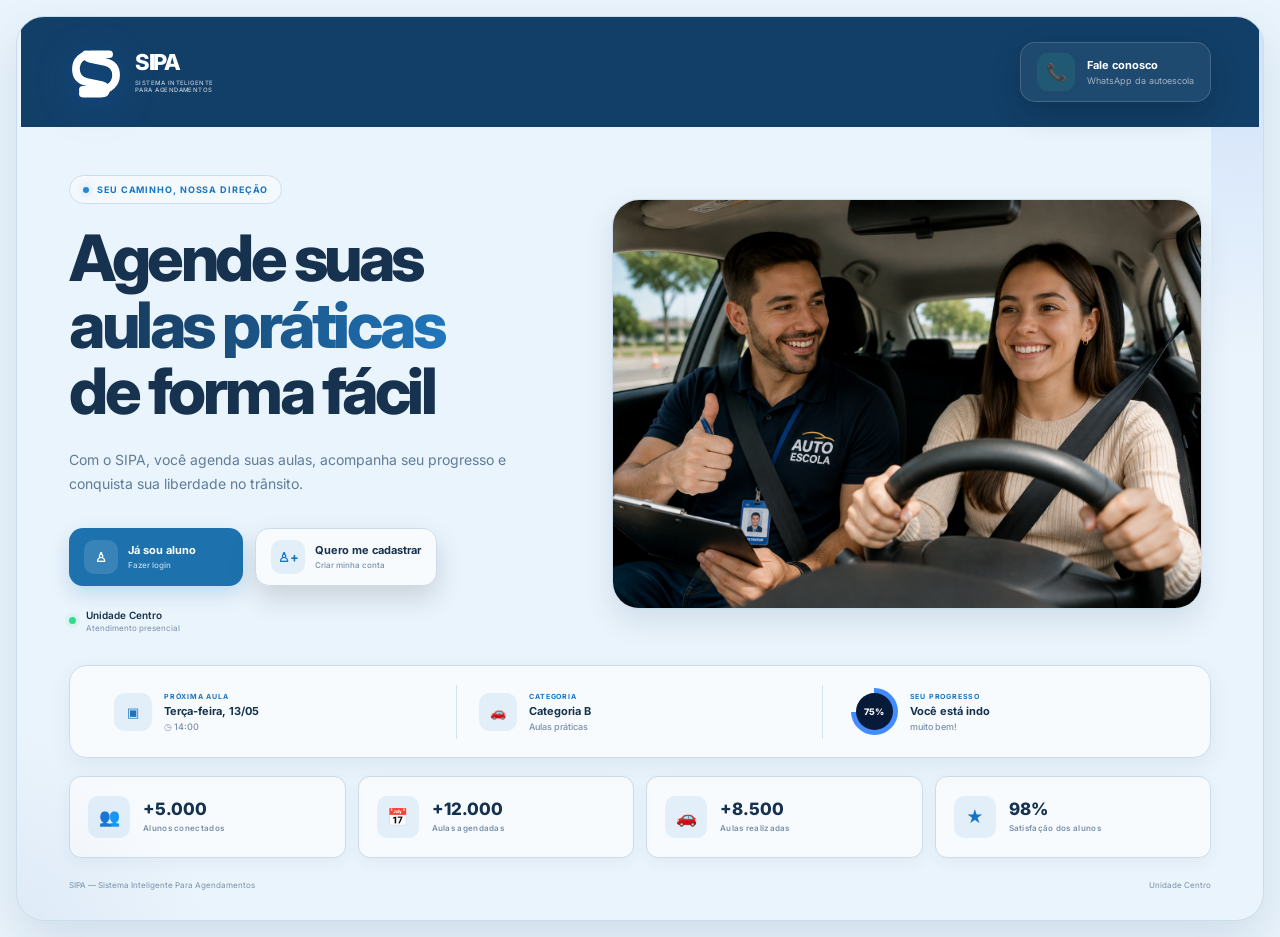
<file: index.html>
<!DOCTYPE html>
<html lang="pt-BR">

<head>

    <meta charset="UTF-8">

    <meta
        name="viewport"
        content="width=device-width, initial-scale=1.0"
    >

    <meta
        name="description"
        content="SIPA - Sistema Inteligente Para Agendamentos"
    >

    <title>
        SIPA | Sistema Inteligente Para Agendamentos
    </title>


    <!-- =========================================
         FONTE
         ========================================= -->

    <link
        rel="preconnect"
        href="https://fonts.googleapis.com"
    >

    <link
        rel="preconnect"
        href="https://fonts.gstatic.com"
        crossorigin
    >

    <link
        href="https://fonts.googleapis.com/css2?family=Inter:wght@400;500;600;700;800&display=swap"
        rel="stylesheet"
    >


    <!-- =========================================
         CSS
         ========================================= -->

    <link
        rel="stylesheet"
        href="css/style.css"
    >

</head>


<body>

    <!-- =========================================
         SIPA — PÁGINA INICIAL
         ========================================= -->

    <main class="sipa-page">


        <!-- =====================================
             HEADER
             ===================================== -->

        <header class="header">


            <!-- =================================
                 LOGO
                 ================================= -->

            <a
                href="index.html"
                class="logo"
                aria-label="SIPA"
            >

                <div
                    class="logo-symbol"
                    aria-hidden="true"
                >

                    <svg
                        viewBox="0 0 70 70"
                        xmlns="http://www.w3.org/2000/svg"
                    >

                        <path
                            d="M52 12H29C17 12 9 20 9 31C9 40 14 46 23 48L42 52C46 53 48 55 48 58C48 61 46 63 41 63H18"
                            fill="none"
                            stroke="currentColor"
                            stroke-width="10"
                            stroke-linecap="round"
                            stroke-linejoin="round"
                        />

                        <path
                            d="M18 58H41C53 58 61 50 61 39C61 30 56 24 47 22L28 18C24 17 22 15 22 12"
                            fill="none"
                            stroke="currentColor"
                            stroke-width="10"
                            stroke-linecap="round"
                            stroke-linejoin="round"
                        />

                    </svg>

                </div>


                <div class="logo-text">

                    <strong>
                        SIPA
                    </strong>

                    <span>
                        SISTEMA INTELIGENTE
                        <br>
                        PARA AGENDAMENTOS
                    </span>

                </div>

            </a>


            <!-- =================================
                 WHATSAPP
                 ================================= -->

            <a
                href="#"
                class="whatsapp-button"
                id="whatsapp-button"
            >

                <div class="whatsapp-icon">
    📞
</div>

                <div class="whatsapp-text">

                    <strong>
                        Fale conosco
                    </strong>

                    <span>
                        WhatsApp da autoescola
                    </span>

                </div>

            </a>

        </header>


        <!-- =====================================
             HERO
             ===================================== -->

        <section class="hero">


            <!-- =================================
                 CONTEÚDO ESQUERDO
                 ================================= -->

            <div class="hero-content">


                <!-- =================================
                     TAG
                     ================================= -->

                <div class="hero-tag">

                    <span class="tag-dot"></span>

                    SEU CAMINHO, NOSSA DIREÇÃO

                </div>


                <!-- =================================
                     TÍTULO
                     ================================= -->

                <h1>

                    Agende suas

                    <span>
                        aulas práticas
                    </span>

                    de forma fácil

                </h1>


                <!-- =================================
                     DESCRIÇÃO
                     ================================= -->

                <p class="hero-description">

                    Com o SIPA, você agenda suas aulas,
                    acompanha seu progresso e conquista
                    sua liberdade no trânsito.

                </p>


                <!-- =================================
                     BOTÕES
                     ================================= -->

                <div class="hero-actions">


                    <!-- =================================
                         LOGIN
                         ================================= -->

                    <a
                        href="login.html"
                        class="action-button action-primary"
                        id="student-login-btn"
                    >

                        <div class="action-icon">
                            ♙
                        </div>

                        <div class="action-text">

                            <strong>
                                Já sou aluno
                            </strong>

                            <span>
                                Fazer login
                            </span>

                        </div>

                    </a>


                    <!-- =================================
                         CADASTRO
                         ================================= -->

                    <a
                        href="login.html?cadastro=true"
                        class="action-button action-secondary"
                        id="register-btn"
                    >

                        <div class="action-icon">
                            ♙+
                        </div>

                        <div class="action-text">

                            <strong>
                                Quero me cadastrar
                            </strong>

                            <span>
                                Criar minha conta
                            </span>

                        </div>

                    </a>

                </div>


                <!-- =================================
                     UNIDADE
                     ================================= -->

                <div class="unit-info">

                    <span class="unit-status"></span>

                    <div>

                        <strong>
                            Unidade Centro
                        </strong>

                        <span>
                            Atendimento presencial
                        </span>

                    </div>

                </div>

            </div>


            <!-- =================================
                 IMAGEM DIREITA
                 ================================= -->

            <div class="hero-image-area">

                <div class="hero-image-wrapper">

                    <img
                        src="assets/images/aula-pratica.png"
                        alt="Instrutor acompanhando aluna durante aula prática de direção"
                        class="hero-image"
                    >

                </div>

            </div>

        </section>


        <!-- =====================================
             INFORMAÇÕES DA AULA
             ===================================== -->

        <section class="lesson-summary">


            <!-- =================================
                 PRÓXIMA AULA
                 ================================= -->

            <div class="summary-item">

                <div class="summary-icon">
                    ▣
                </div>

                <div class="summary-content">

                    <span class="summary-label">
                        PRÓXIMA AULA
                    </span>

                    <strong>
                        Terça-feira, 13/05
                    </strong>

                    <span class="summary-detail">
                        ◷ 14:00
                    </span>

                </div>

            </div>


            <!-- =================================
                 CATEGORIA
                 ================================= -->

            <div class="summary-item">

                <div class="summary-icon">
                    🚗
                </div>

                <div class="summary-content">

                    <span class="summary-label">
                        CATEGORIA
                    </span>

                    <strong>
                        Categoria B
                    </strong>

                    <span class="summary-detail">
                        Aulas práticas
                    </span>

                </div>

            </div>


            <!-- =================================
                 PROGRESSO
                 ================================= -->

            <div class="summary-item progress-item">

                <div class="progress-circle">

                    <span>
                        75%
                    </span>

                </div>

                <div class="summary-content">

                    <span class="summary-label">
                        SEU PROGRESSO
                    </span>

                    <strong>
                        Você está indo
                    </strong>

                    <span class="summary-detail">
                        muito bem!
                    </span>

                </div>

            </div>

        </section>

                <!-- =====================================
             ESTATÍSTICAS DO SIPA
             ===================================== -->

        <section class="sipa-stats">

            <div class="sipa-stat-card">
                <div class="sipa-stat-icon">👥</div>

                <div class="sipa-stat-content">
                    <strong>+5.000</strong>
                    <span>Alunos conectados</span>
                </div>
            </div>


            <div class="sipa-stat-card">
                <div class="sipa-stat-icon">📅</div>

                <div class="sipa-stat-content">
                    <strong>+12.000</strong>
                    <span>Aulas agendadas</span>
                </div>
            </div>


            <div class="sipa-stat-card">
                <div class="sipa-stat-icon">🚗</div>

                <div class="sipa-stat-content">
                    <strong>+8.500</strong>
                    <span>Aulas realizadas</span>
                </div>
            </div>


            <div class="sipa-stat-card">
                <div class="sipa-stat-icon">★</div>

                <div class="sipa-stat-content">
                    <strong>98%</strong>
                    <span>Satisfação dos alunos</span>
                </div>
            </div>

        </section>

        <!-- =====================================
             RODAPÉ
             ===================================== -->

        <footer class="footer">

            <span>
                SIPA — Sistema Inteligente Para Agendamentos
            </span>

            <span>
                Unidade Centro
            </span>

        </footer>


    </main>


    <!-- =========================================
         JAVASCRIPT
         ========================================= -->

</body>

</html>
</file>
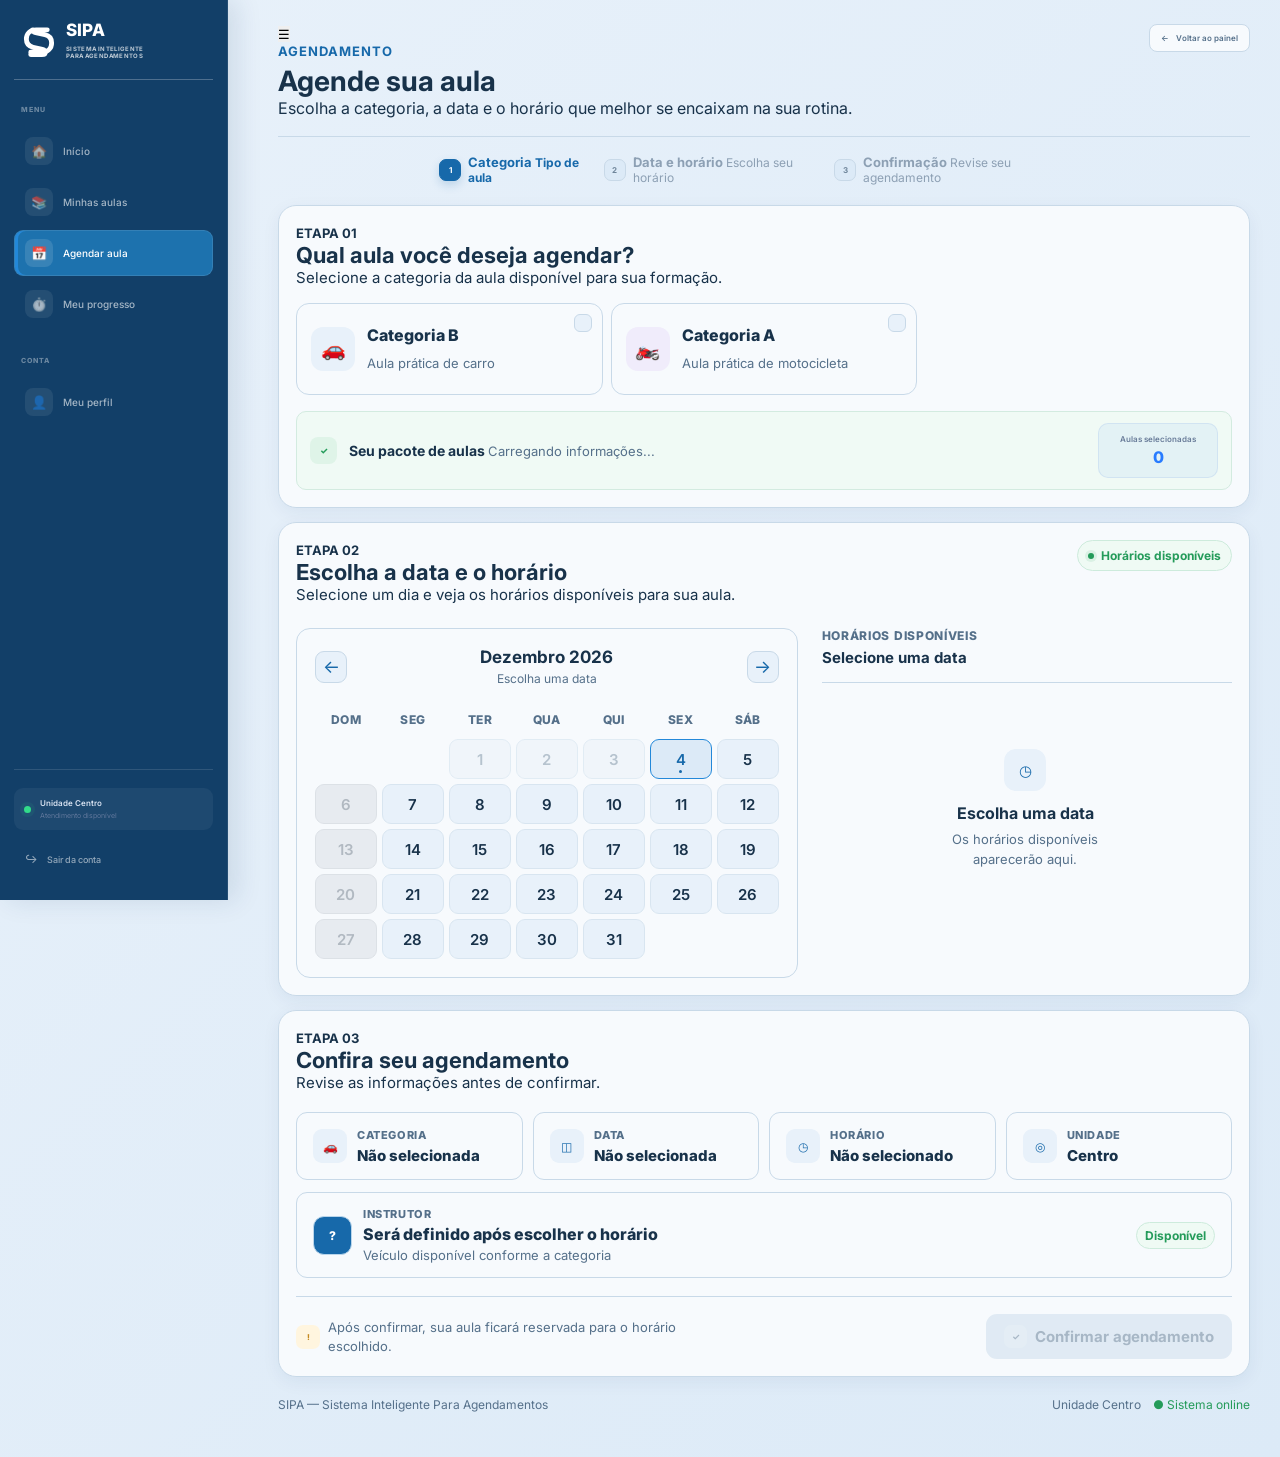
<file: agendamento.html>
<!DOCTYPE html>
<html lang="pt-BR">

<head>

    <meta charset="UTF-8">

    <meta
        name="viewport"
        content="width=device-width, initial-scale=1.0"
    >

    <meta
        name="description"
        content="Agendamento de aulas — SIPA"
    >

    <title>
        Agendar Aula | SIPA
    </title>


    <!-- =========================================
         FONTE
         ========================================= -->

    <link rel="preconnect" href="https://fonts.googleapis.com">

    <link
        rel="preconnect"
        href="https://fonts.gstatic.com"
        crossorigin
    >

    <link
        href="https://fonts.googleapis.com/css2?family=Inter:wght@400;500;600;700;800&display=swap"
        rel="stylesheet"
    >


    <!-- =========================================
         CSS
         ========================================= -->

    <link
    rel="stylesheet"
    href="css/agendamento.css"
>

<link
    rel="stylesheet"
    href="css/sidebar.css"
>

</head>


<body>


    <!-- =========================================
         PÁGINA DE AGENDAMENTO
         ========================================= -->

    <div class="booking-page">


        <!-- =====================================
             SIDEBAR
             ===================================== -->

        <aside class="sipa-sidebar">

    <!-- LOGO -->
    <a href="dashboard.html" class="sipa-sidebar-logo">

        <div class="sipa-sidebar-logo-symbol">

            <svg
                viewBox="0 0 70 70"
                xmlns="http://www.w3.org/2000/svg"
            >

                <path
                    d="M52 12H29C17 12 9 20 9 31C9 40 14 46 23 48L42 52C46 53 48 55 48 58C48 61 46 63 41 63H18"
                    fill="none"
                    stroke="currentColor"
                    stroke-width="10"
                    stroke-linecap="round"
                    stroke-linejoin="round"
                />

                <path
                    d="M18 58H41C53 58 61 50 61 39C61 30 56 24 47 22L28 18C24 17 22 15 22 12"
                    fill="none"
                    stroke="currentColor"
                    stroke-width="10"
                    stroke-linecap="round"
                    stroke-linejoin="round"
                />

            </svg>

        </div>

        <div class="sipa-sidebar-logo-text">
            <strong>SIPA</strong>

            <span>
                SISTEMA INTELIGENTE
                <br>
                PARA AGENDAMENTOS
            </span>
        </div>

    </a>


    <!-- MENU -->
    <nav class="sipa-sidebar-menu">

        <span class="sipa-sidebar-title">
            MENU
        </span>


        <a
            href="dashboard.html"
            class="sipa-sidebar-link"
        >
            <span class="sipa-sidebar-icon">🏠</span>
            Início
        </a>


        <a
            href="minhas-aulas.html"
            class="sipa-sidebar-link"
        >
            <span class="sipa-sidebar-icon">📚</span>
            Minhas aulas
        </a>


        <a
            href="agendamento.html"
            class="sipa-sidebar-link active"
        >
            <span class="sipa-sidebar-icon">📅</span>
            Agendar aula
        </a>


        <a
            href="meu-progresso.html"
            class="sipa-sidebar-link"
        >
            <span class="sipa-sidebar-icon">⏱️</span>
            Meu progresso
        </a>


        <span class="sipa-sidebar-title account">
            CONTA
        </span>


        <a
            href="meu-perfil.html"
            class="sipa-sidebar-link"
        >
            <span class="sipa-sidebar-icon">👤</span>
            Meu perfil
        </a>

    </nav>


    <!-- PARTE INFERIOR -->
    <div class="sipa-sidebar-bottom">

        <div class="sipa-sidebar-unit">

            <span class="sipa-sidebar-status"></span>

            <div class="sipa-sidebar-unit-text">

                <strong>
                    Unidade Centro
                </strong>

                <small>
                    Atendimento disponível
                </small>

            </div>

        </div>


        <button
            type="button"
            id="booking-logout"
            class="sipa-sidebar-logout"
        >
            <span>↪</span>
            Sair da conta
        </button>

    </div>

</aside>


        <!-- =====================================
             CONTEÚDO
             ===================================== -->

        <main class="booking-main">


            <!-- =================================
                 HEADER
                 ================================= -->

            <header class="booking-header">


                <div class="booking-header-left">

                    <button
                        type="button"
                        id="booking-mobile-menu"
                        class="booking-mobile-menu"
                        aria-label="Abrir menu"
                    >
                        ☰
                    </button>


                    <div>

                        <span class="booking-eyebrow">
                            AGENDAMENTO
                        </span>

                        <h1>
                            Agende sua aula
                        </h1>

                        <p>
                            Escolha a categoria, a data e o horário
                            que melhor se encaixam na sua rotina.
                        </p>

                    </div>

                </div>


                <a
                    href="dashboard.html"
                    class="back-dashboard"
                >

                    <span>
                        ←
                    </span>

                    Voltar ao painel

                </a>

            </header>


            <!-- =================================
                 INDICADOR DE ETAPAS
                 ================================= -->

            <div class="booking-steps">


                <div
                    class="booking-step active"
                    data-step="1"
                >

                    <span class="step-number">
                        1
                    </span>

                    <div>

                        <strong>
                            Categoria
                        </strong>

                        <span>
                            Tipo de aula
                        </span>

                    </div>

                </div>


                <span class="step-line"></span>


                <div
                    class="booking-step"
                    data-step="2"
                >

                    <span class="step-number">
                        2
                    </span>

                    <div>

                        <strong>
                            Data e horário
                        </strong>

                        <span>
                            Escolha seu horário
                        </span>

                    </div>

                </div>


                <span class="step-line"></span>


                <div
                    class="booking-step"
                    data-step="3"
                >

                    <span class="step-number">
                        3
                    </span>

                    <div>

                        <strong>
                            Confirmação
                        </strong>

                        <span>
                            Revise seu agendamento
                        </span>

                    </div>

                </div>

            </div>


            <!-- =================================
                 ÁREA DE AGENDAMENTO
                 ================================= -->

            <section class="booking-content">


                <!-- =================================
                     ESCOLHA DA CATEGORIA
                     ================================= -->

                <div class="booking-card category-card">


                    <div class="booking-card-header">

                        <div>

                            <span class="booking-card-eyebrow">
                                ETAPA 01
                            </span>

                            <h2>
                                Qual aula você deseja agendar?
                            </h2>

                            <p>
                                Selecione a categoria da aula disponível
                                para sua formação.
                            </p>

                        </div>

                    </div>


                    <div class="category-options">


                        <!-- CARRO -->

                        <button
                            type="button"
                            class="category-option"
                            data-category="B"
                        >

                            <div class="category-option-icon">
                                🚗
                            </div>


                            <div class="category-option-info">

                                <strong>
                                    Categoria B
                                </strong>

                                <span>
                                    Aula prática de carro
                                </span>

                            </div>


                            <span class="category-option-check">
                                ✓
                            </span>

                        </button>


                        <!-- MOTO -->

                        <button
                            type="button"
                            class="category-option"
                            data-category="A"
                        >

                            <div class="category-option-icon motorcycle">
                                🏍️
                            </div>


                            <div class="category-option-info">

                                <strong>
                                    Categoria A
                                </strong>

                                <span>
                                    Aula prática de motocicleta
                                </span>

                            </div>


                            <span class="category-option-check">
                                ✓
                            </span>

                        </button>


                    </div>


                    <!-- INFORMAÇÃO DO ALUNO -->

                    <div class="booking-student-info">

    <div class="student-info-icon">
        ✓
    </div>

    <div>
        <strong>
            Seu pacote de aulas
        </strong>

        <span id="booking-package-info">
            Carregando informações...
        </span>
    </div>

    <div class="booking-selection-counter">

        <span>
            Aulas selecionadas
        </span>

        <strong id="selected-lessons-count">
            0
        </strong>

    </div>

</div>


                </div>
                                <!-- =================================
                     DATA E HORÁRIO
                     ================================= -->

                <div class="booking-card schedule-card">


                    <div class="booking-card-header">

                        <div>

                            <span class="booking-card-eyebrow">
                                ETAPA 02
                            </span>

                            <h2>
                                Escolha a data e o horário
                            </h2>

                            <p>
                                Selecione um dia e veja os horários
                                disponíveis para sua aula.
                            </p>

                        </div>


                        <div class="availability-status">

                            <span class="availability-dot"></span>

                            Horários disponíveis

                        </div>

                    </div>


                    <!-- =================================
                         CALENDÁRIO
                         ================================= -->

                    <div class="schedule-layout">


                        <!-- CALENDÁRIO -->

                        <div class="calendar-area">


                            <div class="calendar-header">

                                <button
                                    type="button"
                                    class="calendar-navigation"
                                    id="previous-month"
                                    aria-label="Mês anterior"
                                >
                                    ←
                                </button>


                                <div class="calendar-month">

                                    <strong id="calendar-month">
                                        Agosto 2026
                                    </strong>

                                    <span>
                                        Escolha uma data
                                    </span>

                                </div>


                                <button
                                    type="button"
                                    class="calendar-navigation"
                                    id="next-month"
                                    aria-label="Próximo mês"
                                >
                                    →
                                </button>

                            </div>


                            <!-- DIAS DA SEMANA -->

                            <div class="calendar-weekdays">

                                <span>
                                    DOM
                                </span>

                                <span>
                                    SEG
                                </span>

                                <span>
                                    TER
                                </span>

                                <span>
                                    QUA
                                </span>

                                <span>
                                    QUI
                                </span>

                                <span>
                                    SEX
                                </span>

                                <span>
                                    SÁB
                                </span>

                            </div>


                            <!-- DIAS -->

                            <div
                                class="calendar-days"
                                id="calendar-days"
                            >

                                <!--
                                    Os dias serão
                                    preenchidos pelo JavaScript.
                                -->

                            </div>


                        </div>


                        <!-- =================================
                             HORÁRIOS
                             ================================= -->

                        <div class="time-area">


                            <div class="time-header">

                                <span>
                                    HORÁRIOS DISPONÍVEIS
                                </span>

                                <strong id="selected-date-label">
                                    Selecione uma data
                                </strong>

                            </div>


                            <div
                                class="time-slots"
                                id="time-slots"
                            >

                                <div class="empty-time-state">

                                    <span class="empty-time-icon">
                                        ◷
                                    </span>

                                    <strong>
                                        Escolha uma data
                                    </strong>

                                    <span>
                                        Os horários disponíveis
                                        aparecerão aqui.
                                    </span>

                                </div>

                            </div>


                        </div>

                    </div>


                </div>


                <!-- =================================
                     RESUMO DO AGENDAMENTO
                     ================================= -->

                <div class="booking-card confirmation-card">


                    <div class="booking-card-header">

                        <div>

                            <span class="booking-card-eyebrow">
                                ETAPA 03
                            </span>

                            <h2>
                                Confira seu agendamento
                            </h2>

                            <p>
                                Revise as informações antes de confirmar.
                            </p>

                        </div>

                    </div>


                    <div class="booking-summary">


                        <div class="summary-item">

                            <span class="summary-item-icon">
                                🚗
                            </span>

                            <div>

                                <span>
                                    CATEGORIA
                                </span>

                                <strong id="summary-category">
                                    Não selecionada
                                </strong>

                            </div>

                        </div>


                        <div class="summary-item">

                            <span class="summary-item-icon">
                                ◫
                            </span>

                            <div>

                                <span>
                                    DATA
                                </span>

                                <strong id="summary-date">
                                    Não selecionada
                                </strong>

                            </div>

                        </div>


                        <div class="summary-item">

                            <span class="summary-item-icon">
                                ◷
                            </span>

                            <div>

                                <span>
                                    HORÁRIO
                                </span>

                                <strong id="summary-time">
                                    Não selecionado
                                </strong>

                            </div>

                        </div>


                        <div class="summary-item">

                            <span class="summary-item-icon">
                                ◎
                            </span>

                            <div>

                                <span>
                                    UNIDADE
                                </span>

                                <strong>
                                    Centro
                                </strong>

                            </div>

                        </div>


                    </div>


                    <!-- =================================
                         INSTRUTOR
                         ================================= -->

                    <div
                        class="instructor-preview"
                        id="instructor-preview"
                    >

                        <div class="instructor-avatar">
                            ?
                        </div>


                        <div class="instructor-info">

                            <span>
                                INSTRUTOR
                            </span>

                            <strong id="selected-instructor">
                                Será definido após escolher o horário
                            </strong>

                            <small id="selected-vehicle">
                                Veículo disponível conforme a categoria
                            </small>

                        </div>


                        <span class="instructor-status">
                            Disponível
                        </span>

                    </div>


                    <!-- =================================
                         BOTÃO CONFIRMAR
                         ================================= -->

                    <div class="booking-confirm-area">


                        <div class="booking-warning">

                            <span>
                                !
                            </span>

                            <p>
                                Após confirmar, sua aula ficará
                                reservada para o horário escolhido.
                            </p>

                        </div>


                        <button
                            type="button"
                            class="confirm-booking-button"
                            id="confirm-booking"
                            disabled
                        >

                            <span>
                                ✓
                            </span>

                            Confirmar agendamento

                        </button>

                    </div>


                    <!-- MENSAGEM -->

                    <div
                        class="booking-message"
                        id="booking-message"
                        role="alert"
                        aria-live="polite"
                    ></div>


                </div>


            </section>
                        <!-- =====================================
                 FOOTER
                 ===================================== -->

            <footer class="booking-footer">

                <span>
                    SIPA — Sistema Inteligente Para Agendamentos
                </span>

                <div>

                    <span>
                        Unidade Centro
                    </span>

                    <span class="footer-status">
                        ● Sistema online
                    </span>

                </div>

            </footer>


        </main>


    </div>


    <!-- =========================================
         JAVASCRIPT
         ========================================= -->

    <script
        src="js/agendamento.js"
    ></script>


</body>

</html>
</file>
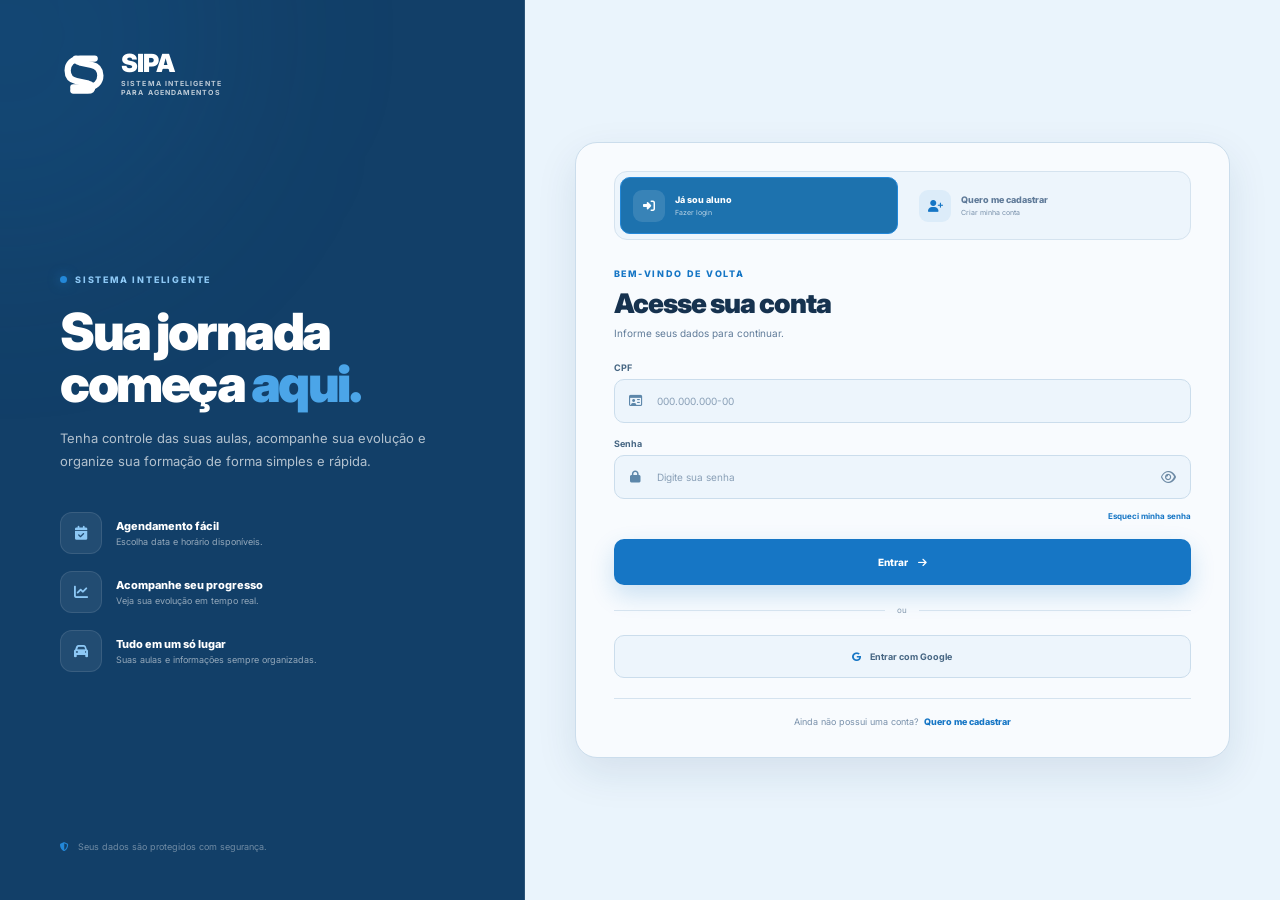
<file: dashboard.html>
<!DOCTYPE html>
<html lang="pt-BR">

<head>

    <meta charset="UTF-8">

    <meta
        name="viewport"
        content="width=device-width, initial-scale=1.0"
    >

    <meta
        name="description"
        content="Painel do aluno — SIPA"
    >

    <title>
        Painel do Aluno | SIPA
    </title>

    <link rel="stylesheet" href="css/sidebar.css">

    <!-- =========================================
         FONTE
         ========================================= -->

    <link rel="preconnect" href="https://fonts.googleapis.com">

    <link
        rel="preconnect"
        href="https://fonts.gstatic.com"
        crossorigin
    >

    <link
        href="https://fonts.googleapis.com/css2?family=Inter:wght@400;500;600;700;800&display=swap"
        rel="stylesheet"
    >


    <!-- =========================================
         CSS DO DASHBOARD
         ========================================= -->

    <link
        rel="stylesheet"
        href="css/dashboard.css"
    >

</head>


<body>


    <!-- =========================================
         DASHBOARD
         ========================================= -->

    <div class="dashboard-page">


        <!-- =====================================
             BARRA LATERAL
             ===================================== -->

        <aside class="sipa-sidebar">

    <!-- LOGO -->
    <a href="dashboard.html" class="sipa-sidebar-logo">

        <div class="sipa-sidebar-logo-symbol">

            <svg
                viewBox="0 0 70 70"
                fill="none"
                xmlns="http://www.w3.org/2000/svg"
            >
                <path
                    d="M52 12H29C17 12 9 20 9 31C9 40 14 46 23 48L42 52C46 53 48 55 48 58C48 61 46 63 41 63H18"
                    fill="none"
                    stroke="currentColor"
                    stroke-width="10"
                    stroke-linecap="round"
                    stroke-linejoin="round"
                />

                <path
                    d="M18 58H41C53 58 61 50 61 39C61 30 56 24 47 22L28 18C24 17 22 15 22 12"
                    fill="none"
                    stroke="currentColor"
                    stroke-width="10"
                    stroke-linecap="round"
                    stroke-linejoin="round"
                />
            </svg>

        </div>

        <div class="sipa-sidebar-logo-text">

            <strong>SIPA</strong>

            <span>
                SISTEMA INTELIGENTE
                <br>
                PARA AGENDAMENTOS
            </span>

        </div>

    </a>


    <!-- MENU -->
    <nav class="sipa-sidebar-menu">

        <span class="sipa-sidebar-title">
            MENU
        </span>


        <!-- INÍCIO -->
        <a
            href="dashboard.html"
            class="sipa-sidebar-link active"
        >

            <span class="sipa-sidebar-icon">
                🏠
            </span>

            <span>
                Início
            </span>

        </a>


        <!-- MINHAS AULAS -->
        <a
            href="minhas-aulas.html"
            class="sipa-sidebar-link"
        >

            <span class="sipa-sidebar-icon">
                📚
            </span>

            <span>
                Minhas aulas
            </span>

        </a>


        <!-- AGENDAR AULA -->
        <a
            href="agendamento.html"
            class="sipa-sidebar-link"
        >

            <span class="sipa-sidebar-icon">
                📅
            </span>

            <span>
                Agendar aula
            </span>

        </a>


        <!-- MEU PROGRESSO -->
        <a
            href="meu-progresso.html"
            class="sipa-sidebar-link"
        >

            <span class="sipa-sidebar-icon">
                ⏱️
            </span>

            <span>
                Meu progresso
            </span>

        </a>


        <!-- CONTA -->
        <span class="sipa-sidebar-title account">
            CONTA
        </span>


        <!-- PERFIL -->
        <a
            href="meu-perfil.html"
            class="sipa-sidebar-link"
        >

            <span class="sipa-sidebar-icon">
                👤
            </span>

            <span>
                Meu perfil
            </span>

        </a>

    </nav>


    <!-- RODAPÉ -->
    <div class="sipa-sidebar-bottom">

        <div class="sipa-sidebar-unit">

            <span class="sipa-sidebar-status"></span>

            <div class="sipa-sidebar-unit-text">

                <strong>
                    Unidade Centro
                </strong>

                <small>
                    Atendimento disponível
                </small>

            </div>

        </div>


        <!-- SAIR -->
        <button
            type="button"
            id="logout-button"
            class="sipa-sidebar-logout"
        >

            <span>
                ↪
            </span>

            Sair da conta

        </button>

    </div>

</aside>


        <!-- =====================================
             CONTEÚDO PRINCIPAL
             ===================================== -->

        <main class="dashboard-main">


            <!-- =================================
                 TOPO
                 ================================= -->

            <header class="dashboard-header">


                <div class="mobile-menu-button">

                    <button
                        type="button"
                        id="mobile-menu-button"
                        aria-label="Abrir menu"
                    >
                        ☰
                    </button>

                </div>


                <div class="header-greeting">

                    <span>
                        PAINEL DO ALUNO
                    </span>

                    <h1>
                        Olá, <strong id="student-name">
                            Aluno
                        </strong>! 👋
                    </h1>

                </div>


                <div class="header-actions">


                    <button
                        type="button"
                        class="notification-button"
                        id="notification-button"
                        aria-label="Notificações"
                    >

                        ◇

                        <span class="notification-badge">
                            2
                        </span>

                    </button>


                    <div class="header-profile">

                        <div class="profile-avatar">
                            <span id="student-initial">
                                A
                            </span>
                        </div>


                        <div class="header-profile-info">

                            <strong id="header-student-name">
                                Aluno
                            </strong>

                            <span id="header-student-category">
                                Categoria B
                            </span>

                        </div>

                    </div>

                </div>

            </header>


            <!-- =================================
                 CONTEÚDO
                 ================================= -->

            <section class="dashboard-content">


                <!-- =================================
                     BANNER DE BOAS-VINDAS
                     ================================= -->

                <div class="welcome-banner">


                    <div class="welcome-text">

                        <span class="welcome-tag">
                            SUA JORNADA
                        </span>


                        <h2>
                            Continue avançando
                            <span>
                                rumo à sua habilitação.
                            </span>
                        </h2>


                        <p>
                            Organize suas aulas, acompanhe
                            seu progresso e mantenha tudo
                            sob controle.
                        </p>


                    </div>


                    <div class="welcome-progress">

                        <div class="progress-circle">

                            <span id="progress-percent">
                                75%
                            </span>

                        </div>


                        <div>

                            <strong>
                                Seu progresso
                            </strong>

                            <span>
                                Você está indo muito bem!
                            </span>

                        </div>

                    </div>


                </div>


                <!-- =================================
                     CARDS DE RESUMO
                     ================================= -->

                <div class="summary-grid">


                    <div class="summary-card">

                        <div class="summary-icon blue">
                            □
                        </div>


                        <div class="summary-info">

                            <span>
                                AULAS RESTANTES
                            </span>

                            <strong id="remaining-lessons">
                                12
                            </strong>

                            <small>
                                aulas disponíveis
                            </small>

                        </div>

                    </div>


                    <div class="summary-card">

                        <div class="summary-icon purple">
                            ◫
                        </div>


                        <div class="summary-info">

                            <span>
                                CATEGORIA
                            </span>

                            <strong id="student-category">
                                B
                            </strong>

                            <small>
                                aulas práticas
                            </small>

                        </div>

                    </div>


                    <div class="summary-card">

                        <div class="summary-icon green">
                            ✓
                        </div>


                        <div class="summary-info">

                            <span>
                                PACOTE
                            </span>

                            <strong id="student-package">
                                20
                            </strong>

                            <small>
                                aulas contratadas
                            </small>

                        </div>

                    </div>


                </div>
                                <!-- =================================
                     PRÓXIMA AULA
                     ================================= -->

                <div class="dashboard-grid">


                    <!-- =============================
                         CARD PRÓXIMA AULA
                         ============================= -->

                    <div class="next-lesson-card">


                        <div class="card-header">

                            <div>

                                <span class="card-eyebrow">
                                    PRÓXIMA AULA
                                </span>

                                <h3>
                                    Sua próxima aula prática
                                </h3>

                            </div>


                            <span class="lesson-status">
                                Confirmada
                            </span>

                        </div>


                        <div class="next-lesson-content">


                            <div class="lesson-date">

                                <span
                                    class="lesson-day"
                                    id="next-lesson-day"
                                >
                                    13
                                </span>


                                <div>

                                    <strong id="next-lesson-weekday">
                                        Terça-feira
                                    </strong>

                                    <span id="next-lesson-month">
                                        Maio de 2026
                                    </span>

                                </div>

                            </div>


                            <div class="lesson-divider"></div>


                            <div class="lesson-details">


                                <div class="lesson-detail">

                                    <span class="detail-icon">
                                        ◷
                                    </span>

                                    <div>

                                        <span>
                                            HORÁRIO
                                        </span>

                                        <strong id="next-lesson-time">
                                            14:00
                                        </strong>

                                    </div>

                                </div>


                                <div class="lesson-detail">

                                    <span class="detail-icon">
                                        🚗
                                    </span>

                                    <div>

                                        <span>
                                            CATEGORIA
                                        </span>

                                        <strong id="next-lesson-category">
                                            B
                                        </strong>

                                    </div>

                                </div>


                                <div class="lesson-detail">

                                    <span class="detail-icon">
                                        ◎
                                    </span>

                                    <div>

                                        <span>
                                            INSTRUTOR
                                        </span>

                                        <strong id="next-lesson-instructor">
                                            Carlos Mendes
                                        </strong>

                                    </div>

                                </div>


                            </div>


                        </div>


                        <div class="lesson-footer">

                            <span id="next-lesson-location">
    Localização da aula
</span>


                            <button
                                type="button"
                                class="secondary-button"
                                id="view-lesson-button"
                            >
                                Ver detalhes
                                <span>→</span>
                            </button>

                        </div>


                    </div>


                    <!-- =============================
                         AÇÕES RÁPIDAS
                         ============================= -->

                    <div class="quick-actions-card">


                        <div class="card-header">

                            <div>

                                <span class="card-eyebrow">
                                    ACESSO RÁPIDO
                                </span>

                                <h3>
                                    O que você deseja fazer?
                                </h3>

                            </div>

                        </div>


                        <div class="quick-actions">


                            <button
                                type="button"
                                class="quick-action"
                                data-action="schedule"
                            >

                                <span class="quick-action-icon blue">
                                    +
                                </span>


                                <div>

                                    <strong>
                                        Agendar aula
                                    </strong>

                                    <span>
                                        Escolha uma data e horário
                                    </span>

                                </div>


                                <span class="quick-arrow">
                                    →
                                </span>

                            </button>


                            <button
                                type="button"
                                class="quick-action"
                                data-action="lessons"
                            >

                                <span class="quick-action-icon purple">
                                    □
                                </span>


                                <div>

                                    <strong>
                                        Minhas aulas
                                    </strong>

                                    <span>
                                        Consulte seus agendamentos
                                    </span>

                                </div>


                                <span class="quick-arrow">
                                    →
                                </span>

                            </button>


                            <button
                                type="button"
                                class="quick-action"
                                data-action="progress"
                            >

                                <span class="quick-action-icon green">
                                    ◔
                                </span>


                                <div>

                                    <strong>
                                        Meu progresso
                                    </strong>

                                    <span>
                                        Veja sua evolução
                                    </span>

                                </div>


                                <span class="quick-arrow">
                                    →
                                </span>

                            </button>


                        </div>


                    </div>


                </div>


                <!-- =================================
                     AGENDA RECENTE
                     ================================= -->

                <div class="recent-lessons-card">


                    <div class="card-header">


                        <div>

                            <span class="card-eyebrow">
                                AGENDA
                            </span>

                            <h3>
                                Próximas aulas
                            </h3>

                        </div>


                        <button
                            type="button"
                            class="text-button"
                            id="view-all-lessons"
                        >
                            Ver todas
                            <span>→</span>
                        </button>


                    </div>


                    <div
    class="lessons-list"
    id="lessons-list"
>
</div>


                    
                                <!-- =================================
                     PROGRESSO DA HABILITAÇÃO
                     ================================= -->

                <div class="progress-section">

                    <div class="progress-card">

                        <div class="card-header">

                            <div>

                                <span class="card-eyebrow">
                                    SEU PROGRESSO
                                </span>

                                <h3>
                                    Evolução da sua habilitação
                                </h3>

                            </div>

                            <span
                                class="progress-number"
                                id="progress-number"
                            >
                                75%
                            </span>

                        </div>


                        <div class="progress-bar-container">

                            <div
                                class="progress-bar"
                                id="progress-bar"
                                style="width: 75%;"
                            ></div>

                        </div>


                        <div class="progress-footer">

                            <span>
                                Você está no caminho certo!
                            </span>

                            <strong>
                                Continue assim 🚗
                            </strong>

                        </div>

                    </div>


                    <!-- =============================
                         INFORMAÇÕES DA HABILITAÇÃO
                         ============================= -->

                    <div class="license-card">

                        <div class="license-icon">
                            🚘
                        </div>


                        <div class="license-info">

                            <span>
                                SUA CATEGORIA
                            </span>

                            <strong id="license-category">
                                Categoria B
                            </strong>

                            <small>
                                Formação para dirigir carros
                            </small>

                        </div>


                        <span class="license-status">
                            Em andamento
                        </span>

                    </div>

                </div>


                <!-- =================================
                     AVISO
                     ================================= -->

                <div class="dashboard-notice">

                    <div class="notice-icon">
                        !
                    </div>


                    <div class="notice-content">

                        <strong>
                            Lembrete importante
                        </strong>

                        <span>
                            Chegue com pelo menos 10 minutos
                            de antecedência para sua próxima aula.
                        </span>

                    </div>

                </div>


            </section>


            <!-- =====================================
                 FOOTER
                 ===================================== -->

            <footer class="dashboard-footer">

                <span>
                    SIPA — Sistema Inteligente Para Agendamentos
                </span>


                <span>
                    © 2026
                </span>

            </footer>


        </main>


    </div>


        <!-- =========================================
         JAVASCRIPT
         ========================================= -->

    <script src="js/dados.js"></script>
    <script src="js/dashboard.js"></script>

</body>

</html>
</file>
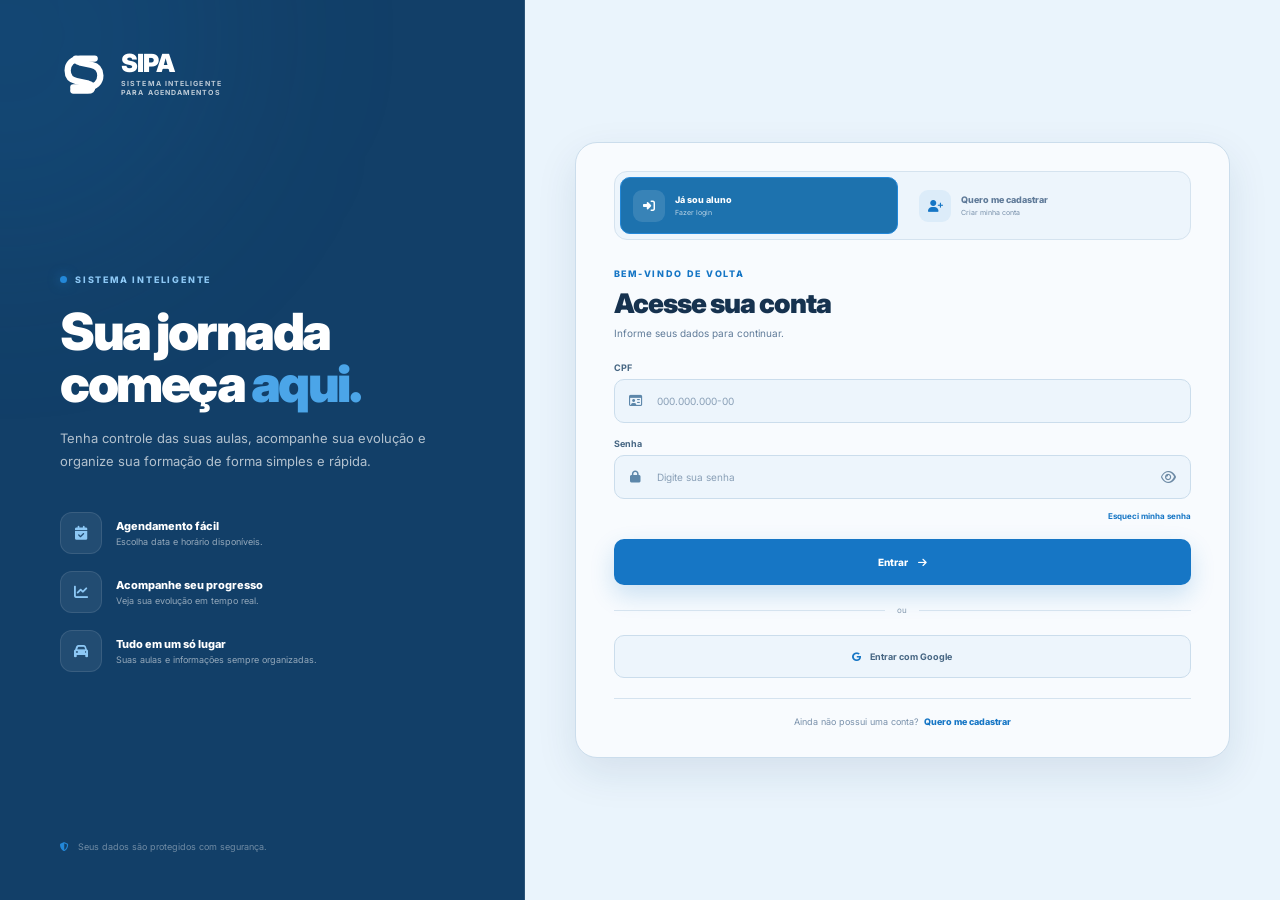
<file: login.html>
<!DOCTYPE html>
<html lang="pt-BR">

<head>

    <meta charset="UTF-8">

    <meta
        name="viewport"
        content="width=device-width, initial-scale=1.0"
    >

    <title>SIPA | Acesso</title>


    <!-- =========================================
         CSS
         ========================================= -->

    <link
        rel="stylesheet"
        href="css/login.css"
    >


    <!-- =========================================
         FONTE
         ========================================= -->

    <link
        rel="preconnect"
        href="https://fonts.googleapis.com"
    >

    <link
        rel="preconnect"
        href="https://fonts.gstatic.com"
        crossorigin
    >

    <link
        href="https://fonts.googleapis.com/css2?family=Inter:wght@400;500;600;700;800;900&display=swap"
        rel="stylesheet"
    >


    <!-- =========================================
         FONT AWESOME
         ========================================= -->

    <link
        rel="stylesheet"
        href="https://cdnjs.cloudflare.com/ajax/libs/font-awesome/6.7.2/css/all.min.css"
    >

</head>


<body class="login-page">


<div class="login-container">


    <!-- =========================================
         LADO ESQUERDO
         ========================================= -->

    <section class="login-intro">


        <!-- LOGO -->

        <a
            href="index.html"
            class="login-logo"
        >

            <div class="login-logo-symbol">

                <svg
                    viewBox="0 0 70 70"
                    xmlns="http://www.w3.org/2000/svg"
                >

                    <path
                        d="M52 12H29C17 12 9 20 9 31C9 40 14 46 23 48L42 52C46 53 48 55 48 58C48 61 46 63 41 63H18"
                        fill="none"
                        stroke="currentColor"
                        stroke-width="10"
                        stroke-linecap="round"
                        stroke-linejoin="round"
                    />

                    <path
                        d="M18 58H41C53 58 61 50 61 39C61 30 56 24 47 22L28 18C24 17 22 15 22 12"
                        fill="none"
                        stroke="currentColor"
                        stroke-width="10"
                        stroke-linecap="round"
                        stroke-linejoin="round"
                    />

                </svg>

            </div>


            <div>

                <strong>
                    SIPA
                </strong>

                <span>
                    SISTEMA INTELIGENTE
                    <br>
                    PARA AGENDAMENTOS
                </span>

            </div>

        </a>



        <!-- TEXTO -->

        <div class="login-intro-content">


            <span class="login-eyebrow">
                SISTEMA INTELIGENTE
            </span>


            <h1>
                Sua jornada começa
                <span>aqui.</span>
            </h1>


            <p>
                Tenha controle das suas aulas,
                acompanhe sua evolução e organize
                sua formação de forma simples e rápida.
            </p>



            <!-- BENEFÍCIOS -->

            <div class="login-benefits">


                <div class="login-benefit">

                    <div class="login-benefit-icon">

                        <i class="fa-solid fa-calendar-check"></i>

                    </div>

                    <div>

                        <strong>
                            Agendamento fácil
                        </strong>

                        <span>
                            Escolha data e horário
                            disponíveis.
                        </span>

                    </div>

                </div>



                <div class="login-benefit">

                    <div class="login-benefit-icon">

                        <i class="fa-solid fa-chart-line"></i>

                    </div>

                    <div>

                        <strong>
                            Acompanhe seu progresso
                        </strong>

                        <span>
                            Veja sua evolução em tempo real.
                        </span>

                    </div>

                </div>



                <div class="login-benefit">

                    <div class="login-benefit-icon">

                        <i class="fa-solid fa-car"></i>

                    </div>

                    <div>

                        <strong>
                            Tudo em um só lugar
                        </strong>

                        <span>
                            Suas aulas e informações
                            sempre organizadas.
                        </span>

                    </div>

                </div>


            </div>


        </div>



        <!-- RODAPÉ -->

        <div class="login-intro-footer">

            <i class="fa-solid fa-shield-halved"></i>

            Seus dados são protegidos com segurança.

        </div>


    </section>



    <!-- =========================================
         LADO DIREITO
         ========================================= -->

    <section class="login-form-area">


        <div class="login-card">


            <!-- =====================================
                 SELETOR LOGIN / CADASTRO
                 ===================================== -->

            <div class="access-switch">


                <button
                    type="button"
                    id="login-mode-button"
                    class="access-switch-button active"
                >

                    <i class="fa-solid fa-right-to-bracket"></i>

                    <span>

                        <strong>
                            Já sou aluno
                        </strong>

                        <small>
                            Fazer login
                        </small>

                    </span>

                </button>



                <button
                    type="button"
                    id="register-mode-button"
                    class="access-switch-button"
                >

                    <i class="fa-solid fa-user-plus"></i>

                    <span>

                        <strong>
                            Quero me cadastrar
                        </strong>

                        <small>
                            Criar minha conta
                        </small>

                    </span>

                </button>


            </div>



            <!-- =====================================
                 ÁREA DE LOGIN
                 ===================================== -->

            <div
                id="login-panel"
                class="access-panel active"
            >


                <div class="login-header">

                    <span class="form-eyebrow">
                        BEM-VINDO DE VOLTA
                    </span>


                    <h2>
                        Acesse sua conta
                    </h2>


                    <p>
                        Informe seus dados para continuar.
                    </p>

                </div>



                <!-- MENSAGEM -->

                <div
                    id="login-message"
                    class="form-message"
                ></div>



                <!-- FORM LOGIN -->

                <form
                    id="login-form"
                    class="login-form"
                >


                    <!-- CPF -->

                    <div class="form-field">

                        <label for="login-cpf">
                            CPF
                        </label>


                        <div class="input-wrapper">

                            <i class="fa-regular fa-id-card"></i>

                            <input
                                type="text"
                                id="login-cpf"
                                placeholder="000.000.000-00"
                                maxlength="14"
                                autocomplete="username"
                            >

                        </div>

                    </div>



                    <!-- SENHA -->

                    <div class="form-field">

                        <label for="login-password">
                            Senha
                        </label>


                        <div class="input-wrapper">

                            <i class="fa-solid fa-lock"></i>

                            <input
                                type="password"
                                id="login-password"
                                placeholder="Digite sua senha"
                                autocomplete="current-password"
                            >


                            <button
                                type="button"
                                id="password-toggle"
                                class="password-toggle"
                                aria-label="Mostrar senha"
                            >

                                <i class="fa-regular fa-eye"></i>

                            </button>

                        </div>

                    </div>



                    <!-- ESQUECI SENHA -->

                    <div class="login-options">

                        <span></span>

                        <button
                            type="button"
                            id="forgot-password"
                        >
                            Esqueci minha senha
                        </button>

                    </div>



                    <!-- ENTRAR -->

                    <button
                        type="submit"
                        id="login-submit"
                        class="primary-button"
                    >

                        <span>
                            Entrar
                        </span>

                        <i class="fa-solid fa-arrow-right"></i>

                    </button>


                </form>



                <!-- DIVISOR -->

                <div class="form-divider">

                    <span>
                        ou
                    </span>

                </div>



                <!-- GOOGLE -->

                <button
                    type="button"
                    id="google-login"
                    class="secondary-button"
                >

                    <i class="fa-brands fa-google"></i>

                    Entrar com Google

                </button>



                <!-- RODAPÉ -->

                <div class="form-bottom-text">

                    Ainda não possui uma conta?

                    <button
                        type="button"
                        id="bottom-register-button"
                    >
                        Quero me cadastrar
                    </button>

                </div>


            </div>



            <!-- =====================================
                 ÁREA DE CADASTRO
                 ===================================== -->

            <div
                id="register-panel"
                class="access-panel"
            >


                <div class="login-header">

                    <span class="form-eyebrow">
                        NOVO ALUNO
                    </span>


                    <h2>
                        Crie sua conta
                    </h2>


                    <p>
                        Preencha seus dados para começar.
                    </p>

                </div>



                <!-- MENSAGEM -->

                <div
                    id="cadastro-message"
                    class="form-message"
                ></div>



                <!-- FORM CADASTRO -->

                <form
                    id="cadastroForm"
                    class="register-form"
                >


                    <!-- =================================
                         DADOS PESSOAIS
                         ================================= -->

                    <div class="register-section-title">

                        <span>
                            01
                        </span>

                        <div>

                            <strong>
                                Dados pessoais
                            </strong>

                            <small>
                                Informe seus dados básicos.
                            </small>

                        </div>

                    </div>



                    <!-- NOME -->

                    <div class="form-field full-field">

                        <label for="nome">
                            Nome completo
                        </label>


                        <div class="input-wrapper">

                            <i class="fa-regular fa-user"></i>

                            <input
                                type="text"
                                id="nome"
                                placeholder="Digite seu nome completo"
                                autocomplete="name"
                            >

                        </div>

                    </div>



                    <!-- CPF -->

                    <div class="form-field">

                        <label for="cpf">
                            CPF
                        </label>


                        <div class="input-wrapper">

                            <i class="fa-regular fa-id-card"></i>

                            <input
                                type="text"
                                id="cpf"
                                placeholder="000.000.000-00"
                                maxlength="14"
                                autocomplete="off"
                            >

                        </div>

                    </div>



                    <!-- TELEFONE -->

                    <div class="form-field">

                        <label for="telefone">
                            Telefone
                        </label>


                        <div class="input-wrapper">

                            <i class="fa-solid fa-phone"></i>

                            <input
                                type="tel"
                                id="telefone"
                                placeholder="(27) 99999-9999"
                                maxlength="15"
                                autocomplete="tel"
                            >

                        </div>

                    </div>



                    <!-- EMAIL -->

                    <div class="form-field full-field">

                        <label for="email">
                            E-mail
                        </label>


                        <div class="input-wrapper">

                            <i class="fa-regular fa-envelope"></i>

                            <input
                                type="email"
                                id="email"
                                placeholder="Digite seu e-mail"
                                autocomplete="email"
                            >

                        </div>

                    </div>



                    <!-- =================================
                         FORMAÇÃO
                         ================================= -->

                    <div class="register-section-title">

                        <span>
                            02
                        </span>

                        <div>

                            <strong>
                                Sua formação
                            </strong>

                            <small>
                                Escolha categoria e pacote.
                            </small>

                        </div>

                    </div>



                    <!-- CATEGORIA -->

                    <div class="form-field">

                        <label for="categoria">
                            Categoria
                        </label>


                        <div class="input-wrapper select-wrapper">

                            <i class="fa-solid fa-car"></i>


                            <select id="categoria">

                                <option value="">
                                    Selecione
                                </option>

                                <option value="B">
                                    B — Carro
                                </option>

                                <option value="A">
                                    A — Moto
                                </option>

                                <option value="AB">
                                    AB — Carro + Moto
                                </option>

                            </select>


                            <i class="fa-solid fa-chevron-down select-arrow"></i>

                        </div>

                    </div>



                    <!-- PACOTE -->

                    <div class="form-field">

                        <label for="pacote">
                            Pacote
                        </label>


                        <div class="input-wrapper select-wrapper">

                            <i class="fa-solid fa-layer-group"></i>


                            <select id="pacote">

                                <option value="">
                                    Selecione
                                </option>

                                <option value="2">
                                    2 aulas
                                </option>

                                <option value="5">
                                    5 aulas
                                </option>

                                <option value="10">
                                    10 aulas
                                </option>

                                <option value="15">
                                    15 aulas
                                </option>

                                <option value="20">
                                    20 aulas
                                </option>

                            </select>


                            <i class="fa-solid fa-chevron-down select-arrow"></i>

                        </div>

                    </div>



                    <!-- =================================
                         SEGURANÇA
                         ================================= -->

                    <div class="register-section-title">

                        <span>
                            03
                        </span>

                        <div>

                            <strong>
                                Segurança
                            </strong>

                            <small>
                                Crie uma senha para acessar.
                            </small>

                        </div>

                    </div>



                    <!-- SENHA -->

                    <div class="form-field">

                        <label for="senha">
                            Senha
                        </label>


                        <div class="input-wrapper">

                            <i class="fa-solid fa-lock"></i>

                            <input
                                type="password"
                                id="senha"
                                placeholder="Crie uma senha"
                                autocomplete="new-password"
                            >

                        </div>

                    </div>



                    <!-- CONFIRMAR SENHA -->

                    <div class="form-field">

                        <label for="confirmarSenha">
                            Confirmar senha
                        </label>


                        <div class="input-wrapper">

                            <i class="fa-solid fa-lock"></i>

                            <input
                                type="password"
                                id="confirmarSenha"
                                placeholder="Repita sua senha"
                                autocomplete="new-password"
                            >

                        </div>

                    </div>



                    <!-- BOTÃO CADASTRAR -->

                    <button
                        type="submit"
                        class="primary-button register-submit"
                    >

                        <span>
                            Criar minha conta
                        </span>

                        <i class="fa-solid fa-arrow-right"></i>

                    </button>


                </form>



                <!-- VOLTAR LOGIN -->

                <div class="form-bottom-text">

                    Já possui uma conta?

                    <button
                        type="button"
                        id="bottom-login-button"
                    >
                        Fazer login
                    </button>

                </div>


            </div>


        </div>


    </section>


</div>



<!-- =========================================
     JAVASCRIPT
     ========================================= -->

<script src="js/dados.js"></script>
<script src="js/login.js"></script>


</body>

</html>
</file>
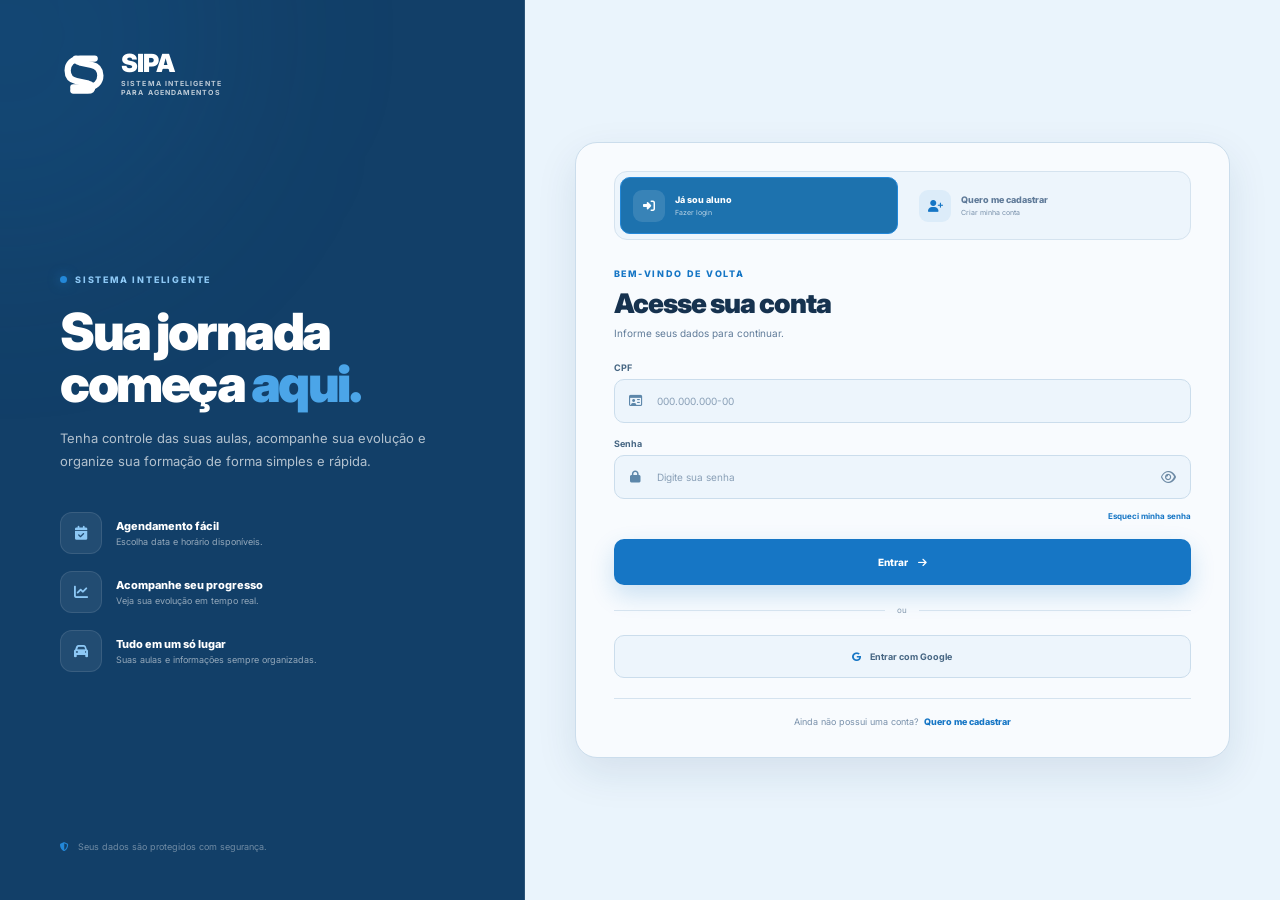
<file: meu-perfil.html>
<!DOCTYPE html>
<html lang="pt-BR">

<head>

    <meta charset="UTF-8">

    <meta
        name="viewport"
        content="width=device-width, initial-scale=1.0"
    >

    <meta
        name="description"
        content="Perfil do aluno — SIPA"
    >

    <title>Meu Perfil | SIPA</title>

    <link rel="stylesheet" href="css/meu-perfil.css">
<link rel="stylesheet" href="css/sidebar.css">


    <!-- =========================================
         FONTE PADRÃO DO SIPA
         ========================================= -->

    <link rel="preconnect" href="https://fonts.googleapis.com">

    <link
        rel="preconnect"
        href="https://fonts.gstatic.com"
        crossorigin
    >

    <link
        href="https://fonts.googleapis.com/css2?family=Inter:wght@400;500;600;700;800&display=swap"
        rel="stylesheet"
    >


    <!-- =========================================
         CSS
         ========================================= -->

    <link
        rel="stylesheet"
        href="css/meu-perfil.css"
    >

</head>


<body>


    <!-- =========================================
         SIDEBAR
         ========================================= -->

    <aside class="sipa-sidebar">

    <!-- LOGO -->
    <a href="dashboard.html" class="sipa-sidebar-logo">

        <div class="sipa-sidebar-logo-symbol">

            <svg
                viewBox="0 0 70 70"
                fill="none"
                xmlns="http://www.w3.org/2000/svg"
            >
                <path
                    d="M52 12H29C17 12 9 20 9 31C9 40 14 46 23 48L42 52C46 53 48 55 48 58C48 61 46 63 41 63H18"
                    fill="none"
                    stroke="currentColor"
                    stroke-width="10"
                    stroke-linecap="round"
                    stroke-linejoin="round"
                />

                <path
                    d="M18 58H41C53 58 61 50 61 39C61 30 56 24 47 22L28 18C24 17 22 15 22 12"
                    fill="none"
                    stroke="currentColor"
                    stroke-width="10"
                    stroke-linecap="round"
                    stroke-linejoin="round"
                />

            </svg>

        </div>

        <div class="sipa-sidebar-logo-text">

            <strong>SIPA</strong>

            <span>
                SISTEMA INTELIGENTE
                <br>
                PARA AGENDAMENTOS
            </span>

        </div>

    </a>


    <!-- MENU -->
    <nav class="sipa-sidebar-menu">

        <span class="sipa-sidebar-title">
            MENU
        </span>


        <!-- INÍCIO -->
        <a
            href="dashboard.html"
            class="sipa-sidebar-link"
        >
            <span class="sipa-sidebar-icon">
                🏠
            </span>

            <span>
                Início
            </span>
        </a>


        <!-- MINHAS AULAS -->
        <a
            href="minhas-aulas.html"
            class="sipa-sidebar-link"
        >
            <span class="sipa-sidebar-icon">
                📚
            </span>

            <span>
                Minhas aulas
            </span>
        </a>


        <!-- AGENDAR AULA -->
        <a
            href="agendamento.html"
            class="sipa-sidebar-link"
        >
            <span class="sipa-sidebar-icon">
                📅
            </span>

            <span>
                Agendar aula
            </span>
        </a>


        <!-- MEU PROGRESSO -->
        <a
            href="meu-progresso.html"
            class="sipa-sidebar-link"
        >
            <span class="sipa-sidebar-icon">
                ⏱️
            </span>

            <span>
                Meu progresso
            </span>
        </a>


        <!-- CONTA -->
        <span class="sipa-sidebar-title account">
            CONTA
        </span>


        <!-- MEU PERFIL -->
        <a
            href="meu-perfil.html"
            class="sipa-sidebar-link active"
        >
            <span class="sipa-sidebar-icon">
                👤
            </span>

            <span>
                Meu perfil
            </span>
        </a>

    </nav>


    <!-- RODAPÉ -->
    <div class="sipa-sidebar-bottom">

        <div class="sipa-sidebar-unit">

            <span class="sipa-sidebar-status"></span>

            <div class="sipa-sidebar-unit-text">

                <strong>
                    Unidade Centro
                </strong>

                <small>
                    Atendimento disponível
                </small>

            </div>

        </div>


        <!-- SAIR -->
        <button
            type="button"
            id="profile-logout"
            class="sipa-sidebar-logout"
        >

            <span>
                ↪
            </span>

            Sair da conta

        </button>

    </div>

</aside>


    <!-- =========================================
         CONTEÚDO PRINCIPAL
         ========================================= -->

    <main class="profile-main">


        <!-- =====================================
             CABEÇALHO
             ===================================== -->

        <header class="profile-header">


            <div>

                <span class="profile-eyebrow">
                    MINHA CONTA
                </span>

                <h1>
                    Meu perfil
                </h1>

                <p>
                    Consulte seus dados e informações
                    da sua formação.
                </p>

            </div>


        </header>


        <!-- =====================================
             PERFIL PRINCIPAL
             ===================================== -->

        <section class="profile-overview">


            <div
                class="profile-avatar"
                id="profile-avatar"
            >
                A
            </div>


            <div class="profile-identity">

                <span class="profile-label">
                    ALUNO SIPA
                </span>

                <h2 id="profile-name">
                    Carregando...
                </h2>

                <span id="profile-category">
                    Categoria -
                </span>

            </div>

        </section>


        <!-- =====================================
             DADOS PESSOAIS
             ===================================== -->

        <section class="profile-section">


            <div class="profile-section-header">

                <div>

                    <span class="profile-label">
                        DADOS PESSOAIS
                    </span>

                    <h2>
                        Suas informações
                    </h2>

                </div>

            </div>


            <div class="profile-info-grid">


                <!-- NOME -->

                <div class="profile-info-card">

                    <span>
                        NOME COMPLETO
                    </span>

                    <strong id="profile-full-name">
                        -
                    </strong>

                </div>


                <!-- CPF -->

                <div class="profile-info-card">

                    <span>
                        CPF
                    </span>

                    <strong id="profile-cpf">
                        -
                    </strong>

                </div>


                <!-- E-MAIL -->

                <div class="profile-info-card">

                    <span>
                        E-MAIL
                    </span>

                    <strong id="profile-email">
                        -
                    </strong>

                </div>


                <!-- TELEFONE -->

                <div class="profile-info-card">

                    <span>
                        TELEFONE
                    </span>

                    <strong id="profile-phone">
                        -
                    </strong>

                </div>

            </div>

        </section>


        <!-- =====================================
             INFORMAÇÕES DA FORMAÇÃO
             ===================================== -->

        <section class="profile-section">


            <div class="profile-section-header">

                <div>

                    <span class="profile-label">
                        SUA FORMAÇÃO
                    </span>

                    <h2>
                        Informações do seu curso
                    </h2>

                </div>

            </div>


            <div class="profile-info-grid">


                <!-- CATEGORIA -->

                <div class="profile-info-card">

                    <span>
                        CATEGORIA
                    </span>

                    <strong id="profile-course-category">
                        -
                    </strong>

                </div>


                <!-- PACOTE -->

                <div class="profile-info-card">

                    <span>
                        PACOTE CONTRATADO
                    </span>

                    <strong id="profile-package">
                        -
                    </strong>

                    <small>
                        aulas práticas
                    </small>

                </div>


                <!-- AULAS RESTANTES -->

                <div class="profile-info-card">

                    <span>
                        AULAS RESTANTES
                    </span>

                    <strong id="profile-remaining">
                        -
                    </strong>

                    <small>
                        aulas disponíveis
                    </small>

                </div>


                <!-- UNIDADE -->

                <div class="profile-info-card">

                    <span>
                        UNIDADE
                    </span>

                    <strong>
                        Centro
                    </strong>

                    <small>
                        unidade de atendimento
                    </small>

                </div>

            </div>

        </section>


        <!-- =====================================
             SEGURANÇA
             ===================================== -->

        <section class="profile-section profile-security">


            <div class="profile-section-header">

                <div>

                    <span class="profile-label">
                        SEGURANÇA
                    </span>

                    <h2>
                        Segurança da conta
                    </h2>

                </div>

            </div>


            <div class="profile-security-card">


                <div>

                    <strong>
                        Senha da conta
                    </strong>

                    <span>
                        Sua senha é protegida e não é exibida
                        nesta página.
                    </span>

                </div>


                <button
                    type="button"
                    class="profile-security-button"
                    id="change-password-button"
                >
                    Alterar senha
                </button>


            </div>

        </section>


        <!-- =====================================
             RODAPÉ
             ===================================== -->

        <footer class="profile-footer">


            <span>
                SIPA — Sistema Inteligente Para Agendamentos
            </span>


            <span class="profile-online">
                ● Sistema online
            </span>


        </footer>


    </main>


    <!-- =========================================
         JAVASCRIPT
         ========================================= -->

    <script src="js/meu-perfil.js"></script>


</body>

</html>
</file>
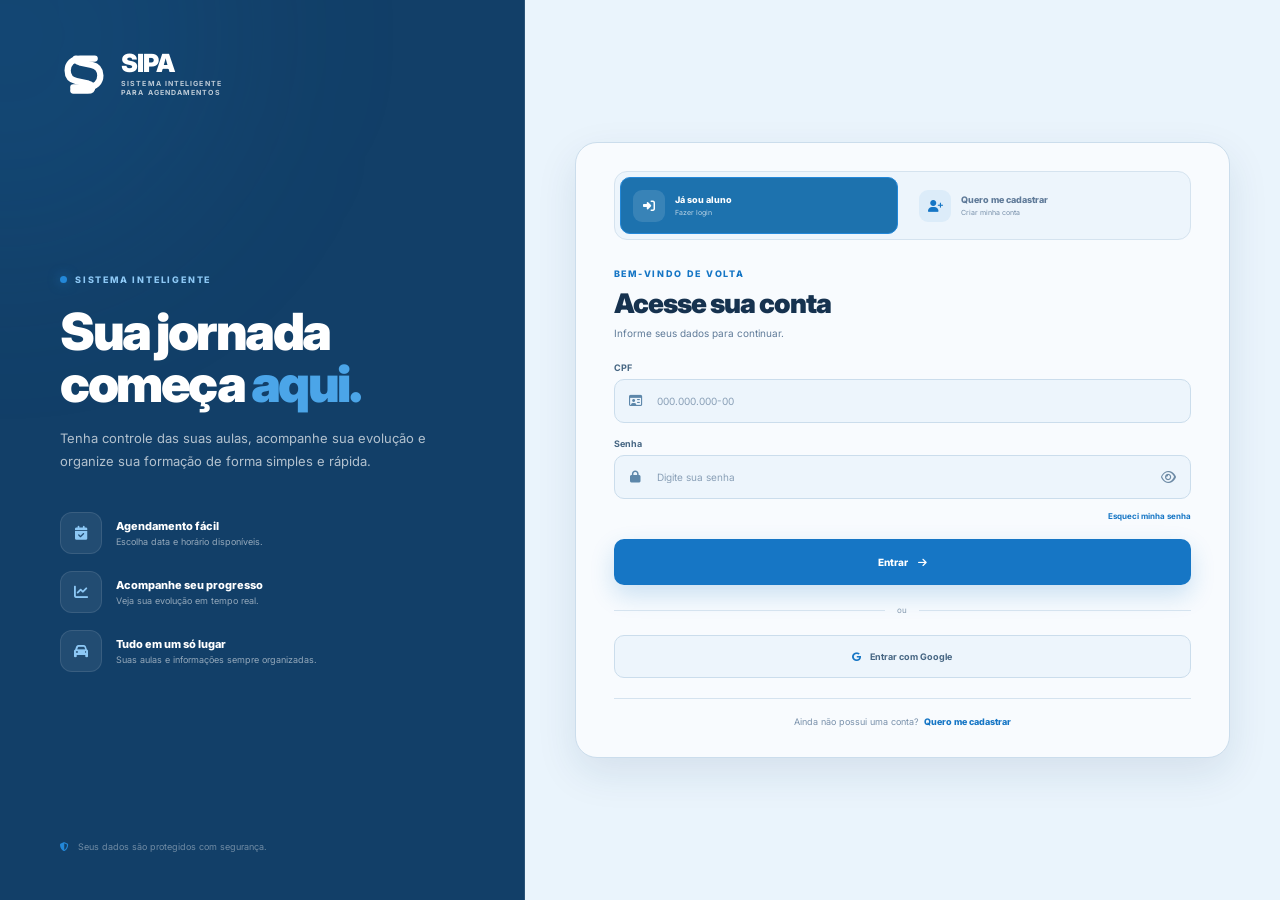
<file: meu-progresso.html>
<!DOCTYPE html>
<html lang="pt-BR">

<head>

    <meta charset="UTF-8">

    <meta
        name="viewport"
        content="width=device-width, initial-scale=1.0"
    >

    <title>Meu Progresso | SIPA</title>

    <link rel="stylesheet" href="css/meu-progresso.css">

    <link rel="stylesheet" href="css/sidebar.css">

</head>


    <!-- =====================================
         FONTE
         ===================================== -->

    <link
        rel="preconnect"
        href="https://fonts.googleapis.com"
    >

    <link
        rel="preconnect"
        href="https://fonts.gstatic.com"
        crossorigin
    >

    <link
        href="https://fonts.googleapis.com/css2?family=Inter:wght@400;500;600;700;800;900&display=swap"
        rel="stylesheet"
    >


    <!-- =====================================
         FONT AWESOME
         ===================================== -->

    <link
        rel="stylesheet"
        href="https://cdnjs.cloudflare.com/ajax/libs/font-awesome/6.7.2/css/all.min.css"
    >

</head>


<body>


<div class="progress-layout">


    <!-- =====================================
         SIDEBAR
         ===================================== -->

    <aside class="sipa-sidebar">

    <!-- LOGO -->
    <a href="dashboard.html" class="sipa-sidebar-logo">

        <div class="sipa-sidebar-logo-symbol">

            <svg
                viewBox="0 0 70 70"
                fill="none"
                xmlns="http://www.w3.org/2000/svg"
            >
                <path
                    d="M52 12H29C17 12 9 20 9 31C9 40 14 46 23 48L42 52C46 53 48 55 48 58C48 61 46 63 41 63H18"
                    fill="none"
                    stroke="currentColor"
                    stroke-width="10"
                    stroke-linecap="round"
                    stroke-linejoin="round"
                />

                <path
                    d="M18 58H41C53 58 61 50 61 39C61 30 56 24 47 22L28 18C24 17 22 15 22 12"
                    fill="none"
                    stroke="currentColor"
                    stroke-width="10"
                    stroke-linecap="round"
                    stroke-linejoin="round"
                />
            </svg>

        </div>

        <div class="sipa-sidebar-logo-text">

            <strong>SIPA</strong>

            <span>
                SISTEMA INTELIGENTE
                <br>
                PARA AGENDAMENTOS
            </span>

        </div>

    </a>


    <!-- MENU -->
    <nav class="sipa-sidebar-menu">

        <span class="sipa-sidebar-title">
            MENU
        </span>


        <!-- INÍCIO -->
        <a
            href="dashboard.html"
            class="sipa-sidebar-link"
        >

            <span class="sipa-sidebar-icon">
                🏠
            </span>

            <span>
                Início
            </span>

        </a>


        <!-- MINHAS AULAS -->
        <a
            href="minhas-aulas.html"
            class="sipa-sidebar-link"
        >

            <span class="sipa-sidebar-icon">
                📚
            </span>

            <span>
                Minhas aulas
            </span>

        </a>


        <!-- AGENDAR AULA -->
        <a
            href="agendamento.html"
            class="sipa-sidebar-link"
        >

            <span class="sipa-sidebar-icon">
                📅
            </span>

            <span>
                Agendar aula
            </span>

        </a>


        <!-- MEU PROGRESSO -->
        <a
            href="meu-progresso.html"
            class="sipa-sidebar-link active"
        >

            <span class="sipa-sidebar-icon">
                ⏱️
            </span>

            <span>
                Meu progresso
            </span>

        </a>


        <!-- CONTA -->
        <span class="sipa-sidebar-title account">
            CONTA
        </span>


        <!-- MEU PERFIL -->
        <a
            href="meu-perfil.html"
            class="sipa-sidebar-link"
        >

            <span class="sipa-sidebar-icon">
                👤
            </span>

            <span>
                Meu perfil
            </span>

        </a>

    </nav>


    <!-- RODAPÉ -->
    <div class="sipa-sidebar-bottom">

        <div class="sipa-sidebar-unit">

            <span class="sipa-sidebar-status"></span>

            <div class="sipa-sidebar-unit-text">

                <strong>
                    Unidade Centro
                </strong>

                <small>
                    Atendimento disponível
                </small>

            </div>

        </div>


        <!-- SAIR -->
        <button
            type="button"
            id="progress-logout"
            class="sipa-sidebar-logout"
        >

            <span>
                ↪
            </span>

            Sair da conta

        </button>

    </div>

</aside>



    <!-- =====================================
         CONTEÚDO PRINCIPAL
         ===================================== -->

    <main class="progress-main">


        <!-- =================================
             CABEÇALHO
             ================================= -->

        <header class="progress-header">


            <div class="progress-header-text">

                <span class="progress-eyebrow">
                    MEU PROGRESSO
                </span>

                <h1>
                    Acompanhe sua evolução
                </h1>

                <p>
                    Veja como está seu avanço rumo à sua habilitação.
                </p>

            </div>


            <!-- BOTÃO -->

            <a
                href="agendamento.html"
                class="progress-action-button"
            >

                <span>
                    +
                </span>

                Agendar nova aula

            </a>


        </header>



        <!-- =================================
             VISÃO GERAL
             ================================= -->

        <section class="progress-overview">


            <!-- =================================
                 CARD PRINCIPAL
                 ================================= -->

            <article
                class="progress-card progress-card-main"
            >


                <div class="progress-card-header">

                    <div>

                        <span class="progress-eyebrow">
                            SEU PROGRESSO
                        </span>

                        <h2>
                            Sua evolução
                        </h2>

                    </div>

                </div>



                <div class="progress-circle-container">


                    <!-- CÍRCULO -->

                    <div
                        class="progress-circle"
                        id="progress-circle"
                    >

                        <div>

                            <strong id="progress-percentage">
                                0%
                            </strong>

                            <span>
                                concluído
                            </span>

                        </div>

                    </div>



                    <!-- TEXTO -->

                    <div class="progress-description">

                        <strong id="progress-message">
                            Continue avançando!
                        </strong>

                        <span>
                            Cada aula aproxima você da sua
                            habilitação.
                        </span>

                    </div>


                </div>


            </article>



            <!-- =================================
                 AULAS REALIZADAS
                 ================================= -->

            <article class="progress-card">


                <div class="progress-card-icon">

                    <i class="fa-solid fa-check"></i>

                </div>


                <span class="progress-eyebrow">
                    AULAS REALIZADAS
                </span>


                <strong
                    class="progress-number"
                    id="completed-lessons"
                >
                    0
                </strong>


                <span class="progress-card-description">
                    aulas concluídas
                </span>


            </article>



            <!-- =================================
                 AULAS RESTANTES
                 ================================= -->

            <article class="progress-card">


                <div class="progress-card-icon remaining">

                    <i class="fa-regular fa-square"></i>

                </div>


                <span class="progress-eyebrow">
                    AULAS RESTANTES
                </span>


                <strong
                    class="progress-number"
                    id="remaining-lessons"
                >
                    0
                </strong>


                <span class="progress-card-description">
                    aulas disponíveis
                </span>


            </article>


        </section>



        <!-- =====================================
             DETALHES DA FORMAÇÃO
             ===================================== -->

        <section class="progress-details">


            <div class="progress-section-header">

                <div>

                    <span class="progress-eyebrow">
                        SUA FORMAÇÃO
                    </span>

                    <h2>
                        Detalhes do seu progresso
                    </h2>

                </div>

            </div>



            <!-- CARDS -->

            <div class="progress-details-grid">


                <!-- PACOTE -->

                <article class="progress-detail-card">

                    <span>
                        PACOTE CONTRATADO
                    </span>

                    <strong id="package-lessons">
                        0
                    </strong>

                    <small>
                        aulas práticas
                    </small>

                </article>



                <!-- AGENDADAS -->

                <article class="progress-detail-card">

                    <span>
                        AULAS AGENDADAS
                    </span>

                    <strong id="scheduled-lessons">
                        0
                    </strong>

                    <small>
                        próximas aulas
                    </small>

                </article>



                <!-- CATEGORIA -->

                <article class="progress-detail-card">

                    <span>
                        CATEGORIA
                    </span>

                    <strong id="student-category">
                        -
                    </strong>

                    <small>
                        categoria de formação
                    </small>

                </article>



                <!-- UNIDADE -->

                <article class="progress-detail-card">

                    <span>
                        UNIDADE
                    </span>

                    <strong>
                        Centro
                    </strong>

                    <small>
                        unidade de atendimento
                    </small>

                </article>


            </div>


        </section>



        <!-- =====================================
             EVOLUÇÃO
             ===================================== -->

        <section class="progress-bar-section">


            <div class="progress-section-header">


                <div>

                    <span class="progress-eyebrow">
                        EVOLUÇÃO
                    </span>

                    <h2>
                        Seu avanço até aqui
                    </h2>

                </div>


                <strong id="progress-bar-percentage">
                    0%
                </strong>


            </div>



            <!-- BARRA -->

            <div class="progress-track">

                <div
                    class="progress-fill"
                    id="progress-fill"
                    style="width: 0%;"
                ></div>

            </div>



            <!-- LEGENDA -->

            <div class="progress-bar-labels">

                <span>
                    Início
                </span>

                <span id="progress-package-label">
                    0 aulas
                </span>

            </div>


        </section>



        <!-- =====================================
             RODAPÉ
             ===================================== -->

        <footer class="progress-footer">

            <span>
                SIPA • Sistema Inteligente Para Agendamentos
            </span>

            <span class="progress-online">
                ● Atendimento disponível
            </span>

        </footer>


    </main>


</div>



<!-- =====================================
     JAVASCRIPT
     ===================================== -->

<script src="js/dados.js"></script>
<script src="js/meu-progresso.js"></script>


</body>

</html>
</file>
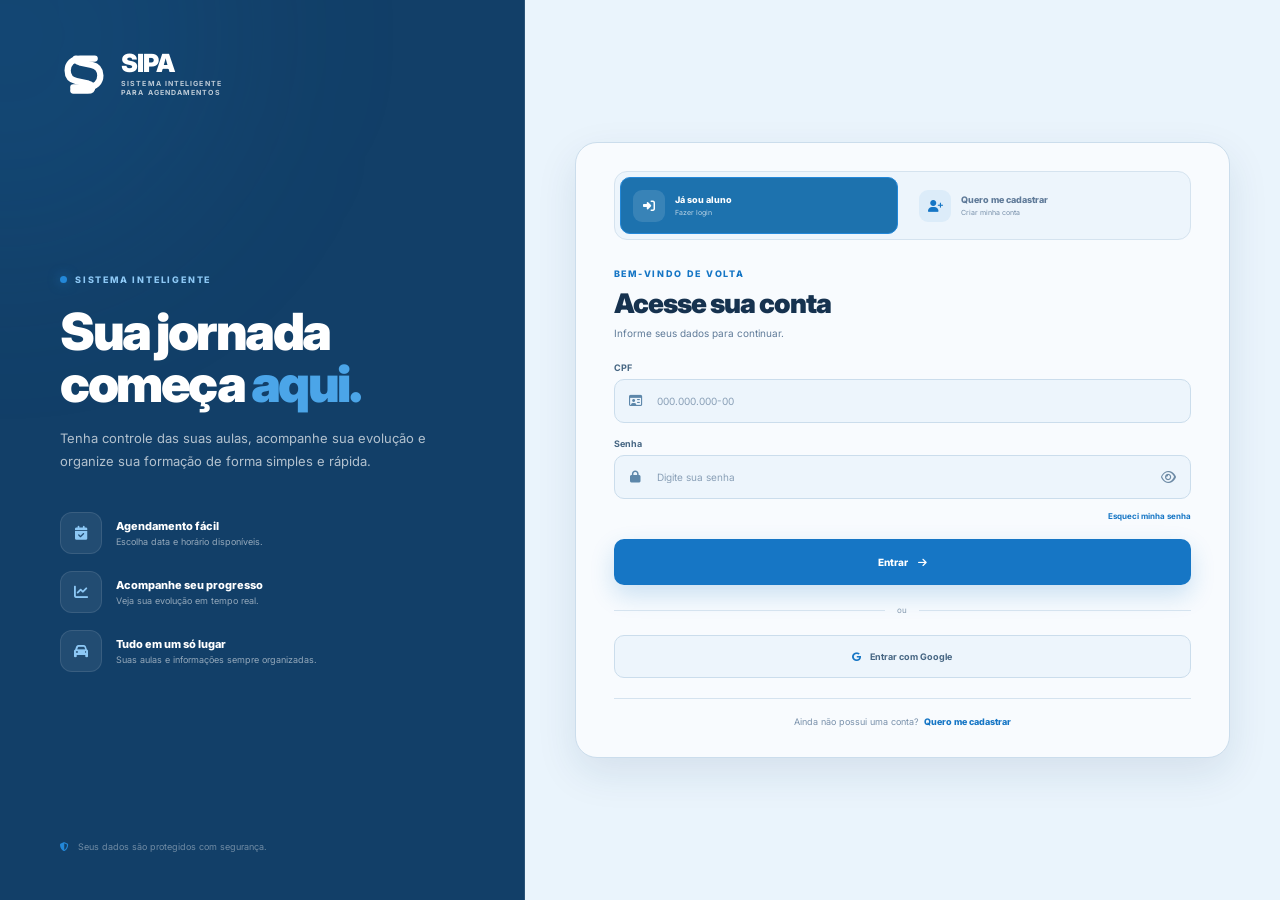
<file: minhas-aulas.html>
<!DOCTYPE html>
<html lang="pt-BR">

<head>

    <meta charset="UTF-8">

    <meta
        name="viewport"
        content="width=device-width, initial-scale=1.0"
    >

    <title>Minhas Aulas | SIPA</title>

    <link
        rel="preconnect"
        href="https://fonts.googleapis.com"
    >

    <link
        rel="preconnect"
        href="https://fonts.gstatic.com"
        crossorigin
    >

    <link
        href="https://fonts.googleapis.com/css2?family=Inter:wght@400;500;600;700;800&display=swap"
        rel="stylesheet"
    >

    <link
    rel="stylesheet"
    href="css/minhas-aulas.css"
>

<link rel="stylesheet" href="css/sidebar.css">

</head>


<body>

    <div class="lessons-page">


        <!-- =====================================
     SIDEBAR
===================================== -->

<aside class="sipa-sidebar lessons-sidebar">

    <!-- LOGO -->
    <a
        href="dashboard.html"
        class="sipa-sidebar-logo"
        aria-label="SIPA"
    >

        <div class="sipa-sidebar-logo-symbol">

            <svg
                viewBox="0 0 70 70"
                xmlns="http://www.w3.org/2000/svg"
            >
                <path
                    d="M52 12H29C17 12 9 20 9 31C9 40 14 46 23 48L42 52C46 53 48 55 48 58C48 61 46 63 41 63H18"
                    fill="none"
                    stroke="currentColor"
                    stroke-width="10"
                    stroke-linecap="round"
                    stroke-linejoin="round"
                />

                <path
                    d="M18 58H41C53 58 61 50 61 39C61 30 56 24 47 22L28 18C24 17 22 15 22 12"
                    fill="none"
                    stroke="currentColor"
                    stroke-width="10"
                    stroke-linecap="round"
                    stroke-linejoin="round"
                />
            </svg>

        </div>

        <div class="sipa-sidebar-logo-text">

            <strong>SIPA</strong>

            <span>
                SISTEMA INTELIGENTE
                <br>
                PARA AGENDAMENTOS
            </span>

        </div>

    </a>


    <!-- MENU -->
    <nav class="sipa-sidebar-menu">

        <span class="sipa-sidebar-title">
            MENU
        </span>


        <!-- INÍCIO -->
        <a
            href="dashboard.html"
            class="sipa-sidebar-link"
        >
            <span class="sipa-sidebar-icon">
                🏠
            </span>

            <span>
                Início
            </span>
        </a>


        <!-- MINHAS AULAS -->
        <a
            href="minhas-aulas.html"
            class="sipa-sidebar-link active"
        >
            <span class="sipa-sidebar-icon">
                📚
            </span>

            <span>
                Minhas aulas
            </span>
        </a>


        <!-- AGENDAR AULA -->
        <a
            href="agendamento.html"
            class="sipa-sidebar-link"
        >
            <span class="sipa-sidebar-icon">
                📅
            </span>

            <span>
                Agendar aula
            </span>
        </a>


        <!-- MEU PROGRESSO -->
        <a
            href="meu-progresso.html"
            class="sipa-sidebar-link"
        >
            <span class="sipa-sidebar-icon">
                ⏱️
            </span>

            <span>
                Meu progresso
            </span>
        </a>


        <!-- CONTA -->
        <span class="sipa-sidebar-title account">
            CONTA
        </span>


        <!-- PERFIL -->
        <a
            href="meu-perfil.html"
            class="sipa-sidebar-link"
        >
            <span class="sipa-sidebar-icon">
                👤
            </span>

            <span>
                Meu perfil
            </span>
        </a>

    </nav>


    <!-- RODAPÉ -->
    <div class="sipa-sidebar-bottom">

        <div class="sipa-sidebar-unit">

            <span class="sipa-sidebar-status"></span>

            <div class="sipa-sidebar-unit-text">

                <strong>
                    Unidade Centro
                </strong>

                <small>
                    Atendimento disponível
                </small>

            </div>

        </div>


        <!-- LOGOUT -->
        <button
            type="button"
            id="lessons-logout"
            class="sipa-sidebar-logout"
        >

            <span>
                ↪
            </span>

            Sair da conta

        </button>

    </div>

</aside>


        <!-- =====================================
             CONTEÚDO PRINCIPAL
             ===================================== -->

        <main class="lessons-main">


            <!-- HEADER -->

            <header class="lessons-header">

                <div class="lessons-header-left">

                    <button
                        type="button"
                        id="lessons-mobile-menu"
                        class="lessons-mobile-menu"
                    >
                        ☰
                    </button>


                    <div>

                        <span class="lessons-eyebrow">
                            MINHAS AULAS
                        </span>

                        <h1>
                            Minhas aulas
                        </h1>

                        <p>
                            Acompanhe seus agendamentos e
                            consulte os detalhes das suas aulas.
                        </p>

                    </div>

                </div>


                <a
                    href="agendamento.html"
                    class="new-lesson-button"
                >

                    <span>
                        +
                    </span>

                    Agendar nova aula

                </a>

            </header>


            <!-- =================================
                 RESUMO
                 ================================= -->

            <section class="lessons-summary">


                <div class="summary-card">

                    <span class="summary-card-icon">
                        ◷
                    </span>

                    <div>

                        <span>
                            PRÓXIMA AULA
                        </span>

                        <strong id="next-lesson-summary">
                            —
                        </strong>

                    </div>

                </div>


                <div class="summary-card">

                    <span class="summary-card-icon">
                        ✓
                    </span>

                    <div>

                        <span>
                            AULAS AGENDADAS
                        </span>

                        <strong id="total-lessons">
                            0
                        </strong>

                    </div>

                </div>


                <div class="summary-card">

                    <span class="summary-card-icon">
                        ◎
                    </span>

                    <div>

                        <span>
                            UNIDADE
                        </span>

                        <strong>
                            Centro
                        </strong>

                    </div>

                </div>

            </section>


            <!-- =================================
                 LISTA
                 ================================= -->

            <section class="lessons-card">


                <div class="lessons-card-header">

                    <div>

                        <span>
                            AGENDAMENTOS
                        </span>

                        <h2>
                            Suas próximas aulas
                        </h2>

                    </div>

                    <span
                        id="lessons-count"
                        class="lessons-count"
                    >
                        0 aulas
                    </span>

                </div>


                <div
                    id="lessons-list"
                    class="lessons-list"
                >

                    <!-- JavaScript preencherá aqui -->

                </div>


            </section>


            <!-- FOOTER -->

            <footer class="lessons-footer">

                <span>
                    SIPA — Sistema Inteligente Para Agendamentos
                </span>

                <span class="footer-online">
                    ● Sistema online
                </span>

            </footer>


        </main>

</div>

<script src="js/dados.js"></script>

<script src="js/minhas-aulas.js"></script>

</body>

</html>
</file>
<file: css/style.css>
/* =========================================
   SIPA — SISTEMA INTELIGENTE PARA AGENDAMENTOS
   PÁGINA INICIAL
   ========================================= */


/* =========================================
   VARIÁVEIS
   ========================================= */

:root {

    --bg-main: #020a1c;
    --bg-secondary: #06152f;
    --bg-card: #081a38;

    --blue: #287cff;
    --blue-light: #4c93ff;
    --blue-dark: #1256d8;

    --white: #ffffff;
    --text-primary: #f5f8ff;
    --text-secondary: #a7b5ce;
    --text-muted: #7485a3;

    --border: rgba(91, 139, 220, 0.20);
    --border-light: rgba(255, 255, 255, 0.10);

    --shadow:
        0 25px 70px rgba(0, 0, 0, 0.35);

    --shadow-blue:
        0 18px 40px rgba(31, 108, 255, 0.25);

    --radius: 24px;

    --transition: 0.25s ease;
}


/* =========================================
   RESET
   ========================================= */

* {
    margin: 0;
    padding: 0;
    box-sizing: border-box;
}

html {
    scroll-behavior: smooth;
}

body {

    min-height: 100vh;

    font-family:
        "Inter",
        Arial,
        sans-serif;

    color: var(--text-primary);

    background:
        radial-gradient(
            circle at 80% 20%,
            rgba(28, 82, 190, 0.18),
            transparent 30%
        ),

        radial-gradient(
            circle at 20% 80%,
            rgba(20, 70, 160, 0.10),
            transparent 30%
        ),

        linear-gradient(
            135deg,
            #020817,
            #04102a 55%,
            #02091b
        );

    -webkit-font-smoothing: antialiased;
}

a {
    color: inherit;
    text-decoration: none;
}


/* =========================================
   PÁGINA PRINCIPAL
   ========================================= */

.sipa-page {

    position: relative;

    width: calc(100% - 32px);
    max-width: 1500px;

    min-height: calc(100vh - 32px);

    margin: 16px auto;

    padding: 0 52px 30px;

    overflow: hidden;

    border:
        1px solid
        rgba(83, 132, 220, 0.18);

    border-radius: 28px;

    background:
        radial-gradient(
            circle at 88% 28%,
            rgba(30, 92, 220, 0.12),
            transparent 28%
        ),

        linear-gradient(
            135deg,
            rgba(3, 13, 34, 0.96),
            rgba(5, 18, 42, 0.96)
        );

    box-shadow:
        0 30px 90px rgba(0, 0, 0, 0.35);
}


/* =========================================
   EFEITOS DE FUNDO
   ========================================= */

.sipa-page::before {

    content: "";

    position: absolute;

    width: 650px;
    height: 650px;

    right: -300px;
    top: -300px;

    border-radius: 50%;

    background:
        radial-gradient(
            circle,
            rgba(34, 98, 230, 0.12),
            transparent 70%
        );

    pointer-events: none;
}

.sipa-page::after {

    content: "";

    position: absolute;

    width: 500px;
    height: 500px;

    left: -300px;
    bottom: -300px;

    border-radius: 50%;

    background:
        radial-gradient(
            circle,
            rgba(22, 73, 168, 0.08),
            transparent 70%
        );

    pointer-events: none;
}


/* =========================================
   HEADER
   ========================================= */

.header {

    position: relative;

    width: 100%;

    padding: 30px 0;

    display: flex;

    align-items: center;

    justify-content: space-between;

    z-index: 10;
}


/* =========================================
   LOGO
   ========================================= */

.logo {

    display: flex;

    align-items: center;

    gap: 14px;

    transition:
        transform var(--transition);
}

.logo:hover {

    transform:
        translateY(-2px);
}


/* =========================================
   LOGO SIPA
   ========================================= */

.logo {
    display: flex;
    align-items: center;
    gap: 14px;

    transition:
        transform var(--transition);
}

.logo:hover {
    transform: translateY(-2px);
}


/* SÍMBOLO */

.logo-symbol {
    width: 54px;
    height: 54px;

    display: flex;
    align-items: center;
    justify-content: center;

    color: #1670ff;

    filter:
        drop-shadow(
            0 8px 18px
            rgba(22, 112, 255, 0.25)
        );
}

.logo-symbol svg {
    width: 100%;
    height: 100%;

    display: block;
}


/* TEXTO */

.logo-text {
    display: flex;
    align-items: flex-start;

    gap: 13px;
}

.logo-text strong {
    color: #f5f8ff;

    font-size: 32px;
    line-height: 1;

    font-weight: 800;

    letter-spacing: -1.8px;
}

.logo-text span {
    margin-top: 2px;

    color: #a8b5ca;

    font-size: 10px;
    line-height: 1.35;

    font-weight: 500;

    letter-spacing: 0.3px;
}


.logo-text {

    display: flex;

    flex-direction: column;

    gap: 4px;
}


.logo-text strong {

    color: var(--white);

    font-size: 31px;

    line-height: 1;

    font-weight: 800;

    letter-spacing: -1.5px;
}


.logo-text span {

    max-width: 230px;

    color: var(--text-secondary);

    font-size: 9px;

    line-height: 1.35;

    font-weight: 500;

    text-transform: uppercase;

    letter-spacing: 0.45px;
}


/* =========================================
   WHATSAPP
   ========================================= */

.whatsapp-button {

    display: flex;

    align-items: center;

    gap: 12px;

    padding: 10px 16px;

    border:
        1px solid
        rgba(86, 133, 214, 0.20);

    border-radius: 15px;

    background:
        rgba(8, 26, 57, 0.72);

    box-shadow:
        0 12px 30px
        rgba(0, 0, 0, 0.18);

    backdrop-filter: blur(12px);

    transition:
        transform var(--transition),
        border-color var(--transition),
        background var(--transition);
}


.whatsapp-button:hover {

    transform:
        translateY(-2px);

    border-color:
        rgba(66, 137, 255, 0.45);

    background:
        rgba(11, 34, 72, 0.90);
}


.whatsapp-icon {

    width: 38px;
    height: 38px;

    display: flex;

    align-items: center;
    justify-content: center;

    border-radius: 11px;

    color: #42d477;

    background:
        rgba(37, 211, 102, 0.10);

    font-size: 17px;
}


.whatsapp-text {

    display: flex;

    flex-direction: column;

    gap: 3px;
}


.whatsapp-text strong {

    color: var(--white);

    font-size: 11px;

    font-weight: 700;
}


.whatsapp-text span {

    color: var(--text-muted);

    font-size: 9px;
}
/* =========================================
   HERO
   ========================================= */

.hero {

    position: relative;

    min-height: 500px;

    padding: 42px 0 34px;

    display: grid;

    grid-template-columns:
        minmax(0, 0.88fr)
        minmax(0, 1.12fr);

    align-items: center;

    gap: 55px;

    z-index: 2;
}


/* =========================================
   CONTEÚDO DO HERO
   ========================================= */

.hero-content {

    position: relative;

    max-width: 560px;

    z-index: 3;
}


/* =========================================
   TAG
   ========================================= */

.hero-tag {

    width: fit-content;

    display: flex;

    align-items: center;

    gap: 8px;

    margin-bottom: 21px;

    padding: 8px 13px;

    border:
        1px solid
        rgba(63, 126, 235, 0.24);

    border-radius: 999px;

    color: #5b9aff;

    background:
        rgba(35, 92, 198, 0.10);

    font-size: 9px;

    font-weight: 700;

    letter-spacing: 0.9px;

    animation:
        fadeUp 0.6s ease forwards;
}


.tag-dot {

    width: 6px;
    height: 6px;

    border-radius: 50%;

    background: #438cff;

    box-shadow:
        0 0 0 4px
        rgba(67, 140, 255, 0.10);
}


/* =========================================
   TÍTULO
   ========================================= */

.hero h1 {

    max-width: 570px;

    color: var(--white);

    font-size:
        clamp(48px, 5vw, 70px);

    line-height: 1.04;

    font-weight: 800;

    letter-spacing: -3.5px;

    animation:
        fadeUp 0.7s ease 0.08s forwards;

    opacity: 0;
}


.hero h1 span {

    display: block;

    background:
        linear-gradient(
            90deg,
            #ffffff 0%,
            #5795ff 100%
        );

    -webkit-background-clip: text;

    background-clip: text;

    -webkit-text-fill-color: transparent;
}


/* =========================================
   DESCRIÇÃO
   ========================================= */

.hero-description {

    max-width: 520px;

    margin-top: 23px;

    color: var(--text-secondary);

    font-size: 14px;

    line-height: 1.75;

    font-weight: 400;

    animation:
        fadeUp 0.7s ease 0.16s forwards;

    opacity: 0;
}


/* =========================================
   BOTÕES
   ========================================= */

.hero-actions {

    display: flex;

    align-items: center;

    gap: 12px;

    margin-top: 31px;

    animation:
        fadeUp 0.7s ease 0.24s forwards;

    opacity: 0;
}


.action-button {

    position: relative;

    min-width: 174px;

    min-height: 58px;

    padding: 8px 15px;

    display: flex;

    align-items: center;

    gap: 10px;

    overflow: hidden;

    border-radius: 14px;

    transition:
        transform var(--transition),
        box-shadow var(--transition),
        border-color var(--transition),
        background var(--transition);
}


.action-button:hover {

    transform:
        translateY(-3px);
}


.action-button::after {

    content: "";

    position: absolute;

    top: 0;
    left: -120%;

    width: 70%;
    height: 100%;

    background:
        linear-gradient(
            90deg,
            transparent,
            rgba(255, 255, 255, 0.16),
            transparent
        );

    transform:
        skewX(-20deg);

    transition:
        left 0.55s ease;

    pointer-events: none;
}


.action-button:hover::after {

    left: 140%;
}


/* =========================================
   ÍCONE DOS BOTÕES
   ========================================= */

.action-icon {

    width: 34px;
    height: 34px;

    flex-shrink: 0;

    display: flex;

    align-items: center;
    justify-content: center;

    border-radius: 10px;

    font-size: 13px;

    font-weight: 700;
}


/* =========================================
   TEXTO DOS BOTÕES
   ========================================= */

.action-text {

    display: flex;

    flex-direction: column;

    gap: 3px;
}


.action-text strong {

    font-size: 11px;

    font-weight: 700;
}


.action-text span {

    font-size: 8px;

    font-weight: 500;
}


/* =========================================
   BOTÃO PRINCIPAL
   ========================================= */

.action-primary {

    color: #ffffff;

    background:
        linear-gradient(
            135deg,
            #287eff,
            #195bdf
        );

    box-shadow:
        0 14px 30px
        rgba(29, 102, 239, 0.25);
}


.action-primary:hover {

    box-shadow:
        0 18px 38px
        rgba(29, 102, 239, 0.35);
}


.action-primary .action-icon {

    background:
        rgba(255, 255, 255, 0.14);
}


.action-primary .action-text span {

    color:
        rgba(255, 255, 255, 0.70);
}


/* =========================================
   BOTÃO SECUNDÁRIO
   ========================================= */

.action-secondary {

    color: #dce8ff;

    border:
        1px solid
        rgba(82, 132, 221, 0.24);

    background:
        rgba(11, 31, 67, 0.65);

    box-shadow:
        0 12px 28px
        rgba(0, 0, 0, 0.14);
}


.action-secondary:hover {

    border-color:
        rgba(78, 142, 255, 0.44);

    background:
        rgba(15, 40, 82, 0.82);
}


.action-secondary .action-icon {

    color: #619dff;

    background:
        rgba(52, 121, 239, 0.12);
}


.action-secondary .action-text span {

    color:
        #7f91af;
}


/* =========================================
   INFORMAÇÃO DA UNIDADE
   ========================================= */

.unit-info {

    display: flex;

    align-items: center;

    gap: 10px;

    margin-top: 23px;

    animation:
        fadeUp 0.7s ease 0.32s forwards;

    opacity: 0;
}


.unit-status {

    width: 7px;
    height: 7px;

    flex-shrink: 0;

    border-radius: 50%;

    background: #36d477;

    box-shadow:
        0 0 0 4px
        rgba(54, 212, 119, 0.08);
}


.unit-info > div {

    display: flex;

    flex-direction: column;

    gap: 2px;
}


.unit-info strong {

    color: #dce7fa;

    font-size: 10px;

    font-weight: 600;
}


.unit-info span:not(.unit-status) {

    color: var(--text-muted);

    font-size: 8px;
}
/* =========================================
   ÁREA DA IMAGEM
   ========================================= */

.hero-image-area {
    position: relative;

    width: 100%;
    height: 470px;

    display: flex;
    align-items: center;
    justify-content: center;

    animation:
        fadeRight 0.8s ease 0.12s forwards;

    opacity: 0;
}


/* =========================================
   CONTAINER DA IMAGEM
   ========================================= */

.hero-image-wrapper {
    position: relative;

    width: min(100%, 590px);
    height: 410px;

    border-radius: 27px;

    overflow: hidden;

    border:
        1px solid
        rgba(106, 157, 239, 0.25);

    background:
        #071a39;

    box-shadow:
        0 30px 70px
        rgba(0, 0, 0, 0.40);
}


/* =========================================
   IMAGEM
   ========================================= */

.hero-image {
    width: 100%;
    height: 100%;

    display: block;

    object-fit: cover;

    object-position: center;

    filter:
        saturate(0.95)
        contrast(1.03);

    transition:
        transform 0.7s ease;
}


.hero-image-wrapper:hover .hero-image {
    transform:
        scale(1.025);
}


/* =========================================
   BARRA DE INFORMAÇÕES
   FIXADA NA BASE DA IMAGEM
   ========================================= */

.lesson-summary {

    position: relative;

    width: 100%;

    margin-top: -8px;

    padding: 18px 22px;

    display: grid;

    grid-template-columns:
        repeat(3, 1fr);

    align-items: center;

    gap: 0;

    border:
        1px solid
        rgba(91, 139, 220, 0.18);

    border-radius: 18px;

    background:
        rgba(7, 23, 51, 0.88);

    box-shadow:
        0 18px 45px
        rgba(0, 0, 0, 0.25);

    backdrop-filter:
        blur(15px);

    -webkit-backdrop-filter:
        blur(15px);

    z-index: 5;

    animation:
        fadeUp 0.7s ease 0.35s forwards;

    opacity: 0;
}


/* =========================================
   ITEM DA BARRA
   ========================================= */

.summary-item {

    min-height: 54px;

    padding:
        4px 22px;

    display: flex;

    align-items: center;

    gap: 12px;

    border-right:
        1px solid
        rgba(113, 159, 232, 0.10);
}


.summary-item:last-child {
    border-right: none;
}


/* =========================================
   ÍCONE
   ========================================= */

.summary-icon {

    width: 38px;
    height: 38px;

    flex-shrink: 0;

    display: flex;

    align-items: center;
    justify-content: center;

    border-radius: 11px;

    color: #5d9bff;

    background:
        rgba(42, 112, 239, 0.11);

    font-size: 13px;
}


/* =========================================
   CONTEÚDO
   ========================================= */

.summary-content {

    display: flex;

    flex-direction: column;

    gap: 3px;

    min-width: 0;
}


.summary-label {

    color: #5795ff;

    font-size: 7px;

    font-weight: 700;

    letter-spacing: 0.8px;
}


.summary-content strong {

    color: #edf3ff;

    font-size: 10px;

    font-weight: 700;

    white-space: nowrap;
}


.summary-detail {

    color: #7f91af;

    font-size: 8px;

    font-weight: 500;
}


/* =========================================
   PROGRESSO
   ========================================= */

.progress-item {
    padding-left: 28px;
}


.progress-circle {

    position: relative;

    width: 47px;
    height: 47px;

    flex-shrink: 0;

    display: flex;

    align-items: center;
    justify-content: center;

    border-radius: 50%;

    background:
        conic-gradient(
            #438cff 0deg 270deg,
            rgba(255, 255, 255, 0.08)
            270deg 360deg
        );
}


.progress-circle::before {

    content: "";

    position: absolute;

    width: 37px;
    height: 37px;

    border-radius: 50%;

    background:
        #071a38;
}


.progress-circle span {

    position: relative;

    color: #ffffff;

    font-size: 9px;

    font-weight: 800;
}


/* =========================================
   RODAPÉ
   ========================================= */

.footer {

    position: relative;

    padding-top: 22px;

    display: flex;

    align-items: center;

    justify-content: space-between;

    color: #536583;

    font-size: 8px;

    z-index: 2;
}


/* =========================================
   ANIMAÇÕES
   ========================================= */

@keyframes fadeUp {

    from {
        opacity: 0;
        transform:
            translateY(20px);
    }

    to {
        opacity: 1;
        transform:
            translateY(0);
    }
}


@keyframes fadeRight {

    from {
        opacity: 0;
        transform:
            translateX(25px);
    }

    to {
        opacity: 1;
        transform:
            translateX(0);
    }
}
/* =========================================
   RESPONSIVIDADE — NOTEBOOKS
   ========================================= */

@media (max-width: 1200px) {

    .sipa-page {
        padding-left: 36px;
        padding-right: 36px;
    }

    .hero {
        grid-template-columns:
            minmax(0, 0.9fr)
            minmax(0, 1.1fr);

        gap: 35px;
    }

    .hero h1 {
        font-size: 58px;
    }

    .hero-image-area {
        height: 440px;
    }

    .hero-image-wrapper {
        height: 380px;
    }

    .summary-item {
        padding-left: 15px;
        padding-right: 15px;
    }
}


/* =========================================
   TABLET
   ========================================= */

@media (max-width: 900px) {

    .sipa-page {
        width: calc(100% - 20px);

        min-height: calc(100vh - 20px);

        margin: 10px auto;

        padding:
            0 28px 28px;

        border-radius: 22px;
    }


    .header {
        padding-top: 24px;
        padding-bottom: 24px;
    }


    .hero {

        grid-template-columns: 1fr;

        gap: 35px;

        padding-top: 25px;
    }


    .hero-content {
        max-width: 680px;
    }


    .hero h1 {
        font-size: 60px;
    }


    .hero-image-area {

        height: 430px;

        order: 2;
    }


    .hero-image-wrapper {

        width: min(100%, 620px);

        height: 380px;
    }


    .lesson-summary {

        margin-top: -5px;

        grid-template-columns:
            repeat(3, 1fr);
    }


    .summary-item {

        padding:
            4px 13px;
    }


    .summary-item.progress-item {

        padding-left: 13px;
    }
}


/* =========================================
   CELULAR
   ========================================= */

@media (max-width: 640px) {

    .sipa-page {

        width: calc(100% - 10px);

        min-height:
            calc(100vh - 10px);

        margin: 5px auto;

        padding:
            0 18px 22px;

        border-radius: 18px;
    }


    /* HEADER */

    .header {

        padding:
            18px 0;

        gap: 12px;
    }


    .logo {

        gap: 9px;
    }


    .logo-mark {

        width: 44px;
        height: 44px;

        border-radius: 13px;
    }


    .logo-s {

        font-size: 24px;
    }


    .logo-text {

        gap: 3px;
    }


    .logo-text strong {

        font-size: 25px;
    }


    .logo-text span {

        max-width: 145px;

        font-size: 7px;
    }


    /* WHATSAPP */

    .whatsapp-button {

        width: 42px;
        height: 42px;

        padding: 0;

        justify-content: center;

        border-radius: 12px;
    }


    .whatsapp-icon {

        width: 100%;
        height: 100%;

        background: transparent;
    }


    .whatsapp-text {

        display: none;
    }


    /* HERO */

    .hero {

        padding:
            22px 0 30px;

        gap: 30px;
    }


    .hero-tag {

        margin-bottom: 17px;

        padding:
            7px 10px;

        font-size: 8px;
    }


    .hero h1 {

        font-size:
            clamp(40px, 12vw, 55px);

        letter-spacing:
            -2.5px;
    }


    .hero-description {

        margin-top: 18px;

        font-size: 13px;

        line-height: 1.65;
    }


    /* BOTÕES */

    .hero-actions {

        flex-direction: column;

        align-items: stretch;

        gap: 9px;

        margin-top: 25px;
    }


    .action-button {

        width: 100%;

        min-height: 54px;
    }


    /* UNIDADE */

    .unit-info {

        margin-top: 19px;
    }


    /* IMAGEM */

    .hero-image-area {

        height: 350px;
    }


    .hero-image-wrapper {

        width: 100%;

        height: 320px;

        border-radius: 20px;
    }


    /* BARRA */

    .lesson-summary {

        margin-top: -4px;

        padding:
            12px;

        grid-template-columns:
            1fr;

        gap: 0;

        border-radius: 15px;
    }


    .summary-item {

        min-height: 60px;

        padding:
            8px 5px;

        border-right: none;

        border-bottom:
            1px solid
            rgba(113, 159, 232, 0.10);
    }


    .summary-item:last-child {

        border-bottom: none;
    }


    .summary-item.progress-item {

        padding-left: 5px;
    }


    .summary-icon {

        width: 34px;
        height: 34px;

        border-radius: 9px;
    }


    /* FOOTER */

    .footer {

        flex-direction: column;

        align-items: flex-start;

        gap: 5px;

        padding-top: 17px;

        font-size: 7px;
    }
}


/* =========================================
   CELULARES PEQUENOS
   ========================================= */

@media (max-width: 400px) {

    .sipa-page {

        padding:
            0 14px 18px;
    }


    .header {

        padding:
            16px 0;
    }


    .logo-mark {

        width: 40px;
        height: 40px;
    }


    .logo-s {

        font-size: 22px;
    }


    .logo-text strong {

        font-size: 22px;
    }


    .logo-text span {

        max-width: 130px;

        font-size: 6px;
    }


    .hero {

        padding-top: 18px;
    }


    .hero h1 {

        font-size: 38px;

        letter-spacing:
            -2px;
    }


    .hero-description {

        font-size: 12px;
    }


    .hero-image-area {

        height: 320px;
    }


    .hero-image-wrapper {

        height: 285px;
    }
}


/* =========================================
   ACESSIBILIDADE
   ========================================= */

.action-button:focus-visible,
.logo:focus-visible,
.whatsapp-button:focus-visible {

    outline:
        3px solid
        rgba(66, 140, 255, 0.40);

    outline-offset: 4px;
}


/* =========================================
   REDUÇÃO DE MOVIMENTO
   ========================================= */

@media (prefers-reduced-motion: reduce) {

    html {
        scroll-behavior: auto;
    }

    *,
    *::before,
    *::after {

        animation-duration:
            0.01ms !important;

        animation-iteration-count:
            1 !important;

        transition-duration:
            0.01ms !important;
    }
}

/* =========================================
   CORREÇÃO FINAL — PÁGINA INICIAL
   ========================================= */

body {
    background:
        radial-gradient(
            circle at 80% 20%,
            rgba(28, 82, 190, 0.18),
            transparent 30%
        ),
        radial-gradient(
            circle at 20% 80%,
            rgba(20, 70, 160, 0.10),
            transparent 30%
        ),
        linear-gradient(
            135deg,
            #020817,
            #04102a 55%,
            #02091b
        ) !important;

    color: #f5f8ff !important;
}

.sipa-page {
    background:
        radial-gradient(
            circle at 88% 28%,
            rgba(30, 92, 220, 0.12),
            transparent 28%
        ),
        linear-gradient(
            135deg,
            rgba(3, 13, 34, 0.96),
            rgba(5, 18, 42, 0.96)
        ) !important;
}

/* CABEÇALHO */

.header {
    background: transparent !important;
}

.logo-text strong {
    color: #ffffff !important;
}

.logo-text span {
    color: #a7b5ce !important;
}

/* TÍTULO */

.hero h1 {
    color: #ffffff !important;
}

.hero h1 span {
    background: linear-gradient(
        90deg,
        #ffffff 0%,
        #5795ff 100%
    ) !important;

    -webkit-background-clip: text !important;
    background-clip: text !important;
    -webkit-text-fill-color: transparent !important;
}

/* DESCRIÇÃO */

.hero-description {
    color: #a7b5ce !important;
}

/* BARRA INFERIOR */

.lesson-summary {
    background: rgba(7, 23, 51, 0.88) !important;
}

.summary-label {
    color: #5795ff !important;
}

.summary-content strong {
    color: #edf3ff !important;
    font-size: 11px !important;
}

.summary-detail {
    color: #7f91af !important;
    font-size: 9px !important;
}

.summary-icon {
    color: #5d9bff !important;
}

/* RODAPÉ */

.footer {
    color: #536583 !important;
}

/* =========================================
   ESTATÍSTICAS DO SIPA
   ========================================= */

.sipa-stats {
    width: 100%;
    margin-top: 18px;
    display: grid;
    grid-template-columns: repeat(4, 1fr);
    gap: 12px;
}

.sipa-stat-card {
    min-height: 82px;
    padding: 16px 18px;
    display: flex;
    align-items: center;
    gap: 13px;

    background: #071a38;
    border: 1px solid #173b68;
    border-radius: 12px;

    transition:
        transform .25s ease,
        border-color .25s ease,
        background .25s ease;
}

.sipa-stat-card:hover {
    transform: translateY(-2px);
    border-color: #287ed0;
    background: #092044;
}


/* ÍCONE */

.sipa-stat-icon {
    width: 42px;
    height: 42px;
    min-width: 42px;

    display: flex;
    align-items: center;
    justify-content: center;

    border-radius: 10px;
    background: rgba(35, 136, 217, .12);

    font-size: 17px;
    line-height: 1;
}


/* TEXTO */

.sipa-stat-content {
    display: flex;
    flex-direction: column;
    gap: 5px;
}

.sipa-stat-content strong {
    color: #ffffff;
    font-size: 17px;
    font-weight: 800;
    line-height: 1;
}

.sipa-stat-content span {
    color: #7594b8;
    font-size: 8px;
    font-weight: 600;
    letter-spacing: .3px;
    line-height: 1.3;
}


/* =========================================
   RESPONSIVO
   ========================================= */

@media (max-width: 1000px) {

    .sipa-stats {
        grid-template-columns: repeat(2, 1fr);
    }

}

@media (max-width: 600px) {

    .sipa-stats {
        grid-template-columns: 1fr;
    }

}

/* =========================================================
   SIPA — PÁGINA INICIAL
   PALETA CLARA PADRÃO
   ========================================================= */

/* FUNDO GERAL */

body {
    background: #eaf4fc !important;
    color: #16324f !important;
}

.sipa-page {
    background: #eaf4fc !important;
    border-color: #cbddec !important;
    box-shadow: 0 20px 50px rgba(18, 59, 99, .12) !important;
}


/* =========================================================
   CABEÇALHO
   ========================================================= */

.header {
    background: #123f68 !important;
    border-bottom-color: rgba(255,255,255,.15) !important;
}

.logo {
    color: #ffffff !important;
}

.logo-symbol {
    color: #ffffff !important;
}

.logo-text strong {
    color: #ffffff !important;
}

.logo-text span {
    color: rgba(255,255,255,.72) !important;
}


/* =========================================================
   WHATSAPP
   ========================================================= */

.whatsapp-button {
    background: rgba(255,255,255,.06) !important;
    border-color: rgba(255,255,255,.16) !important;
    color: #ffffff !important;
}

.whatsapp-button:hover {
    background: rgba(255,255,255,.11) !important;
}

.whatsapp-icon {
    background: rgba(50,220,138,.10) !important;
    color: #32dc8a !important;
}

.whatsapp-text strong {
    color: #ffffff !important;
}

.whatsapp-text span {
    color: rgba(255,255,255,.58) !important;
}


/* =========================================================
   HERO
   ========================================================= */

.hero {
    background: #eaf4fc !important;
}


/* TAG */

.hero-tag {
    background: #f4f9fd !important;
    border-color: #cbddec !important;
    color: #1676c5 !important;
}

.tag-dot {
    background: #2388d9 !important;
    box-shadow: 0 0 8px rgba(35,136,217,.35) !important;
}


/* =========================================================
   TÍTULO
   ========================================================= */

.hero h1 {
    color: #16324f !important;
}

.hero h1 span {
    background: linear-gradient(
        90deg,
        #16324f 0%,
        #2388d9 100%
    ) !important;

    -webkit-background-clip: text !important;
    background-clip: text !important;
    -webkit-text-fill-color: transparent !important;
}


/* DESCRIÇÃO */

.hero-description {
    color: #607b99 !important;
}


/* =========================================================
   BOTÃO PRINCIPAL
   ========================================================= */

.action-primary {
    background: #1d72ae !important;
    border-color: #1d72ae !important;
    color: #ffffff !important;

    box-shadow:
        0 8px 20px rgba(29,114,174,.20) !important;
}

.action-primary:hover {
    background: #2388d9 !important;
    border-color: #2388d9 !important;
}


/* =========================================================
   BOTÃO SECUNDÁRIO
   ========================================================= */

.action-secondary {
    background: #f8fbfe !important;
    border-color: #cbddec !important;
    color: #16324f !important;
}

.action-secondary:hover {
    background: #edf5fc !important;
    border-color: #2388d9 !important;
}


/* ÍCONES */

.action-icon {
    background: #e2eff9 !important;
    color: #1676c5 !important;
}

.action-primary .action-icon {
    background: rgba(255,255,255,.12) !important;
    color: #ffffff !important;
}

.action-text strong {
    color: inherit !important;
}

.action-text span {
    color: #7890aa !important;
}

.action-primary .action-text span {
    color: rgba(255,255,255,.72) !important;
}


/* =========================================================
   UNIDADE
   ========================================================= */

.unit-info {
    color: #607b99 !important;
}

.unit-info strong {
    color: #16324f !important;
}

.unit-info span {
    color: #7890aa !important;
}

.unit-status {
    background: #32dc8a !important;
    box-shadow:
        0 0 0 4px rgba(50,220,138,.08) !important;
}


/* =========================================================
   IMAGEM
   ========================================================= */

.hero-image-wrapper {
    background: #f8fbfe !important;
    border-color: #cbddec !important;

    box-shadow:
        0 12px 30px rgba(18,59,99,.12) !important;
}


/* =========================================================
   BARRA DE INFORMAÇÕES
   ========================================================= */

.lesson-summary {
    background: #f8fbfe !important;
    border-color: #cbddec !important;

    box-shadow:
        0 8px 24px rgba(18,59,99,.07) !important;
}

.summary-item {
    border-right-color: #d5e3ef !important;
}

.summary-icon {
    background: #e2eff9 !important;
    color: #1676c5 !important;
}

.summary-label {
    color: #1676c5 !important;
}

.summary-content strong {
    color: #16324f !important;
}

.summary-detail {
    color: #7890aa !important;
}


/* =========================================================
   PROGRESSO
   ========================================================= */

.progress-circle {
    color: #16324f !important;
    border-color: #d5e3ef !important;
}

.progress-circle::before {
    border-color: #2388d9 !important;
}


/* =========================================================
   ESTATÍSTICAS
   ========================================================= */

.sipa-stat-card {
    background: #f8fbfe !important;
    border-color: #cbddec !important;

    box-shadow:
        0 5px 15px rgba(18,59,99,.05) !important;
}

.sipa-stat-card:hover {
    background: #ffffff !important;
    border-color: #2388d9 !important;
}

.sipa-stat-icon {
    background: #e2eff9 !important;
    color: #1676c5 !important;
}

.sipa-stat-content strong {
    color: #16324f !important;
}

.sipa-stat-content span {
    color: #7890aa !important;
}


/* =========================================================
   RODAPÉ
   ========================================================= */

.footer {
    color: #7890aa !important;
}

.footer span {
    color: #7890aa !important;
}
/* =========================================================
   CABEÇALHO — AJUSTE FINAL
   ========================================================= */

.header {
    width: calc(100% + 96px) !important;

    margin-top: 0 !important;
    margin-left: -48px !important;
    margin-right: 0 !important;

    min-height: 110px !important;

    padding: 0 48px !important;

    box-sizing: border-box !important;

    display: flex !important;
    align-items: center !important;
    justify-content: space-between !important;

    background: #123f68 !important;

    border-radius: 0 !important;
}

/* LOGO */

.header .logo {
    transform: none !important;

    display: flex !important;
    align-items: center !important;
    gap: 12px !important;
}

/* símbolo S */

.header .logo-mark {
    width: 46px !important;
    height: 46px !important;
}

/* SIPA */

.header .logo-text strong {
    font-size: 22px !important;
}

/* texto pequeno */

.header .logo-text span {
    font-size: 6px !important;
    line-height: 1.25 !important;
}
</file>
<file: css/agendamento.css>
/* =========================================
   SIPA — AGENDAMENTO
   ========================================= */

:root {

    /* FUNDO */
    --booking-bg: #e8f1fa;
    --booking-bg-secondary: #dceaf7;

    /* SIDEBAR */
    --booking-sidebar: #123b63;

    /* CARDS */
    --booking-card: #f7fafd;
    --booking-card-hover: #edf5fc;

    /* AZUIS */
    --booking-blue: #1769aa;
    --booking-blue-light: #2388d9;
    --booking-blue-dark: #12578f;

    /* CORES DE STATUS */
    --booking-purple: #7658c9;
    --booking-green: #249b5a;
    --booking-yellow: #c58a20;

    /* TEXTOS */
    --booking-white: #ffffff;
    --booking-text: #18324a;
    --booking-text-secondary: #55708a;
    --booking-text-muted: #6d8499;

    /* BORDAS */
    --booking-border: #c8d9e8;
    --booking-border-light: #d8e5f0;

    /* PADRÃO */
    --booking-radius: 18px;
    --booking-transition: 0.25s ease;
}


/* =========================================
   RESET
   ========================================= */

* {
    margin: 0;
    padding: 0;
    box-sizing: border-box;
}

html {
    min-height: 100%;
    scroll-behavior: smooth;
}

body {
    min-height: 100vh;

    font-family:
        "Inter",
        Arial,
        sans-serif;

    color: var(--booking-text);

    background:
        linear-gradient(
            135deg,
            var(--booking-bg),
            var(--booking-bg-secondary)
        );

    -webkit-font-smoothing: antialiased;
}

button,
input,
select,
textarea {
    font-family: inherit;
}

button {
    border: none;
    outline: none;
}

a {
    color: inherit;
    text-decoration: none;
}

ul,
ol {
    list-style: none;
}


/* =========================================
   ESTRUTURA PRINCIPAL
   ========================================= */

.booking-layout {
    width: 100%;
    min-height: 100vh;

    display: flex;
}


/* =========================================
   SIDEBAR
   ========================================= */

.booking-sidebar {
    position: fixed;

    top: 0;
    left: 0;

    width: 248px;
    height: 100vh;

    display: flex;
    flex-direction: column;

    padding: 22px 16px;

    background: var(--booking-sidebar);

    border-right:
        1px solid
        rgba(255, 255, 255, 0.08);

    box-shadow:
        8px 0 25px
        rgba(18, 59, 99, 0.12);

    z-index: 100;
}


/* =========================================
   LOGO
   ========================================= */

.booking-logo {
    width: 100%;

    display: flex;
    align-items: center;

    gap: 10px;

    padding:
        0
        8px
        20px;

    border-bottom:
        1px solid
        rgba(255, 255, 255, 0.25);
}

.booking-logo-mark {
    width: 34px;
    height: 34px;

    flex-shrink: 0;
}

.booking-logo-text {
    display: flex;
    flex-direction: column;

    gap: 1px;
}

.booking-logo-text strong {
    color: #ffffff;

    font-size: 18px;
    font-weight: 800;

    letter-spacing: -0.5px;
}

.booking-logo-text span {
    color:
        rgba(255, 255, 255, 0.65);

    font-size: 6px;
    line-height: 1.2;

    max-width: 90px;

    text-transform: uppercase;
}


/* =========================================
   MENU
   ========================================= */

.booking-menu {
    margin-top: 25px;
}

.booking-menu-label {
    display: block;

    margin:
        0
        8px
        10px;

    color:
        rgba(255, 255, 255, 0.42);

    font-size: 8px;
    font-weight: 700;

    letter-spacing: 0.8px;

    text-transform: uppercase;
}

.booking-menu-list {
    display: flex;
    flex-direction: column;

    gap: 5px;
}


/* =========================================
   LINKS DO MENU
   ========================================= */

.booking-link {
    position: relative;

    min-height: 42px;

    display: flex;
    align-items: center;

    gap: 10px;

    padding:
        8px
        10px;

    border:
        1px solid
        transparent;

    border-radius: 9px;

    color:
        rgba(255, 255, 255, 0.62);

    background: transparent;

    font-size: 10px;
    font-weight: 500;

    cursor: pointer;

    transition:
        color var(--booking-transition),
        background var(--booking-transition),
        border-color var(--booking-transition),
        transform var(--booking-transition);
}

.booking-link:hover {
    color: #ffffff;

    background:
        rgba(255, 255, 255, 0.08);

    border-color:
        rgba(255, 255, 255, 0.08);

    transform:
        translateX(2px);
}

.booking-link.active {
    color: #ffffff;

    background:
        #1769aa;

    border-color:
        rgba(255, 255, 255, 0.12);

    box-shadow:
        0 5px 12px
        rgba(0, 0, 0, 0.12);
}


/* =========================================
   ÍCONES DO MENU
   ========================================= */

.booking-link-icon {
    width: 28px;
    height: 28px;

    flex-shrink: 0;

    display: flex;
    align-items: center;
    justify-content: center;

    border-radius: 8px;

    color:
        rgba(255, 255, 255, 0.58);

    background:
        rgba(255, 255, 255, 0.08);

    font-size: 11px;

    transition:
        background var(--booking-transition),
        color var(--booking-transition);
}

.booking-link:hover .booking-link-icon {
    color: #ffffff;

    background:
        rgba(255, 255, 255, 0.12);
}

.booking-link.active .booking-link-icon {
    color: #ffffff;

    background:
        rgba(255, 255, 255, 0.15);
}


/* =========================================
   ÁREA INFERIOR DA SIDEBAR
   ========================================= */

.booking-sidebar-bottom {
    margin-top: auto;

    padding-top: 16px;

    border-top:
        1px solid
        rgba(255, 255, 255, 0.25);
}

.booking-unit {
    display: flex;
    align-items: center;

    gap: 9px;

    padding:
        10px;

    margin-bottom: 8px;

    border-radius: 9px;

    background:
        rgba(255, 255, 255, 0.06);
}

.booking-unit-status {
    width: 7px;
    height: 7px;

    flex-shrink: 0;

    border-radius: 50%;

    background:
        #36d477;

    box-shadow:
        0 0 0 3px
        rgba(54, 212, 119, 0.12);
}

.booking-unit-info {
    display: flex;
    flex-direction: column;

    gap: 2px;
}

.booking-unit-info strong {
    color: #ffffff;

    font-size: 8px;
    font-weight: 600;
}

.booking-unit-info span {
    color:
        rgba(255, 255, 255, 0.48);

    font-size: 7px;
}


/* =========================================
   BOTÃO SAIR
   ========================================= */

.booking-logout {
    min-height: 38px;

    display: flex;
    align-items: center;

    gap: 9px;

    padding:
        8px
        10px;

    color:
        rgba(255, 255, 255, 0.48);

    background: transparent;

    border-radius: 8px;

    font-size: 9px;

    cursor: pointer;

    transition:
        color var(--booking-transition),
        background var(--booking-transition);
}

.booking-logout:hover {
    color: #ffffff;

    background:
        rgba(255, 255, 255, 0.08);
}


/* =========================================
   CONTEÚDO
   ========================================= */

.booking-main {
    width: calc(100% - 248px);

    min-height: 100vh;

    margin-left: 248px;

    padding:
        24px
        30px
        40px;
}


/* =========================================
   CABEÇALHO
   ========================================= */

.booking-header {
    min-height: 72px;

    display: flex;
    align-items: flex-start;
    justify-content: space-between;

    gap: 20px;

    padding-bottom: 18px;

    border-bottom:
        1px solid
        #c8d9e8;
}

.booking-header-content {
    min-width: 0;
}

.booking-eyebrow {
    display: block;

    margin-bottom: 5px;

    color:
        var(--booking-blue);

    font-size: 7px;
    font-weight: 800;

    letter-spacing: 1px;

    text-transform: uppercase;
}

.booking-title {
    color:
        var(--booking-text);

    font-size: 25px;
    line-height: 1.1;

    font-weight: 800;

    letter-spacing: -0.7px;
}

.booking-subtitle {
    margin-top: 6px;

    color:
        var(--booking-text-secondary);

    font-size: 9px;
    line-height: 1.5;
}


/* =========================================
   BOTÃO VOLTAR
   ========================================= */

.back-dashboard {
    display: inline-flex;
    align-items: center;

    gap: 7px;

    padding:
        8px
        11px;

    border:
        1px solid
        #c8d9e8;

    border-radius: 8px;

    color:
        var(--booking-text-secondary);

    background:
        #f7fafd;

    font-size: 8px;
    font-weight: 600;

    cursor: pointer;

    transition:
        color var(--booking-transition),
        background var(--booking-transition),
        border-color var(--booking-transition),
        transform var(--booking-transition);
}

.back-dashboard:hover {
    color: #ffffff;

    background:
        var(--booking-blue);

    border-color:
        var(--booking-blue);

    transform:
        translateY(-1px);
}


/* =========================================
   ETAPAS
   ========================================= */

.booking-steps {
    max-width: 650px;

    display: flex;
    align-items: center;
    justify-content: center;

    margin:
        17px
        auto
        20px;
}

.booking-step {
    display: flex;
    align-items: center;

    gap: 7px;

    color:
        #8da0b4;

    font-size: 7px;
}

.booking-step-line {
    width: 55px;
    height: 1px;

    margin:
        0
        10px;

    background:
        #c8d9e8;
}

.step-number {
    width: 22px;
    height: 22px;

    display: flex;
    align-items: center;
    justify-content: center;

    flex-shrink: 0;

    border-radius: 7px;

    color:
        #6d8499;

    background:
        #dceaf7;

    border:
        1px solid
        #c8d9e8;

    font-size: 8px;
    font-weight: 700;
}

.booking-step.active {
    color:
        var(--booking-blue);

    font-weight: 700;
}

.booking-step.active .step-number {
    color: #ffffff;

    background:
        var(--booking-blue);

    border-color:
        var(--booking-blue);

    box-shadow:
        0 4px 10px
        rgba(23, 105, 170, 0.20);
}

.booking-step.completed {
    color:
        var(--booking-green);
}

.booking-step.completed .step-number {
    color: #ffffff;

    background:
        var(--booking-green);

    border-color:
        var(--booking-green);
}


/* =========================================
   CARDS PRINCIPAIS
   ========================================= */

.booking-card {
    margin-top: 14px;

    padding:
        17px;

    border:
        1px solid
        var(--booking-border);

    border-radius:
        var(--booking-radius);

    background:
        var(--booking-card);

    box-shadow:
        0 5px 18px
        rgba(18, 59, 99, 0.06);
}

.booking-card-header {
    display: flex;
    align-items: flex-start;
    justify-content: space-between;

    gap: 15px;

    margin-bottom: 16px;
}

.booking-card-header-content {
    min-width: 0;
}

.booking-card-step {
    display: block;

    margin-bottom: 4px;

    color:
        var(--booking-blue);

    font-size: 7px;
    font-weight: 800;

    letter-spacing: 0.6px;

    text-transform: uppercase;
}

.booking-card-title {
    color:
        var(--booking-text);

    font-size: 14px;
    font-weight: 750;
}

.booking-card-description {
    margin-top: 4px;

    color:
        var(--booking-text-secondary);

    font-size: 8px;
    line-height: 1.5;
}


/* =========================================
   STATUS DE DISPONIBILIDADE
   ========================================= */

.booking-availability-status {
    display: inline-flex;
    align-items: center;

    gap: 5px;

    padding:
        5px
        8px;

    border:
        1px solid
        #cdebdc;

    border-radius: 999px;

    color:
        var(--booking-green);

    background:
        #effaf4;

    font-size: 7px;
    font-weight: 700;

    white-space: nowrap;
}

.booking-availability-status::before {
    content: "";

    width: 5px;
    height: 5px;

    border-radius: 50%;

    background:
        var(--booking-green);
}


/* =========================================
   INFORMAÇÕES DO PACOTE
   ========================================= */

.booking-package-info {
    display: flex;
    align-items: center;

    gap: 9px;

    min-height: 36px;

    margin-top: 12px;

    padding:
        8px
        10px;

    border:
        1px solid
        #d3ebe0;

    border-radius: 9px;

    background:
        #f0faf5;

    color:
        var(--booking-green);

    font-size: 8px;
}

.booking-package-info-icon {
    width: 22px;
    height: 22px;

    display: flex;
    align-items: center;
    justify-content: center;

    flex-shrink: 0;

    border-radius: 6px;

    background:
        #dff4e8;

    font-size: 9px;
}

.booking-package-info-text {
    display: flex;
    flex-direction: column;

    gap: 2px;
}

.booking-package-info-text strong {
    color:
        var(--booking-text);

    font-size: 8px;
}

.booking-package-info-text span {
    color:
        var(--booking-text-secondary);

    font-size: 7px;
}


/* =========================================
   CATEGORIAS
   ========================================= */

.category-options {
    display: grid;

    grid-template-columns:
        repeat(3, 1fr);

    gap: 8px;

    margin-top: 13px;
}

.category-option {
    position: relative;

    min-height: 92px;

    display: flex;
    align-items: center;

    gap: 12px;

    padding:
        14px;

    border:
        1px solid
        #c8d9e8;

    border-radius: 13px;

    color:
        var(--booking-text);

    background:
        #f7fafd;

    cursor: pointer;

    text-align: left;

    transition:
        border-color var(--booking-transition),
        background var(--booking-transition),
        transform var(--booking-transition),
        box-shadow var(--booking-transition);
}

.category-option:hover {
    border-color:
        #2388d9;

    background:
        #edf5fc;

    transform:
        translateY(-2px);

    box-shadow:
        0 5px 14px
        rgba(23, 105, 170, 0.08);
}

.category-option.selected {
    color: #ffffff;

    border-color:
        #12578f;

    background:
        #1769aa;

    box-shadow:
        0 7px 18px
        rgba(23, 105, 170, 0.18);
}
/* =========================================
   ÍCONE DAS CATEGORIAS
   ========================================= */

.category-option-icon {
    width: 44px;
    height: 44px;

    display: flex;
    align-items: center;
    justify-content: center;

    flex-shrink: 0;

    border-radius: 12px;

    color:
        var(--booking-blue);

    background:
        #e8f1fa;

    font-size: 18px;
}

.category-option-icon.motorcycle {
    color:
        var(--booking-purple);

    background:
        #f0ecfb;
}

.category-option-icon.combined {
    color:
        var(--booking-green);

    background:
        #e8f7ef;

    font-size: 10px;
    font-weight: 800;
}


/* =========================================
   INFORMAÇÕES DA CATEGORIA
   ========================================= */

.category-option-info {
    display: flex;
    flex-direction: column;

    gap: 5px;
}

.category-option-info strong {
    color:
        var(--booking-text);

    font-size: 10px;
    font-weight: 700;
}

.category-option-info span {
    color:
        var(--booking-text-secondary);

    font-size: 7px;
    line-height: 1.4;
}

.category-option.selected .category-option-info strong,
.category-option.selected .category-option-info span {
    color: #ffffff;
}


/* =========================================
   CHECK DA CATEGORIA
   ========================================= */

.category-option-check {
    position: absolute;

    top: 10px;
    right: 10px;

    width: 18px;
    height: 18px;

    display: flex;
    align-items: center;
    justify-content: center;

    border:
        1px solid
        #c8d9e8;

    border-radius: 6px;

    color:
        transparent;

    background:
        #e8f1fa;

    font-size: 8px;

    transition:
        color var(--booking-transition),
        background var(--booking-transition),
        border-color var(--booking-transition);
}

.category-option.selected .category-option-check {
    color:
        #ffffff;

    border-color:
        var(--booking-blue);

    background:
        var(--booking-blue);
}


/* =========================================
   INFORMAÇÃO DO ALUNO
   ========================================= */

.booking-student-info {
    display: flex;
    align-items: center;

    gap: 10px;

    margin-top: 16px;

    padding:
        11px 13px;

    border:
        1px solid
        #d3ebe0;

    border-radius: 10px;

    background:
        #f0faf5;
}

.student-info-icon {
    width: 27px;
    height: 27px;

    display: flex;
    align-items: center;
    justify-content: center;

    flex-shrink: 0;

    border-radius: 8px;

    color:
        var(--booking-green);

    background:
        #dff4e8;

    font-size: 9px;
    font-weight: 800;
}

.booking-student-info > div:last-child {
    display: flex;
    flex-direction: column;

    gap: 3px;
}

.booking-student-info strong {
    color:
        var(--booking-text);

    font-size: 8px;
    font-weight: 700;
}

.booking-student-info span {
    color:
        var(--booking-text-secondary);

    font-size: 7px;
}


/* =========================================
   STATUS DE DISPONIBILIDADE
   ========================================= */

.availability-status {
    display: flex;
    align-items: center;

    gap: 7px;

    padding:
        7px 10px;

    border:
        1px solid
        #cdebdc;

    border-radius: 999px;

    color:
        var(--booking-green);

    background:
        #effaf4;

    font-size: 7px;
    font-weight: 600;

    white-space: nowrap;
}

.availability-dot {
    width: 6px;
    height: 6px;

    border-radius: 50%;

    background:
        var(--booking-green);

    box-shadow:
        0 0 0 3px
        rgba(36, 155, 90, 0.10);
}


/* =========================================
   ÁREA DE AGENDAMENTO
   ========================================= */

.schedule-layout {
    display: grid;

    grid-template-columns:
        minmax(420px, 1.1fr)
        minmax(300px, 0.9fr);

    gap: 24px;

    margin-top: 24px;
}


/* =========================================
   CALENDÁRIO
   ========================================= */

.calendar-area {
    min-width: 0;

    padding:
        18px;

    border:
        1px solid
        var(--booking-border);

    border-radius: 14px;

    background:
        #f7fafd;
}


/* =========================================
   CABEÇALHO DO CALENDÁRIO
   ========================================= */

.calendar-header {
    display: flex;
    align-items: center;
    justify-content: space-between;

    gap: 12px;

    margin-bottom: 20px;
}

.calendar-navigation {
    width: 32px;
    height: 32px;

    display: flex;
    align-items: center;
    justify-content: center;

    border:
        1px solid
        var(--booking-border);

    border-radius: 9px;

    color:
        var(--booking-blue);

    background:
        #e8f1fa;

    cursor: pointer;

    font-size: 12px;

    transition:
        color var(--booking-transition),
        border-color var(--booking-transition),
        background var(--booking-transition),
        transform var(--booking-transition);
}

.calendar-navigation:hover {
    color:
        #ffffff;

    border-color:
        var(--booking-blue);

    background:
        var(--booking-blue);

    transform:
        translateY(-1px);
}

.calendar-month {
    display: flex;
    flex-direction: column;

    align-items: center;

    gap: 4px;
}

.calendar-month strong {
    color:
        var(--booking-text);

    font-size: 11px;
    font-weight: 700;
}

.calendar-month span {
    color:
        var(--booking-text-secondary);

    font-size: 7px;
}


/* =========================================
   DIAS DA SEMANA
   ========================================= */

.calendar-weekdays {
    display: grid;

    grid-template-columns:
        repeat(7, 1fr);

    gap: 5px;

    margin-bottom: 7px;
}

.calendar-weekdays span {
    height: 26px;

    display: flex;
    align-items: center;
    justify-content: center;

    color:
        var(--booking-text-secondary);

    font-size: 6px;
    font-weight: 700;

    letter-spacing:
        0.4px;
}


/* =========================================
   DIAS DO CALENDÁRIO
   ========================================= */

.calendar-days {
    display: grid;

    grid-template-columns:
        repeat(7, 1fr);

    gap: 5px;
}

.calendar-day {
    position: relative;

    min-height: 40px;

    display: flex;
    align-items: center;
    justify-content: center;

    border:
        1px solid
        #d8e5f0;

    border-radius: 9px;

    color:
        var(--booking-text);

    background:
        #e8f1fa;

    cursor: pointer;

    font-size: 8px;
    font-weight: 600;

    transition:
        color var(--booking-transition),
        background var(--booking-transition),
        border-color var(--booking-transition),
        transform var(--booking-transition);
}

.calendar-day:hover {
    color:
        #ffffff;

    border-color:
        var(--booking-blue);

    background:
        var(--booking-blue);

    transform:
        translateY(-1px);
}

.calendar-day.empty {
    background:
        transparent;

    border-color:
        transparent;

    cursor:
        default;
}

.calendar-day.empty:hover {
    border-color:
        transparent;

    background:
        transparent;

    transform:
        none;
}


/* =========================================
   DIA DE HOJE
   ========================================= */

.calendar-day.today {
    border-color:
        var(--booking-blue-light);

    color:
        var(--booking-blue);

    background:
        #dceaf7;
}

.calendar-day.today::after {
    content: "";

    position: absolute;

    bottom: 5px;

    width: 3px;
    height: 3px;

    border-radius: 50%;

    background:
        var(--booking-blue);
}


/* =========================================
   DIA SELECIONADO
   ========================================= */

.calendar-day.selected {
    color:
        #ffffff;

    border-color:
        var(--booking-blue-dark);

    background:
        var(--booking-blue);

    box-shadow:
        0 7px 18px
        rgba(23, 105, 170, 0.18);

    transform:
        translateY(-1px);
}

.calendar-day.selected::after {
    background:
        #ffffff;
}


/* =========================================
   DIA INDISPONÍVEL
   ========================================= */

.calendar-day.disabled {
    color:
        #9aabba;

    background:
        #edf3f8;

    border-color:
        #d8e5f0;

    cursor:
        not-allowed;

    opacity:
        0.7;
}

.calendar-day.disabled:hover {
    border-color:
        #d8e5f0;

    background:
        #edf3f8;

    transform:
        none;
}


/* =========================================
   INDICADOR DE DISPONIBILIDADE
   ========================================= */

.calendar-day.has-slots::before {
    content: "";

    position: absolute;

    top: 5px;
    right: 5px;

    width: 4px;
    height: 4px;

    border-radius: 50%;

    background:
        var(--booking-green);
}
/* =========================================
   CABEÇALHO DOS HORÁRIOS
   ========================================= */

.time-header {
    display: flex;
    flex-direction: column;

    gap: 5px;

    padding-bottom: 15px;

    border-bottom:
        1px solid
        var(--booking-border);
}

.time-header span {
    color:
        var(--booking-text-secondary);

    font-size: 6px;
    font-weight: 700;

    letter-spacing:
        0.7px;
}

.time-header strong {
    color:
        var(--booking-text);

    font-size: 10px;
    font-weight: 700;
}


/* =========================================
   GRID DE HORÁRIOS
   ========================================= */

.time-slots {
    display: grid;

    grid-template-columns:
        repeat(2, 1fr);

    gap: 8px;

    margin-top: 16px;

    max-height: 265px;

    overflow-y: auto;

    padding-right: 3px;
}


/* =========================================
   SCROLLBAR
   ========================================= */

.time-slots::-webkit-scrollbar {
    width: 4px;
}

.time-slots::-webkit-scrollbar-track {
    background:
        #e8f1fa;

    border-radius:
        999px;
}

.time-slots::-webkit-scrollbar-thumb {
    background:
        #b8cfe3;

    border-radius:
        999px;
}


/* =========================================
   BOTÃO DE HORÁRIO
   ========================================= */

.time-slot {
    min-height: 40px;

    display: flex;
    align-items: center;
    justify-content: center;

    border:
        1px solid
        #c8d9e8;

    border-radius: 9px;

    color:
        var(--booking-text);

    background:
        #e8f1fa;

    cursor: pointer;

    font-size: 8px;
    font-weight: 600;

    transition:
        color var(--booking-transition),
        background var(--booking-transition),
        border-color var(--booking-transition),
        transform var(--booking-transition);
}

.time-slot:hover {
    color:
        #ffffff;

    border-color:
        var(--booking-blue);

    background:
        var(--booking-blue);

    transform:
        translateY(-1px);
}

.time-slot.selected {
    color:
        #ffffff;

    border-color:
        var(--booking-blue-dark);

    background:
        var(--booking-blue);

    box-shadow:
        0 7px 18px
        rgba(23, 105, 170, 0.18);
}

.time-slot.unavailable {
    color:
        #9aabba;

    background:
        #edf3f8;

    border-color:
        #d8e5f0;

    cursor:
        not-allowed;

    text-decoration:
        line-through;

    opacity:
        0.7;
}

.time-slot.unavailable:hover {
    color:
        #9aabba;

    border-color:
        #d8e5f0;

    background:
        #edf3f8;

    transform:
        none;
}


/* =========================================
   ESTADO VAZIO
   ========================================= */

.empty-time-state {
    grid-column:
        1 / -1;

    min-height: 220px;

    display: flex;
    align-items: center;
    justify-content: center;

    flex-direction: column;

    gap: 7px;

    text-align: center;
}

.empty-time-icon {
    width: 42px;
    height: 42px;

    display: flex;
    align-items: center;
    justify-content: center;

    margin-bottom: 5px;

    border-radius: 12px;

    color:
        var(--booking-blue);

    background:
        #e8f1fa;

    font-size: 15px;
}

.empty-time-state strong {
    color:
        var(--booking-text);

    font-size: 9px;
    font-weight: 700;
}

.empty-time-state > span:last-child {
    max-width: 170px;

    color:
        var(--booking-text-secondary);

    font-size: 7px;

    line-height: 1.5;
}


/* =========================================
   RESUMO DO AGENDAMENTO
   ========================================= */

.confirmation-card {
    position: relative;
}

.booking-summary {
    display: grid;

    grid-template-columns:
        repeat(4, 1fr);

    gap: 10px;

    margin-top: 20px;
}

.summary-item {
    min-height: 70px;

    display: flex;
    align-items: center;

    gap: 10px;

    padding: 12px;

    border:
        1px solid
        var(--booking-border);

    border-radius: 11px;

    background:
        #f7fafd;
}

.summary-item-icon {
    width: 34px;
    height: 34px;

    display: flex;
    align-items: center;
    justify-content: center;

    flex-shrink: 0;

    border-radius: 9px;

    color:
        var(--booking-blue);

    background:
        #e8f1fa;

    font-size: 12px;
}

.summary-item > div {
    display: flex;
    flex-direction: column;

    gap: 4px;

    min-width: 0;
}

.summary-item > div span {
    color:
        var(--booking-text-secondary);

    font-size: 6px;
    font-weight: 700;

    letter-spacing:
        0.6px;
}

.summary-item > div strong {
    overflow: hidden;

    color:
        var(--booking-text);

    font-size: 8px;
    font-weight: 700;

    text-overflow:
        ellipsis;

    white-space:
        nowrap;
}


/* =========================================
   PREVIEW DO INSTRUTOR
   ========================================= */

.instructor-preview {
    min-height: 70px;

    display: flex;
    align-items: center;

    gap: 11px;

    margin-top: 12px;

    padding:
        11px 13px;

    border:
        1px solid
        var(--booking-border);

    border-radius: 11px;

    background:
        #f7fafd;
}

.instructor-avatar {
    width: 39px;
    height: 39px;

    display: flex;
    align-items: center;
    justify-content: center;

    flex-shrink: 0;

    border:
        1px solid
        #b9d5eb;

    border-radius: 11px;

    color:
        #ffffff;

    background:
        var(--booking-blue);

    font-size: 12px;

    font-weight: 800;
}

.instructor-info {
    flex: 1;

    min-width: 0;

    display: flex;
    flex-direction: column;

    gap: 3px;
}

.instructor-info > span {
    color:
        var(--booking-text-secondary);

    font-size: 6px;

    font-weight: 700;

    letter-spacing:
        0.6px;
}

.instructor-info strong {
    overflow: hidden;

    color:
        var(--booking-text);

    font-size: 9px;

    font-weight: 700;

    text-overflow:
        ellipsis;

    white-space:
        nowrap;
}

.instructor-info small {
    overflow: hidden;

    color:
        var(--booking-text-secondary);

    font-size: 6px;

    text-overflow:
        ellipsis;

    white-space:
        nowrap;
}

.instructor-status {
    padding:
        5px 8px;

    border:
        1px solid
        #cdebdc;

    border-radius:
        999px;

    color:
        var(--booking-green);

    background:
        #effaf4;

    font-size: 6px;

    font-weight: 700;

    white-space:
        nowrap;
}


/* =========================================
   ÁREA DE CONFIRMAÇÃO
   ========================================= */

.booking-confirm-area {
    display: flex;
    align-items: center;
    justify-content: space-between;

    gap: 20px;

    margin-top: 18px;

    padding-top: 17px;

    border-top:
        1px solid
        var(--booking-border);
}


/* =========================================
   AVISO
   ========================================= */

.booking-warning {
    display: flex;
    align-items: center;

    gap: 8px;

    flex: 1;
}

.booking-warning > span {
    width: 24px;
    height: 24px;

    display: flex;
    align-items: center;
    justify-content: center;

    flex-shrink: 0;

    border-radius: 7px;

    color:
        var(--booking-yellow);

    background:
        #fff5df;

    font-size: 8px;

    font-weight: 800;
}

.booking-warning p {
    max-width: 390px;

    color:
        var(--booking-text-secondary);

    font-size: 7px;

    line-height: 1.45;
}


/* =========================================
   BOTÃO CONFIRMAR
   ========================================= */

.confirm-booking-button {
    min-width: 190px;

    min-height: 45px;

    display: flex;
    align-items: center;
    justify-content: center;

    gap: 8px;

    padding:
        0 18px;

    border-radius: 11px;

    color:
        #ffffff;

    background:
        var(--booking-blue);

    box-shadow:
        0 10px 25px
        rgba(23, 105, 170, 0.18);

    cursor: pointer;

    font-size: 8px;

    font-weight: 700;

    transition:
        transform var(--booking-transition),
        box-shadow var(--booking-transition),
        background var(--booking-transition),
        opacity var(--booking-transition);
}

.confirm-booking-button:hover:not(:disabled) {
    background:
        var(--booking-blue-dark);

    transform:
        translateY(-2px);

    box-shadow:
        0 14px 30px
        rgba(23, 105, 170, 0.24);
}

.confirm-booking-button:active:not(:disabled) {
    transform:
        translateY(0)
        scale(0.99);
}

.confirm-booking-button:disabled {
    color:
        #8da0b3;

    background:
        #d8e5f0;

    box-shadow:
        none;

    opacity:
        0.75;

    cursor:
        not-allowed;
}

.confirm-booking-button > span {
    width: 23px;
    height: 23px;

    display: flex;
    align-items: center;
    justify-content: center;

    border-radius: 7px;

    background:
        rgba(255, 255, 255, 0.16);

    font-size: 9px;
}
/* =========================================
   MENSAGEM
   ========================================= */

.booking-message {
    display: none;

    margin-top: 14px;

    padding:
        10px 13px;

    border-radius: 9px;

    font-size: 7px;

    line-height: 1.5;

    text-align: center;
}

.booking-message.visible {
    display: block;
}

.booking-message.success {
    color:
        #187342;

    border:
        1px solid
        #b9e2ca;

    background:
        #edf9f2;
}

.booking-message.error {
    color:
        #b42331;

    border:
        1px solid
        #f0c2c8;

    background:
        #fff1f3;
}


/* =========================================
   FOOTER
   ========================================= */

.booking-footer {
    display: flex;
    align-items: center;
    justify-content: space-between;

    gap: 20px;

    padding:
        20px 0 5px;

    color:
        var(--booking-text-secondary);

    font-size: 7px;
}

.booking-footer > div {
    display: flex;
    align-items: center;

    gap: 12px;
}

.footer-status {
    color:
        var(--booking-green);
}


/* =========================================
   ACESSIBILIDADE
   ========================================= */

.booking-link:focus-visible,
.booking-logout:focus-visible,
.back-dashboard:focus-visible,
.booking-mobile-menu:focus-visible,
.calendar-navigation:focus-visible,
.category-option:focus-visible,
.calendar-day:focus-visible,
.time-slot:focus-visible,
.confirm-booking-button:focus-visible {

    outline:
        3px solid
        rgba(35, 136, 217, 0.35);

    outline-offset:
        3px;
}


/* =========================================
   RESPONSIVIDADE — NOTEBOOK
   ========================================= */

@media (max-width: 1200px) {

    .booking-sidebar {
        width: 225px;
    }

    .booking-main {
        width:
            calc(100% - 225px);

        margin-left:
            225px;

        padding-left:
            30px;

        padding-right:
            30px;
    }

    .schedule-layout {
        grid-template-columns:
            minmax(360px, 1fr)
            minmax(270px, 0.85fr);
    }

    .category-options {
        gap: 9px;
    }

    .category-option {
        padding:
            12px;
    }
}


/* =========================================
   TABLET
   ========================================= */

@media (max-width: 950px) {

    .booking-sidebar {
        width: 220px;
    }

    .booking-main {
        width:
            calc(100% - 220px);

        margin-left:
            220px;

        padding:
            0 22px 22px;
    }

    .schedule-layout {
        grid-template-columns:
            1fr;
    }

    .booking-summary {
        grid-template-columns:
            repeat(2, 1fr);
    }

    .category-options {
        grid-template-columns:
            1fr;
    }

    .category-option {
        min-height:
            78px;
    }

    .booking-header {
        min-height:
            110px;
    }
}


/* =========================================
   TABLET PEQUENO
   ========================================= */

@media (max-width: 780px) {

    .booking-sidebar {
        width:
            74px;

        padding:
            20px 10px;
    }

    .booking-main {
        width:
            calc(100% - 74px);

        margin-left:
            74px;

        padding:
            0 18px 20px;
    }

    .booking-logo {
        justify-content:
            center;

        padding:
            0 0 22px;
    }

    .booking-logo-text {
        display:
            none;
    }

    .booking-logo-symbol {
        width:
            42px;

        height:
            42px;
    }

    .booking-menu-label {
        display:
            none;
    }

    .booking-account-label {
        display:
            none;
    }

    .booking-link {
        justify-content:
            center;

        padding:
            0;

        min-height:
            44px;
    }

    .booking-link > span:last-child {
        display:
            none;
    }

    .booking-link-icon {
        width:
            34px;

        height:
            34px;
    }

    .booking-unit {
        justify-content:
            center;

        padding:
            8px 0;
    }

    .booking-unit > div {
        display:
            none;
    }

    .booking-logout {
        justify-content:
            center;

        padding:
            0;

        font-size:
            0;
    }

    .booking-logout > span {
        font-size:
            13px;
    }

    .booking-header {
        gap:
            15px;
    }

    .booking-steps {
        justify-content:
            flex-start;

        overflow-x:
            auto;

        padding:
            18px 0;
    }

    .booking-step {
        flex-shrink:
            0;
    }

    .step-line {
        flex-shrink:
            0;

        width:
            30px;
    }

    .booking-card {
        padding:
            20px;
    }

    .booking-summary {
        grid-template-columns:
            repeat(2, 1fr);
    }
}


/* =========================================
   CELULAR
   ========================================= */

@media (max-width: 640px) {

    .booking-page {
        display:
            block;
    }

    /* SIDEBAR */

    .booking-sidebar {
        position:
            fixed;

        top:
            0;

        left:
            -270px;

        width:
            250px;

        padding:
            24px 18px;

        transition:
            left 0.3s ease;

        box-shadow:
            20px 0 50px
            rgba(18, 59, 99, 0.25);
    }

    .booking-sidebar.mobile-open {
        left:
            0;
    }

    .booking-logo {
        justify-content:
            flex-start;

        padding:
            0 10px 25px;
    }

    .booking-logo-text {
        display:
            flex;
    }

    .booking-logo-symbol {
        width:
            44px;

        height:
            44px;
    }

    .booking-menu-label {
        display:
            block;
    }

    .booking-account-label {
        display:
            block;
    }

    .booking-link {
        justify-content:
            flex-start;

        padding:
            0 12px;
    }

    .booking-link > span:last-child {
        display:
            block;
    }

    .booking-unit {
        justify-content:
            flex-start;

        padding:
            10px;
    }

    .booking-unit > div {
        display:
            flex;
    }

    .booking-logout {
        justify-content:
            flex-start;

        padding:
            0 11px;

        font-size:
            9px;
    }

    .booking-logout > span {
        font-size:
            12px;
    }


    /* MAIN */

    .booking-main {
        width:
            100%;

        margin-left:
            0;

        padding:
            0 14px 20px;
    }


    /* HEADER */

    .booking-header {
        min-height:
            100px;

        align-items:
            center;

        padding:
            15px 0;
    }

    .booking-header-left {
        flex:
            1;
    }

    .booking-mobile-menu {
        width:
            36px;

        height:
            36px;

        display:
            flex;

        align-items:
            center;

        justify-content:
            center;

        flex-shrink:
            0;

        border:
            1px solid
            var(--booking-border);

        border-radius:
            10px;

        color:
            var(--booking-blue);

        background:
            #f7fafd;

        cursor:
            pointer;

        font-size:
            14px;
    }

    .booking-eyebrow {
        font-size:
            6px;
    }

    .booking-header h1 {
        font-size:
            21px;
    }

    .booking-header p {
        display:
            none;
    }

    .back-dashboard {
        padding:
            8px;

        font-size:
            0;
    }

    .back-dashboard span {
        font-size:
            13px;
    }


    /* ETAPAS */

    .booking-steps {
        justify-content:
            flex-start;

        gap:
            9px;

        padding:
            15px 0;

        overflow-x:
            auto;

        scrollbar-width:
            none;
    }

    .booking-steps::-webkit-scrollbar {
        display:
            none;
    }

    .booking-step {
        gap:
            7px;
    }

    .booking-step > div {
        min-width:
            80px;
    }

    .step-number {
        width:
            27px;

        height:
            27px;
    }

    .step-line {
        width:
            25px;
    }


    /* CARDS */

    .booking-card {
        padding:
            17px;

        border-radius:
            15px;
    }

    .booking-card-header {
        gap:
            10px;
    }

    .booking-card-header h2 {
        font-size:
            13px;
    }

    .booking-card-header p {
        font-size:
            7px;
    }

    .availability-status {
        padding:
            6px 8px;

        font-size:
            6px;
    }


    /* CATEGORIAS */

    .category-options {
        grid-template-columns:
            1fr;

        margin-top:
            16px;
    }

    .category-option {
        min-height:
            72px;
    }


    /* CALENDÁRIO */

    .schedule-layout {
        gap:
            12px;

        margin-top:
            17px;
    }

    .calendar-area,
    .time-area {
        padding:
            13px;
    }

    .calendar-day {
        min-height:
            36px;
    }

    .calendar-days,
    .calendar-weekdays {
        gap:
            3px;
    }


    /* HORÁRIOS */

    .time-slots {
        grid-template-columns:
            repeat(3, 1fr);

        max-height:
            none;
    }

    .time-slot {
        min-height:
            38px;
    }


    /* RESUMO */

    .booking-summary {
        grid-template-columns:
            1fr 1fr;

        gap:
            7px;
    }

    .summary-item {
        min-height:
            62px;

        padding:
            9px;
    }

    .summary-item-icon {
        width:
            29px;

        height:
            29px;
    }


    /* INSTRUTOR */

    .instructor-preview {
        padding:
            10px;
    }

    .instructor-status {
        display:
            none;
    }


    /* CONFIRMAÇÃO */

    .booking-confirm-area {
        flex-direction:
            column;

        align-items:
            stretch;

        gap:
            14px;
    }

    .booking-warning {
        align-items:
            flex-start;
    }

    .confirm-booking-button {
        width:
            100%;

        min-height:
            46px;
    }


    /* FOOTER */

    .booking-footer {
        flex-direction:
            column;

        align-items:
            flex-start;

        gap:
            7px;

        padding-top:
            17px;

        font-size:
            6px;
    }

    .booking-footer > div {
        width:
            100%;

        justify-content:
            space-between;
    }
}
/* =========================================
   CELULAR PEQUENO
   ========================================= */

@media (max-width: 400px) {

    .booking-main {
        padding-left:
            10px;

        padding-right:
            10px;
    }

    .booking-card {
        padding:
            14px;
    }

    .calendar-area,
    .time-area {
        padding:
            10px;
    }

    .calendar-day {
        min-height:
            33px;

        font-size:
            7px;
    }

    .calendar-weekdays span {
        font-size:
            5px;
    }

    .time-slots {
        grid-template-columns:
            repeat(2, 1fr);
    }

    .time-slot {
        min-height:
            40px;
    }

    .booking-summary {
        grid-template-columns:
            1fr;
    }

    .summary-item {
        min-height:
            58px;
    }

    .category-option {
        padding:
            12px;
    }

    .category-option-icon {
        width:
            40px;

        height:
            40px;

        font-size:
            16px;
    }

    .booking-title {
        font-size:
            19px;
    }

    .booking-card-title {
        font-size:
            12px;
    }
}


/* =========================================
   ANIMAÇÕES
   ========================================= */

@keyframes bookingFadeIn {

    from {
        opacity:
            0;

        transform:
            translateY(8px);
    }

    to {
        opacity:
            1;

        transform:
            translateY(0);
    }
}

.booking-card {
    animation:
        bookingFadeIn
        0.35s ease
        both;
}


/* =========================================
   ESTADOS DE INTERAÇÃO
   ========================================= */

.category-option:active {
    transform:
        scale(0.99);
}

.calendar-navigation:active {
    transform:
        scale(0.96);
}

.calendar-day:active:not(.disabled):not(.empty) {
    transform:
        scale(0.97);
}

.time-slot:active:not(.unavailable) {
    transform:
        scale(0.97);
}


/* =========================================
   AJUSTE FINAL — ELEMENTOS SÓLIDOS
   ========================================= */

.calendar-area,
.time-area,
.summary-item,
.instructor-preview,
.category-option,
.time-slot {
    backdrop-filter:
        none;

    -webkit-backdrop-filter:
        none;
}
/* =========================================
   AJUSTE DE LEGIBILIDADE
   ========================================= */

body {
    font-size: 15px;
}

/* Menu lateral */
.booking-sidebar {
    font-size: 14px;
}

.booking-menu-item {
    font-size: 14px;
}

/* Títulos principais */
.booking-header h1,
.booking-title {
    font-size: 24px;
}

.booking-header p,
.booking-subtitle {
    font-size: 15px;
}

/* Títulos das etapas */
.step-label,
.booking-card-title {
    font-size: 18px;
}

.booking-card-description {
    font-size: 14px;
}

/* Categorias */
.category-option h3,
.category-option-title {
    font-size: 15px;
}

.category-option p,
.category-option-description {
    font-size: 13px;
}

/* Calendário */
.calendar-header h3,
.calendar-month {
    font-size: 16px;
}

.calendar-weekday {
    font-size: 12px;
}

.calendar-day {
    font-size: 14px;
}

/* Horários */
.time-header {
    font-size: 14px;
}

.time-slot {
    font-size: 14px;
}

/* Resumo */
.summary-item {
    font-size: 14px;
}

.summary-item strong {
    font-size: 14px;
}

/* Instrutor */
.instructor-info {
    font-size: 14px;
}

.instructor-name {
    font-size: 15px;
}

/* Mensagens e informações */
.booking-message {
    font-size: 14px;
}

.booking-warning {
    font-size: 13px;
}

/* Botões */
.confirm-booking-button {
    font-size: 14px;
}

/* Rodapé */
.booking-footer {
    font-size: 12px;
}
/* =========================================
   CONFIRMAÇÃO — AUMENTAR LEGIBILIDADE
   ========================================= */

/* Cards de Categoria, Data, Horário e Unidade */
.summary-item {
    min-height: 68px;
    padding: 14px 16px;
}

.summary-item .summary-label {
    font-size: 12px;
    font-weight: 700;
    margin-bottom: 5px;
}

.summary-item .summary-value {
    font-size: 15px;
    font-weight: 700;
}

/* Caso os textos estejam usando outros elementos */
.summary-item small {
    font-size: 12px;
}

.summary-item strong {
    font-size: 15px;
}

/* =========================================
   INSTRUTOR
   ========================================= */

.instructor-preview {
    min-height: 78px;
    padding: 14px 16px;
}

.instructor-preview .instructor-name {
    font-size: 16px;
    font-weight: 700;
}

.instructor-preview .instructor-info {
    font-size: 13px;
}

.instructor-preview small {
    font-size: 12px;
}

/* Título "INSTRUTOR" */
.instructor-preview .label,
.instructor-preview .instructor-label {
    font-size: 11px;
    font-weight: 700;
}

/* Status Disponível */
.instructor-preview .status {
    font-size: 12px;
    font-weight: 700;
}

/* =========================================
   AJUSTE FINAL DE LEGIBILIDADE
   AGENDAMENTO
   ========================================= */

/* ---------- MENU LATERAL ---------- */

.booking-menu-label {
    font-size: 12px;
}

.booking-link {
    font-size: 15px;
}

.booking-unit strong {
    font-size: 14px;
}

.booking-unit span {
    font-size: 12px;
}

.booking-logout {
    font-size: 13px;
}


/* ---------- CABEÇALHO ---------- */

.booking-eyebrow {
    font-size: 13px;
    font-weight: 700;
}

.booking-header h1 {
    font-size: 28px;
}

.booking-header p {
    font-size: 16px;
}


/* ---------- ETAPAS ---------- */

.booking-step strong {
    font-size: 13px;
}

.booking-step span:not(.step-number) {
    font-size: 12px;
}


/* ---------- TÍTULOS DAS ETAPAS ---------- */

.booking-card-eyebrow {
    font-size: 13px;
    font-weight: 700;
}

.booking-card-header h2 {
    font-size: 22px;
}

.booking-card-header p {
    font-size: 15px;
}


/* =========================================
   CATEGORIAS
   ========================================= */

.category-option-info strong {
    display: block;
    font-size: 16px;
    font-weight: 800;
}

.category-option-info span {
    display: block;
    font-size: 13px;
    margin-top: 4px;
}

.category-option-icon {
    font-size: 20px;
}

.category-option-check {
    font-size: 14px;
}


/* ---------- PACOTE DO ALUNO ---------- */

.booking-student-info strong {
    font-size: 14px;
}

.booking-student-info span {
    font-size: 13px;
}


/* =========================================
   CALENDÁRIO
   ========================================= */

.calendar-month strong {
    font-size: 17px;
}

.calendar-month span {
    font-size: 12px;
}

.calendar-weekdays span {
    font-size: 12px;
    font-weight: 800;
}

.calendar-day {
    font-size: 15px;
    font-weight: 600;
}

.calendar-navigation {
    font-size: 18px;
}


/* =========================================
   HORÁRIOS
   ========================================= */

.time-header > span {
    font-size: 12px;
    font-weight: 800;
}

.time-header strong {
    font-size: 15px;
}

.time-slot {
    font-size: 15px;
    font-weight: 700;
}

.empty-time-state strong {
    font-size: 16px;
}

.empty-time-state > span:last-child {
    font-size: 13px;
}


/* =========================================
   RESUMO DO AGENDAMENTO
   ========================================= */

.summary-item > div > span {
    font-size: 11px;
    font-weight: 800;
}

.summary-item > div > strong {
    font-size: 15px;
    font-weight: 800;
}


/* =========================================
   INSTRUTOR
   ========================================= */

.instructor-info > span {
    font-size: 11px;
    font-weight: 800;
}

.instructor-info > strong {
    font-size: 16px;
    font-weight: 800;
}

.instructor-info > small {
    font-size: 13px;
}

.instructor-status {
    font-size: 12px;
    font-weight: 700;
}


/* =========================================
   CONFIRMAÇÃO
   ========================================= */

.booking-warning p {
    font-size: 13px;
}

.confirm-booking-button {
    font-size: 15px;
    font-weight: 700;
}


/* ---------- STATUS ---------- */

.availability-status {
    font-size: 12px;
    font-weight: 700;
}

/* =========================================
   FIM — SIPA AGENDAMENTO
   ========================================= */

   /* =========================================================
   LOGO PADRÃO SIPA
   MESMO PADRÃO DA PÁGINA MINHAS AULAS
   ========================================================= */

.booking-logo {
    width: 100% !important;

    height: auto !important;

    display: flex !important;
    align-items: center !important;

    gap: 10px !important;

    padding:
        0
        8px
        20px !important;

    margin: 0 !important;

    color: #ffffff !important;

    background: transparent !important;

    border: 0 !important;
    border-bottom:
        1px solid
        rgba(255, 255, 255, .25) !important;

    border-radius: 0 !important;

    box-shadow: none !important;

    text-decoration: none !important;
}


/* S da logo */
.booking-logo-symbol {
    width: 34px !important;
    height: 34px !important;

    min-width: 34px !important;
    min-height: 34px !important;

    flex: 0 0 34px !important;

    display: flex !important;
    align-items: center !important;
    justify-content: center !important;

    padding: 0 !important;
    margin: 0 !important;

    color: #ffffff !important;

    background: transparent !important;

    border: 0 !important;
    border-radius: 0 !important;

    box-shadow: none !important;
}

.booking-logo-symbol svg {
    width: 34px !important;
    height: 34px !important;

    display: block !important;

    color: #ffffff !important;

    background: transparent !important;
}


/* Texto SIPA */
.booking-logo-text {
    min-width: 0 !important;

    display: flex !important;
    flex-direction: column !important;

    padding: 0 !important;
    margin: 0 !important;

    color: #ffffff !important;

    background: transparent !important;
}

.booking-logo-text strong {
    display: block !important;

    padding: 0 !important;
    margin: 0 !important;

    color: #ffffff !important;

    /* diminuição pequena */
    font-size: 17px !important;
    font-weight: 800 !important;

    line-height: 1 !important;

    background: transparent !important;
}

.booking-logo-text span {
    display: block !important;

    padding: 0 !important;
    margin-top: 6px !important;

    color: rgba(255, 255, 255, .72) !important;

    font-size: 6px !important;
    font-weight: 700 !important;

    line-height: 1.2 !important;

    letter-spacing: .35px !important;

    background: transparent !important;
}


/* =========================================================
   REMOVE QUALQUER QUADRADO/ESTILO ANTIGO DA LOGO
   ========================================================= */

.booking-logo *,
.booking-logo *::before,
.booking-logo *::after {
    box-sizing: border-box;
}

.booking-logo-symbol::before,
.booking-logo-symbol::after {
    display: none !important;

    content: none !important;
}

/* =========================================
   ÍCONES DA SIDEBAR — EMOJIS
   ========================================= */

.booking-link-icon {
    font-size: 0 !important;
}


/* INÍCIO */

.booking-link[href="dashboard.html"] .booking-link-icon::before {
    content: "🏠";
    font-size: 13px;
}


/* MINHAS AULAS */

.booking-link[href="minhas-aulas.html"] .booking-link-icon::before {
    content: "📚";
    font-size: 13px;
}


/* AGENDAR AULA */

.booking-link[href="agendamento.html"] .booking-link-icon::before {
    content: "📅";
    font-size: 13px;
}


/* MEU PROGRESSO */

.booking-link[href="meu-progresso.html"] .booking-link-icon::before {
    content: "⏱️";
    font-size: 13px;
}


/* MEU PERFIL */

.booking-link[href="meu-perfil.html"] .booking-link-icon::before {
    content: "👤";
    font-size: 13px;
}

/* =========================================
   CONTADOR DE AULAS SELECIONADAS
   ========================================= */

.booking-student-info {
    display: flex;
    align-items: center;
    gap: 12px;
}

.booking-selection-counter {
    margin-left: auto;
    min-width: 120px;
    padding: 10px 14px;
    border: 1px solid rgba(91, 139, 220, 0.14);
    border-radius: 10px;
    background: rgba(40, 124, 255, 0.06);

    display: flex;
    align-items: center;
    justify-content: space-between;
    gap: 12px;
}

.booking-selection-counter span {
    color: #697c99;
    font-size: 8px;
    font-weight: 600;
}

.booking-selection-counter strong {
    color: #287cff;
    font-size: 16px;
    font-weight: 800;
}

/* =========================================
   DIAS FECHADOS
   ========================================= */

.calendar-day.closed-day {
    background: #e2e6eb;
    color: #9aa3ad;
    border-color: #d3d8de;
    cursor: not-allowed;
    opacity: 0.75;
}

.calendar-day.closed-day:hover {
    background: #e2e6eb;
    color: #9aa3ad;
    transform: none;
}

/* =========================================
   CONTADOR DE AULAS ESGOTADO
   ========================================= */

.booking-selection-counter.disabled {
    opacity: 0.55;
    background: #d9dde3;
    color: #6b7280;
    pointer-events: none;
}

.booking-selection-counter.disabled strong {
    color: #6b7280;
}
</file>
<file: css/sidebar.css>
/* =========================================
   SIPA — SIDEBAR PADRÃO
   ========================================= */

.sipa-sidebar {
    position: fixed;

    top: 0;
    left: 0;
    bottom: 0;

    width: 228px;

    padding: 22px 14px;

    background: #123f68;

    border-right: 1px solid rgba(255,255,255,.08);

    box-shadow:
        8px 0 25px rgba(18,59,99,.12);

    display: flex;
    flex-direction: column;

    z-index: 1000;
}


/* =========================================
   LOGO
   ========================================= */

.sipa-sidebar-logo {
    width: 100%;

    display: flex;
    align-items: center;

    gap: 10px;

    padding: 0 8px 20px;

    color: #ffffff;

    background: transparent;

    border-bottom: 1px solid rgba(255,255,255,.25);

    text-decoration: none;
}

.sipa-sidebar-logo-symbol {
    width: 34px;
    height: 34px;

    min-width: 34px;

    display: flex;
    align-items: center;
    justify-content: center;

    color: #ffffff;

    background: transparent;
}

.sipa-sidebar-logo-symbol svg {
    width: 34px;
    height: 34px;

    display: block;

    color: #ffffff;
}

.sipa-sidebar-logo-text {
    min-width: 0;

    display: flex;
    flex-direction: column;

    color: #ffffff;
}

.sipa-sidebar-logo-text strong {
    display: block;

    color: #ffffff;

    font-size: 17px;
    font-weight: 800;

    line-height: 1;
}

.sipa-sidebar-logo-text span {
    display: block;

    margin-top: 6px;

    color: rgba(255,255,255,.72);

    font-size: 6px;
    font-weight: 700;

    line-height: 1.2;

    letter-spacing: .35px;
}


/* =========================================
   MENU
   ========================================= */

.sipa-sidebar-menu {
    margin-top: 25px;

    display: flex;
    flex-direction: column;

    gap: 5px;
}

.sipa-sidebar-title {
    margin: 0 7px 9px;

    color: rgba(255,255,255,.38);

    font-size: 7px;
    font-weight: 800;

    letter-spacing: 1px;
}

.sipa-sidebar-title.account {
    margin-top: 24px;
}


/* =========================================
   LINKS
   ========================================= */

.sipa-sidebar-link {
    min-height: 42px;

    display: flex;
    align-items: center;

    gap: 10px;

    padding: 8px 10px;

    border: 1px solid transparent;

    border-radius: 9px;

    color: rgba(255,255,255,.62);

    font-size: 10px;
    font-weight: 500;

    text-decoration: none;

    transition:
        background .25s ease,
        color .25s ease,
        transform .25s ease;
}

.sipa-sidebar-link:hover {
    color: #ffffff;

    background: rgba(255,255,255,.07);

    transform: translateX(2px);
}

.sipa-sidebar-link.active {
    color: #ffffff;

    background: #1d72ae;

    border-color: rgba(255,255,255,.10);

    box-shadow:
        inset 3px 0 0 #2388d9;
}


/* =========================================
   ÍCONES
   ========================================= */

.sipa-sidebar-icon {
    width: 28px;
    height: 28px;

    min-width: 28px;

    display: flex;
    align-items: center;
    justify-content: center;

    border-radius: 8px;

    background: rgba(255,255,255,.08);

    font-size: 13px;

    line-height: 1;
}

.sipa-sidebar-link.active .sipa-sidebar-icon {
    background: rgba(255,255,255,.12);
}


/* =========================================
   PARTE INFERIOR
   ========================================= */

.sipa-sidebar-bottom {
    margin-top: auto;

    padding-top: 18px;

    border-top: 1px solid rgba(255,255,255,.12);
}


/* =========================================
   UNIDADE
   ========================================= */

.sipa-sidebar-unit {
    display: flex;
    align-items: center;

    gap: 9px;

    padding: 10px;

    border-radius: 9px;

    background: rgba(255,255,255,.05);
}

.sipa-sidebar-status {
    width: 7px;
    height: 7px;

    min-width: 7px;

    border-radius: 50%;

    background: #32dc8a;

    box-shadow:
        0 0 0 4px rgba(50,220,138,.07);
}

.sipa-sidebar-unit-text {
    display: flex;
    flex-direction: column;

    gap: 3px;
}

.sipa-sidebar-unit-text strong {
    color: #d8e2f1;

    font-size: 8px;
    font-weight: 600;
}

.sipa-sidebar-unit-text small {
    color: #60779b;

    font-size: 7px;
}


/* =========================================
   SAIR DA CONTA
   ========================================= */

.sipa-sidebar-logout {
    width: 100%;

    min-height: 38px;

    display: flex;
    align-items: center;

    gap: 9px;

    margin-top: 10px;

    padding: 0 11px;

    border: 0;
    outline: none;

    border-radius: 10px;

    color: rgba(255,255,255,.55);

    background: transparent;

    font-family: inherit;

    font-size: 9px;
    font-weight: 500;

    text-align: left;

    cursor: pointer;

    appearance: none;
    -webkit-appearance: none;

    transition:
        color .25s ease,
        background .25s ease;
}

.sipa-sidebar-logout:hover {
    color: #ffffff;

    background: rgba(255,255,255,.05);
}

.sipa-sidebar-logout span {
    color: inherit;

    font-size: 11px;
}


/* =========================================
   CONTEÚDO DA PÁGINA
   ========================================= */

.sipa-with-sidebar {
    margin-left: 228px;

    min-height: 100vh;
}


/* =========================================
   RESPONSIVIDADE
   ========================================= */

@media (max-width: 760px) {

    .sipa-sidebar {
        position: relative;

        width: 100%;
        height: auto;

        min-height: auto;

        border-right: none;

        border-bottom: 1px solid rgba(255,255,255,.08);
    }

    .sipa-with-sidebar {
        margin-left: 0;
    }

    .sipa-sidebar-bottom {
        display: none;
    }
}
</file>
<file: css/dashboard.css>
/* =========================================================
   SIPA — DASHBOARD
   ========================================================= */

:root {
    --dashboard-bg: #e8f1fa;
    --dashboard-bg-secondary: #dceaf7;
    --dashboard-sidebar: #123b63;

    --dashboard-card: #f7fafd;
    --dashboard-card-hover: #edf5fc;

    --dashboard-blue: #1769aa;
    --dashboard-blue-light: #2388d9;
    --dashboard-blue-dark: #12578f;

    --dashboard-purple: #7658c9;
    --dashboard-green: #249b5a;
    --dashboard-yellow: #c58a20;

    --dashboard-text: #18324a;
    --dashboard-text-secondary: #55708a;
    --dashboard-text-muted: #6d8499;

    --dashboard-border: #c8d9e8;
    --dashboard-border-light: #d8e5f0;

    --dashboard-radius: 18px;
    --dashboard-transition: .25s ease;
}


/* =========================================================
   RESET
   ========================================================= */

* {
    margin: 0;
    padding: 0;
    box-sizing: border-box;
}

html {
    scroll-behavior: smooth;
}

body {
    min-height: 100vh;

    font-family:
        "Inter",
        Arial,
        sans-serif;

    color: var(--dashboard-text);

    background:
        linear-gradient(
            135deg,
            var(--dashboard-bg),
            var(--dashboard-bg-secondary)
        );
}

button,
input,
select,
textarea {
    font: inherit;
}

button {
    border: 0;
}

a {
    color: inherit;
    text-decoration: none;
}


/* =========================================================
   ESTRUTURA
   ========================================================= */

.dashboard-page {
    min-height: 100vh;
    width: 100%;

    display: flex;
}


/* =========================================================
   SIDEBAR
   ========================================================= */

.sidebar {
    position: fixed;
    z-index: 100;

    top: 0;
    left: 0;

    width: 248px;
    height: 100vh;

    display: flex;
    flex-direction: column;

    padding: 22px 16px;

    background: var(--dashboard-sidebar);

    border-right:
        1px solid
        rgba(255, 255, 255, .08);

    box-shadow:
        8px 0 25px
        rgba(18, 59, 99, .12);
}


/* =========================================================
   LOGO
   ========================================================= */

.dashboard-logo {
    width: 100%;

    display: flex;
    align-items: center;

    gap: 10px;

    padding:
        0
        8px
        20px;

    color: #fff;

    border-bottom:
        1px solid
        rgba(255, 255, 255, .25);
}

.dashboard-logo-symbol {
    width: 34px;
    height: 34px;

    flex: 0 0 34px;

    display: flex;
    align-items: center;
    justify-content: center;

    color: #fff;
}

.dashboard-logo-symbol svg {
    width: 34px;
    height: 34px;

    display: block;
}

.dashboard-logo-text {
    min-width: 0;

    display: flex;
    flex-direction: column;
}

.dashboard-logo-text strong {
    font-size: 18px;
    font-weight: 800;
    line-height: 1;
}

.dashboard-logo-text span {
    margin-top: 6px;

    font-size: 6px;
    font-weight: 700;

    line-height: 1.2;

    letter-spacing: .35px;

    opacity: .72;
}


/* =========================================================
   MENU
   ========================================================= */

.sidebar-menu {
    margin-top: 25px;

    display: flex;
    flex-direction: column;

    gap: 7px;
}

.menu-label {
    margin:
        0
        8px
        5px;

    font-size: 7px;
    font-weight: 800;

    letter-spacing: .8px;

    color:
        rgba(255, 255, 255, .42);
}

.menu-label-secondary {
    margin-top: 18px;
}


/* =========================================================
   LINKS
   ========================================================= */

.sidebar-link {
    min-height: 42px;

    display: flex;
    align-items: center;

    gap: 10px;

    padding:
        8px
        10px;

    border:
        1px solid
        transparent;

    border-radius: 9px;

    color:
        rgba(255, 255, 255, .62);

    font-size: 10px;
    font-weight: 500;

    transition:
        background var(--dashboard-transition),
        color var(--dashboard-transition),
        border-color var(--dashboard-transition),
        transform var(--dashboard-transition);
}

.sidebar-link:hover {
    color: #fff;

    background:
        rgba(255, 255, 255, .08);

    border-color:
        rgba(255, 255, 255, .08);

    transform: translateX(2px);
}

.sidebar-link.active {
    color: #fff;

    background:
        var(--dashboard-blue-light);

    border-color:
        rgba(255, 255, 255, .12);

    box-shadow:
        0 4px 12px
        rgba(0, 0, 0, .10);
}


/* =========================================================
   ÍCONES SIDEBAR
   ========================================================= */

.sidebar-icon {
    width: 28px;
    height: 28px;

    flex: 0 0 28px;

    display: flex;
    align-items: center;
    justify-content: center;

    border-radius: 8px;

    background:
        rgba(255, 255, 255, .08);

    color:
        rgba(255, 255, 255, .80);

    font-size: 13px;

    transition:
        background var(--dashboard-transition),
        color var(--dashboard-transition);
}

.sidebar-link:hover .sidebar-icon {
    background:
        rgba(255, 255, 255, .14);

    color: #fff;
}

.sidebar-link.active .sidebar-icon {
    background:
        rgba(255, 255, 255, .16);

    color: #fff;
}


/* =========================================================
   RODAPÉ SIDEBAR
   ========================================================= */

.sidebar-footer {
    margin-top: auto;
}

.sidebar-unit {
    min-height: 48px;

    display: flex;
    align-items: center;

    gap: 9px;

    padding:
        8px
        9px;

    border:
        1px solid
        rgba(255, 255, 255, .10);

    border-radius: 8px;

    background:
        rgba(255, 255, 255, .07);
}

.unit-status {
    width: 7px;
    height: 7px;

    flex: 0 0 7px;

    border-radius: 50%;

    background: #31c978;

    box-shadow:
        0 0 0 4px
        rgba(49, 201, 120, .10);
}

.sidebar-unit div {
    min-width: 0;

    display: flex;
    flex-direction: column;
}

.sidebar-unit strong {
    font-size: 9px;
    font-weight: 700;

    color:
        rgba(255, 255, 255, .88);
}

.sidebar-unit span {
    margin-top: 2px;

    font-size: 7px;

    color:
        rgba(255, 255, 255, .45);
}

.logout-button {
    width: 100%;

    margin-top: 9px;

    display: flex;
    align-items: center;

    gap: 7px;

    padding:
        7px
        9px;

    color:
        rgba(255, 255, 255, .48);

    background: transparent;

    border-radius: 8px;

    font-size: 8px;

    cursor: pointer;

    transition:
        background var(--dashboard-transition),
        color var(--dashboard-transition);
}

.logout-button:hover {
    color: #fff;

    background:
        rgba(255, 255, 255, .07);
}


/* =========================================================
   CONTEÚDO PRINCIPAL
   ========================================================= */

.dashboard-main {
    width: calc(100% - 248px);

    min-height: 100vh;

    margin-left: 248px;

    padding:
        24px
        30px
        40px;
}


/* =========================================================
   HEADER
   ========================================================= */

.dashboard-header {
    min-height: 72px;

    display: flex;
    align-items: flex-start;
    justify-content: space-between;

    padding-bottom: 18px;

    border-bottom:
        1px solid
        var(--dashboard-border);
}

.mobile-menu-button {
    display: none;
}

.header-greeting {
    display: flex;
    flex-direction: column;
}

.header-greeting > span {
    font-size: 9px;
    font-weight: 800;

    letter-spacing: 1px;

    color:
        var(--dashboard-blue);
}

.header-greeting h1 {
    margin-top: 4px;

    font-size: 30px;
    font-weight: 500;

    line-height: 1.1;

    color:
        var(--dashboard-text);
}

.header-greeting h1 strong {
    font-weight: 800;
}


/* =========================================================
   HEADER — PERFIL
   ========================================================= */

.header-actions {
    display: flex;
    align-items: center;

    gap: 12px;
}

.notification-button {
    position: relative;

    width: 34px;
    height: 34px;

    display: flex;
    align-items: center;
    justify-content: center;

    color:
        var(--dashboard-blue);

    background:
        rgba(255, 255, 255, .60);

    border:
        1px solid
        var(--dashboard-border);

    border-radius: 8px;

    font-size: 13px;

    cursor: pointer;

    transition:
        transform var(--dashboard-transition),
        background var(--dashboard-transition);
}

.notification-button:hover {
    background: #fff;

    transform: translateY(-1px);
}

.notification-badge {
    position: absolute;

    top: -5px;
    right: -5px;

    min-width: 15px;
    height: 15px;

    display: flex;
    align-items: center;
    justify-content: center;

    padding: 0 4px;

    color: #fff;

    background: #dc4f4f;

    border-radius: 20px;

    font-size: 7px;
    font-weight: 800;
}

.header-profile {
    display: flex;
    align-items: center;

    gap: 8px;
}

.profile-avatar {
    width: 28px;
    height: 28px;

    display: flex;
    align-items: center;
    justify-content: center;

    color: #fff;

    background:
        var(--dashboard-blue);

    border-radius: 50%;

    font-size: 9px;
    font-weight: 800;
}

.header-profile-info {
    display: flex;
    flex-direction: column;

    min-width: 0;
}

.header-profile-info strong {
    max-width: 180px;

    overflow: hidden;
    text-overflow: ellipsis;
    white-space: nowrap;

    font-size: 8px;
    font-weight: 800;

    color:
        var(--dashboard-text);
}

.header-profile-info span {
    margin-top: 2px;

    font-size: 7px;

    color:
        var(--dashboard-text-muted);
}


/* =========================================================
   CONTEÚDO
   ========================================================= */

.dashboard-content {
    margin-top: 14px;
}


/* =========================================================
   PADRÃO DOS CARDS
   ========================================================= */

.welcome-banner,
.summary-card,
.next-lesson-card,
.quick-actions-card,
.recent-lessons-card,
.progress-card,
.license-card,
.dashboard-notice {
    background:
        var(--dashboard-card);

    border:
        1px solid
        var(--dashboard-border);

    border-radius:
        var(--dashboard-radius);

    box-shadow:
        0 5px 18px
        rgba(18, 59, 99, .06);
}


/* =========================================================
   BANNER
   ========================================================= */

.welcome-banner {
    min-height: 150px;

    display: flex;
    align-items: center;
    justify-content: space-between;

    gap: 30px;

    padding:
        20px
        24px;
}

.welcome-text {
    min-width: 0;
}

.welcome-tag {
    display: inline-flex;

    padding:
        5px
        8px;

    color:
        var(--dashboard-blue);

    background:
        #e7f2fc;

    border-radius: 6px;

    font-size: 8px;
    font-weight: 800;

    letter-spacing: .7px;
}

.welcome-text h2 {
    margin-top: 9px;

    font-size: 21px;
    font-weight: 800;

    line-height: 1.2;

    color:
        var(--dashboard-text);
}

.welcome-text p {
    max-width: 600px;

    margin-top: 6px;

    font-size: 10px;
    line-height: 1.5;

    color:
        var(--dashboard-text-secondary);
}


/* =========================================================
   PROGRESSO DO BANNER
   ========================================================= */

.welcome-progress {
    flex: 0 0 auto;

    display: flex;
    align-items: center;

    gap: 12px;
}

.progress-circle {
    width: 60px;
    height: 60px;

    display: flex;
    align-items: center;
    justify-content: center;

    border:
        4px solid
        #d8e7f4;

    border-top-color:
        var(--dashboard-blue);

    border-radius: 50%;

    background:
        #f8fbfe;
}

.progress-circle span {
    font-size: 9px;
    font-weight: 800;

    color:
        var(--dashboard-text);
}

.welcome-progress > div:last-child {
    display: flex;
    flex-direction: column;
}

.welcome-progress strong {
    font-size: 9px;
    font-weight: 800;
}

.welcome-progress span {
    margin-top: 3px;

    font-size: 7px;

    color:
        var(--dashboard-text-muted);
}


/* =========================================================
   CARDS DE RESUMO
   ========================================================= */

.summary-grid {
    display: grid;

    grid-template-columns:
        repeat(3, minmax(0, 1fr));

    gap: 8px;

    margin-top: 9px;
}

.summary-card {
    min-height: 82px;

    display: flex;
    align-items: center;

    gap: 12px;

    padding:
        13px;

    transition:
        transform var(--dashboard-transition),
        background var(--dashboard-transition);
}

.summary-card:hover {
    background:
        var(--dashboard-card-hover);

    transform: translateY(-1px);
}

.summary-icon {
    width: 40px;
    height: 40px;

    flex: 0 0 40px;

    display: flex;
    align-items: center;
    justify-content: center;

    border-radius: 9px;

    font-size: 16px;
}

.summary-icon.blue {
    color:
        var(--dashboard-blue);

    background:
        #e5f1fb;
}

.summary-icon.purple {
    color:
        var(--dashboard-purple);

    background:
        #eeeafb;
}

.summary-icon.green {
    color:
        var(--dashboard-green);

    background:
        #e5f5ed;
}


/* =========================================================
   + NO CARD DE AULAS RESTANTES
   ========================================================= */

.summary-card:first-child .summary-icon {
    font-size: 0;
}

.summary-card:first-child .summary-icon::before {
    content: "+";

    font-size: 24px;
    font-weight: 500;

    line-height: 1;

    color:
        var(--dashboard-blue);
}


/* =========================================================
   🚗 NO CARD DE CATEGORIA
   ========================================================= */

.summary-card:nth-child(2) .summary-icon {
    font-size: 0;
}

.summary-card:nth-child(2) .summary-icon::before {
    content: "🚗";

    font-size: 18px;

    line-height: 1;
}

.summary-info {
    min-width: 0;

    display: flex;
    flex-direction: column;
}

.summary-info > span {
    font-size: 8px;
    font-weight: 800;

    letter-spacing: .45px;

    color:
        var(--dashboard-text-muted);
}

.summary-info strong {
    margin-top: 3px;

    font-size: 19px;
    font-weight: 800;

    line-height: 1;
}

.summary-info small {
    margin-top: 4px;

    font-size: 8px;

    color:
        var(--dashboard-text-muted);
}


/* =========================================================
   GRID PRINCIPAL
   ========================================================= */

.dashboard-grid {
    display: grid;

    grid-template-columns:
        minmax(0, 1.55fr)
        minmax(300px, .85fr);

    gap: 10px;

    margin-top: 10px;
}


/* =========================================================
   CABEÇALHO DOS CARDS
   ========================================================= */

.card-header {
    display: flex;
    align-items: flex-start;
    justify-content: space-between;

    gap: 15px;
}

.card-eyebrow {
    display: block;

    font-size: 8px;
    font-weight: 800;

    letter-spacing: .8px;

    color:
        var(--dashboard-blue);
}

.card-header h3 {
    margin-top: 5px;

    font-size: 17px;
    font-weight: 800;

    line-height: 1.2;

    color:
        var(--dashboard-text);
}


/* =========================================================
   PRÓXIMA AULA
   ========================================================= */

.next-lesson-card {
    padding:
        18px;
}

.lesson-status {
    flex: 0 0 auto;

    padding:
        5px
        9px;

    color:
        var(--dashboard-green);

    background:
        #e6f5ed;

    border-radius: 20px;

    font-size: 7px;
    font-weight: 800;
}


/* =========================================================
   CONTEÚDO DA PRÓXIMA AULA
   ========================================================= */

.next-lesson-content {
    min-height: 90px;

    display: flex;
    align-items: center;

    gap: 18px;

    margin-top: 15px;
}

.lesson-date {
    min-width: 130px;

    display: flex;
    align-items: center;

    gap: 10px;
}

.lesson-day {
    width: 52px;
    height: 52px;

    flex: 0 0 52px;

    display: flex;
    align-items: center;
    justify-content: center;

    color: #fff;

    background:
        var(--dashboard-blue);

    border-radius: 12px;

    font-size: 20px;
    font-weight: 800;
}

.lesson-date > div {
    display: flex;
    flex-direction: column;
}

.lesson-date strong {
    font-size: 11px;
    font-weight: 800;
}

.lesson-date span {
    margin-top: 3px;

    font-size: 8px;

    color:
        var(--dashboard-text-muted);
}

.lesson-divider {
    width: 1px;
    height: 55px;

    flex: 0 0 1px;

    background:
        var(--dashboard-border);
}


/* =========================================================
   DETALHES
   ========================================================= */

.lesson-details {
    flex: 1;

    display: grid;

    grid-template-columns:
        repeat(3, minmax(0, 1fr));

    gap: 13px;
}

.lesson-detail {
    min-width: 0;

    display: flex;
    align-items: center;

    gap: 8px;
}

.detail-icon {
    width: 32px;
    height: 32px;

    flex: 0 0 32px;

    display: flex;
    align-items: center;
    justify-content: center;

    color:
        var(--dashboard-blue);

    background:
        #e9f3fb;

    border-radius: 8px;

    font-size: 12px;
}

.lesson-detail > div {
    min-width: 0;

    display: flex;
    flex-direction: column;
}

.lesson-detail > div span {
    font-size: 7px;
    font-weight: 800;

    letter-spacing: .4px;

    color:
        var(--dashboard-text-muted);
}

.lesson-detail strong {
    margin-top: 3px;

    overflow: hidden;
    text-overflow: ellipsis;
    white-space: nowrap;

    font-size: 10px;
    font-weight: 800;
}


/* =========================================================
   RODAPÉ PRÓXIMA AULA
   ========================================================= */

.lesson-footer {
    margin-top: 13px;
    padding-top: 11px;

    display: flex;
    align-items: center;
    justify-content: space-between;

    gap: 12px;

    border-top:
        1px solid
        var(--dashboard-border-light);
}

.lesson-footer > span {
    min-width: 0;

    overflow: hidden;
    text-overflow: ellipsis;
    white-space: nowrap;

    font-size: 8px;

    color:
        var(--dashboard-text-muted);
}

.secondary-button {
    flex: 0 0 auto;

    display: flex;
    align-items: center;

    gap: 6px;

    padding:
        8px
        11px;

    color:
        var(--dashboard-blue);

    background:
        #edf5fc;

    border:
        1px solid
        #d5e6f5;

    border-radius: 7px;

    font-size: 8px;
    font-weight: 700;

    cursor: pointer;

    transition:
        background var(--dashboard-transition),
        transform var(--dashboard-transition);
}

.secondary-button:hover {
    background:
        #e2f0fb;

    transform: translateY(-1px);
}


/* =========================================================
   ACESSO RÁPIDO
   ========================================================= */

.quick-actions-card {
    padding:
        18px;
}

.quick-actions {
    display: flex;
    flex-direction: column;

    gap: 7px;

    margin-top: 14px;
}

.quick-action {
    width: 100%;

    min-height: 58px;

    display: flex;
    align-items: center;

    gap: 10px;

    padding:
        9px
        10px;

    text-align: left;

    background:
        transparent;

    border:
        1px solid
        var(--dashboard-border-light);

    border-radius: 10px;

    cursor: pointer;

    transition:
        background var(--dashboard-transition),
        border-color var(--dashboard-transition),
        transform var(--dashboard-transition);
}

.quick-action:hover {
    background:
        var(--dashboard-card-hover);

    border-color:
        var(--dashboard-border);

    transform: translateX(2px);
}

.quick-action-icon {
    width: 34px;
    height: 34px;

    flex: 0 0 34px;

    display: flex;
    align-items: center;
    justify-content: center;

    border-radius: 8px;

    font-size: 14px;
}

.quick-action-icon.blue {
    color:
        var(--dashboard-blue);

    background:
        #e6f1fa;
}

.quick-action-icon.purple {
    color:
        var(--dashboard-purple);

    background:
        #eeeafb;
}

.quick-action-icon.green {
    color:
        var(--dashboard-green);

    background:
        #e5f5ed;
}

.quick-action > div {
    min-width: 0;

    flex: 1;

    display: flex;
    flex-direction: column;
}

.quick-action strong {
    font-size: 10px;
    font-weight: 800;
}

.quick-action > div span {
    margin-top: 3px;

    overflow: hidden;
    text-overflow: ellipsis;
    white-space: nowrap;

    font-size: 8px;

    color:
        var(--dashboard-text-muted);
}

.quick-arrow {
    flex: 0 0 auto;

    color:
        var(--dashboard-text-muted);

    font-size: 15px;

    transition:
        transform var(--dashboard-transition),
        color var(--dashboard-transition);
}

.quick-action:hover .quick-arrow {
    color:
        var(--dashboard-blue);

    transform: translateX(2px);
}


/* =========================================================
   AGENDA
   ========================================================= */

.recent-lessons-card {
    margin-top: 10px;

    padding:
        18px;
}

.text-button {
    display: flex;
    align-items: center;

    gap: 5px;

    color:
        var(--dashboard-blue);

    background: transparent;

    font-size: 8px;
    font-weight: 700;

    cursor: pointer;
}

.text-button span {
    font-size: 11px;
}


/* =========================================================
   LISTA DE AULAS
   ========================================================= */

.lessons-list {
    margin-top: 13px;
}

.lesson-row {
    min-height: 68px;

    display: grid;

    grid-template-columns:
        58px
        minmax(150px, 1fr)
        110px
        130px
        auto;

    align-items: center;

    gap: 13px;

    padding:
        9px
        0;

    border-top:
        1px solid
        var(--dashboard-border-light);
}

.lesson-row:first-child {
    border-top: 0;
}

.lesson-row-date {
    width: 46px;

    display: flex;
    flex-direction: column;

    align-items: center;
    justify-content: center;

    padding:
        6px;

    background:
        #edf5fc;

    border-radius: 8px;
}

.lesson-row-date span {
    font-size: 7px;
    font-weight: 800;

    color:
        var(--dashboard-blue);
}

.lesson-row-date strong {
    margin-top: 2px;

    font-size: 15px;
    font-weight: 800;
}

.lesson-row-info {
    min-width: 0;

    display: flex;
    flex-direction: column;
}

.lesson-row-info strong {
    font-size: 10px;
    font-weight: 800;
}

.lesson-row-info span {
    margin-top: 3px;

    font-size: 8px;

    color:
        var(--dashboard-text-muted);
}

.lesson-row-category {
    display: flex;
    align-items: center;
}

.category-badge {
    padding:
        5px
        8px;

    color:
        var(--dashboard-purple);

    background:
        #eeeafb;

    border-radius: 6px;

    font-size: 8px;
    font-weight: 800;
}

.lesson-row-instructor {
    min-width: 0;

    display: flex;
    flex-direction: column;
}

.lesson-row-instructor span {
    font-size: 7px;
    font-weight: 800;

    color:
        var(--dashboard-text-muted);
}

.lesson-row-instructor strong {
    margin-top: 3px;

    overflow: hidden;
    text-overflow: ellipsis;
    white-space: nowrap;

    font-size: 9px;
    font-weight: 800;
}

.lesson-row-status {
    justify-self: end;

    padding:
        5px
        8px;

    border-radius: 20px;

    font-size: 7px;
    font-weight: 800;
}

.lesson-row-status.confirmed {
    color:
        var(--dashboard-green);

    background:
        #e6f5ed;
}

.lesson-row-status.pending {
    color:
        var(--dashboard-yellow);

    background:
        #fbf2df;
}


/* =========================================================
   PROGRESSO
   ========================================================= */

.progress-section {
    margin-top: 10px;

    display: grid;

    grid-template-columns:
        minmax(0, 1fr)
        minmax(280px, .42fr);

    gap: 10px;
}

.progress-card {
    padding:
        18px;
}

.progress-number {
    color:
        var(--dashboard-blue);

    font-size: 16px;
    font-weight: 800;
}

.progress-bar-container {
    width: 100%;
    height: 8px;

    margin-top: 14px;

    overflow: hidden;

    background:
        #e1edf6;

    border-radius: 20px;
}

.progress-bar {
    height: 100%;

    background:
        linear-gradient(
            90deg,
            var(--dashboard-blue),
            var(--dashboard-blue-light)
        );

    border-radius: inherit;

    transition:
        width .5s ease;
}

.progress-footer {
    margin-top: 9px;

    display: flex;
    align-items: center;
    justify-content: space-between;

    gap: 10px;
}

.progress-footer span {
    font-size: 8px;

    color:
        var(--dashboard-text-muted);
}

.progress-footer strong {
    font-size: 9px;
    font-weight: 800;
}


/* =========================================================
   CATEGORIA / HABILITAÇÃO
   ========================================================= */

.license-card {
    min-height: 100%;

    display: flex;
    align-items: center;

    gap: 11px;

    padding:
        15px;
}

.license-icon {
    width: 42px;
    height: 42px;

    flex: 0 0 42px;

    display: flex;
    align-items: center;
    justify-content: center;

    background:
        #e7f2fb;

    border-radius: 10px;

    font-size: 17px;
}

.license-info {
    min-width: 0;

    flex: 1;

    display: flex;
    flex-direction: column;
}

.license-info > span {
    font-size: 7px;
    font-weight: 800;

    letter-spacing: .5px;

    color:
        var(--dashboard-text-muted);
}

.license-info strong {
    margin-top: 3px;

    font-size: 11px;
    font-weight: 800;
}

.license-info small {
    margin-top: 3px;

    font-size: 8px;

    color:
        var(--dashboard-text-muted);
}

.license-status {
    flex: 0 0 auto;

    padding:
        5px
        8px;

    color:
        var(--dashboard-green);

    background:
        #e6f5ed;

    border-radius: 20px;

    font-size: 7px;
    font-weight: 800;
}


/* =========================================================
   AVISO
   ========================================================= */

.dashboard-notice {
    margin-top: 10px;

    display: flex;
    align-items: center;

    gap: 11px;

    padding:
        13px
        16px;
}

.notice-icon {
    width: 30px;
    height: 30px;

    flex: 0 0 30px;

    display: flex;
    align-items: center;
    justify-content: center;

    color:
        var(--dashboard-yellow);

    background:
        #fbf2df;

    border-radius: 8px;

    font-size: 11px;
    font-weight: 800;
}

.notice-content {
    display: flex;
    flex-direction: column;
}

.notice-content strong {
    font-size: 9px;
    font-weight: 800;
}

.notice-content span {
    margin-top: 3px;

    font-size: 8px;

    color:
        var(--dashboard-text-secondary);
}


/* =========================================================
   FOOTER
   ========================================================= */

.dashboard-footer {
    margin-top: 18px;
    padding-top: 12px;

    display: flex;
    align-items: center;
    justify-content: space-between;

    border-top:
        1px solid
        var(--dashboard-border);

    color:
        var(--dashboard-text-muted);

    font-size: 7px;
}


/* =========================================================
   RESPONSIVO
   ========================================================= */

@media (max-width: 1100px) {

    .dashboard-grid {
        grid-template-columns: 1fr;
    }

    .lesson-details {
        grid-template-columns:
            repeat(3, minmax(0, 1fr));
    }

    .progress-section {
        grid-template-columns: 1fr;
    }

    .lesson-row {
        grid-template-columns:
            58px
            minmax(150px, 1fr)
            100px
            110px
            auto;
    }
}


@media (max-width: 850px) {

    .summary-grid {
        grid-template-columns:
            repeat(2, minmax(0, 1fr));
    }

    .next-lesson-content {
        align-items: flex-start;

        flex-direction: column;
    }

    .lesson-divider {
        width: 100%;
        height: 1px;
    }

    .lesson-details {
        width: 100%;
    }

    .lesson-row {
        grid-template-columns:
            58px
            minmax(0, 1fr)
            auto;
    }

    .lesson-row-category,
    .lesson-row-instructor {
        display: none;
    }
}


@media (max-width: 640px) {

    .sidebar {
        width: 248px;

        transform:
            translateX(-100%);

        transition:
            transform .25s ease;
    }

    .sidebar.mobile-open {
        transform:
            translateX(0);
    }

    .dashboard-main {
        width: 100%;

        margin-left: 0;

        padding:
            16px
            16px
            30px;
    }

    .dashboard-header {
        min-height: 58px;

        align-items: center;
    }

    .mobile-menu-button {
        display: block;
    }

    .mobile-menu-button button {
        width: 34px;
        height: 34px;

        display: flex;
        align-items: center;
        justify-content: center;

        color:
            var(--dashboard-blue);

        background:
            rgba(255, 255, 255, .60);

        border:
            1px solid
            var(--dashboard-border);

        border-radius: 8px;

        cursor: pointer;
    }

    .header-greeting {
        flex: 1;

        margin-left: 10px;
    }

    .header-greeting h1 {
        font-size: 20px;
    }

    .header-actions {
        gap: 6px;
    }

    .header-profile-info {
        display: none;
    }

    .welcome-banner {
        align-items: flex-start;

        flex-direction: column;

        padding: 18px;
    }

    .welcome-progress {
        width: 100%;
    }

    .summary-grid {
        grid-template-columns: 1fr;
    }

    .lesson-details {
        grid-template-columns: 1fr;
    }

    .lesson-row {
        grid-template-columns:
            50px
            minmax(0, 1fr)
            auto;

        gap: 8px;
    }

    .lesson-row-status {
        display: none;
    }

    .progress-footer {
        align-items: flex-start;

        flex-direction: column;
    }
}


@media (max-width: 430px) {

    .dashboard-main {
        padding:
            12px
            12px
            25px;
    }

    .dashboard-header {
        padding-bottom: 12px;
    }

    .notification-button {
        width: 30px;
        height: 30px;
    }

    .profile-avatar {
        width: 26px;
        height: 26px;
    }

    .welcome-text h2 {
        font-size: 18px;
    }

    .card-header h3 {
        font-size: 14px;
    }

    .next-lesson-card,
    .quick-actions-card,
    .recent-lessons-card,
    .progress-card {
        padding: 14px;
    }
}
</file>
<file: css/login.css>
/* =========================================
   SIPA — LOGIN
   ========================================= */

* {
    box-sizing: border-box;
}


body.login-page {

    margin: 0;

    min-height: 100vh;

    font-family: "Inter", sans-serif;

    color: #ffffff;

    background:
        radial-gradient(
            circle at 10% 20%,
            rgba(25, 105, 220, 0.16),
            transparent 30%
        ),
        radial-gradient(
            circle at 90% 80%,
            rgba(19, 75, 155, 0.13),
            transparent 32%
        ),
        #020b1d;

    overflow-x: hidden;

}



/* =========================================
   CONTAINER
   ========================================= */

.login-container {

    min-height: 100vh;

    display: grid;

    grid-template-columns:
        minmax(390px, 0.82fr)
        minmax(620px, 1.18fr);

}



/* =========================================
   LADO ESQUERDO
   ========================================= */

.login-intro {

    position: relative;

    display: flex;

    flex-direction: column;

    justify-content: space-between;

    padding: 48px 60px;

    background:
        linear-gradient(
            145deg,
            rgba(3, 22, 50, 0.98),
            rgba(2, 11, 29, 0.98)
        );

    border-right: 1px solid
        rgba(76, 137, 216, 0.12);

    overflow: hidden;

}


.login-intro::before {

    content: "";

    position: absolute;

    width: 450px;

    height: 450px;

    border-radius: 50%;

    background:
        rgba(36, 126, 255, 0.08);

    filter: blur(90px);

    top: -190px;

    left: -220px;

    pointer-events: none;

}



/* =========================================
   LOGO
   ========================================= */

.login-logo {

    position: relative;

    z-index: 2;

    width: fit-content;

    display: flex;

    align-items: center;

    gap: 13px;

    color: #ffffff;

    text-decoration: none;

}


.login-logo-symbol {

    width: 48px;

    height: 48px;

    display: flex;

    align-items: center;

    justify-content: center;

    color: #2484ff;

}


.login-logo-symbol svg {

    width: 44px;

    height: 44px;

}


.login-logo strong {

    display: block;

    font-size: 25px;

    font-weight: 900;

    letter-spacing: -1px;

}


.login-logo span {

    display: block;

    margin-top: 2px;

    color: #7185a6;

    font-size: 7px;

    line-height: 1.25;

    font-weight: 700;

    letter-spacing: 1.1px;

}



/* =========================================
   TEXTO ESQUERDO
   ========================================= */

.login-intro-content {

    position: relative;

    z-index: 2;

    max-width: 510px;

}


.login-eyebrow {

    display: inline-flex;

    align-items: center;

    gap: 8px;

    color: #348cff;

    font-size: 9px;

    font-weight: 800;

    letter-spacing: 1.8px;

}


.login-eyebrow::before {

    content: "";

    width: 7px;

    height: 7px;

    border-radius: 50%;

    background: #348cff;

    box-shadow:
        0 0 12px
        rgba(52, 140, 255, 0.8);

}


.login-intro h1 {

    margin: 18px 0;

    font-size: clamp(
        39px,
        4vw,
        58px
    );

    line-height: 1.02;

    letter-spacing: -2.5px;

    font-weight: 900;

}


.login-intro h1 span {

    color: #348cff;

}


.login-intro-content > p {

    max-width: 470px;

    margin: 0;

    color: #7d91b1;

    font-size: 13px;

    line-height: 1.8;

}



/* =========================================
   BENEFÍCIOS
   ========================================= */

.login-benefits {

    display: flex;

    flex-direction: column;

    gap: 17px;

    margin-top: 38px;

}


.login-benefit {

    display: flex;

    align-items: center;

    gap: 14px;

}


.login-benefit-icon {

    width: 42px;

    height: 42px;

    flex-shrink: 0;

    display: flex;

    align-items: center;

    justify-content: center;

    border-radius: 12px;

    color: #348cff;

    background:
        rgba(40, 130, 255, 0.09);

    border: 1px solid
        rgba(52, 140, 255, 0.15);

}


.login-benefit-icon i {

    font-size: 14px;

}


.login-benefit strong {

    display: block;

    margin-bottom: 3px;

    color: #dce7f7;

    font-size: 11px;

    font-weight: 800;

}


.login-benefit span {

    display: block;

    color: #607693;

    font-size: 9px;

}



/* =========================================
   RODAPÉ
   ========================================= */

.login-intro-footer {

    position: relative;

    z-index: 2;

    color: #506481;

    font-size: 9px;

}


.login-intro-footer i {

    margin-right: 6px;

    color: #348cff;

}



/* =========================================
   ÁREA DO FORMULÁRIO
   ========================================= */

.login-form-area {

    min-height: 100vh;

    display: flex;

    align-items: center;

    justify-content: center;

    padding: 35px 50px;

}



/* =========================================
   CARD
   ========================================= */

.login-card {

    width: 100%;

    max-width: 690px;

    padding: 28px 38px 30px;

    border-radius: 22px;

    background:
        linear-gradient(
            145deg,
            rgba(7, 30, 62, 0.96),
            rgba(3, 18, 40, 0.97)
        );

    border: 1px solid
        rgba(75, 139, 221, 0.16);

    box-shadow:
        0 30px 80px
        rgba(0, 0, 0, 0.32);

}



/* =========================================
   SELETOR LOGIN / CADASTRO
   ========================================= */

.access-switch {

    display: grid;

    grid-template-columns: 1fr 1fr;

    gap: 8px;

    padding: 5px;

    margin-bottom: 28px;

    border-radius: 13px;

    background:
        rgba(1, 10, 24, 0.65);

    border: 1px solid
        rgba(76, 128, 190, 0.10);

}


.access-switch-button {

    min-height: 57px;

    display: flex;

    align-items: center;

    gap: 10px;

    padding: 8px 12px;

    border: 1px solid transparent;

    border-radius: 10px;

    background: transparent;

    color: #617896;

    font-family: inherit;

    text-align: left;

    cursor: pointer;

    transition:
        background 0.2s ease,
        color 0.2s ease,
        border-color 0.2s ease,
        transform 0.2s ease;

}


.access-switch-button:hover {

    color: #b9cbe2;

}


.access-switch-button.active {

    color: #ffffff;

    background:
        linear-gradient(
            135deg,
            rgba(36, 126, 255, 0.18),
            rgba(21, 85, 171, 0.12)
        );

    border-color:
        rgba(52, 140, 255, 0.20);

}


.access-switch-button > i {

    width: 32px;

    height: 32px;

    flex-shrink: 0;

    display: flex;

    align-items: center;

    justify-content: center;

    border-radius: 9px;

    color: #348cff;

    background:
        rgba(52, 140, 255, 0.09);

    font-size: 12px;

}


.access-switch-button span {

    display: block;

}


.access-switch-button strong {

    display: block;

    font-size: 9px;

    font-weight: 800;

}


.access-switch-button small {

    display: block;

    margin-top: 3px;

    color: #536a89;

    font-size: 7px;

}


.access-switch-button.active small {

    color: #6e91ba;

}



/* =========================================
   PAINÉIS
   ========================================= */

.access-panel {

    display: none;

}


.access-panel.active {

    display: block;

    animation:
        panelEnter 0.22s ease;

}


@keyframes panelEnter {

    from {

        opacity: 0;

        transform:
            translateY(6px);

    }

    to {

        opacity: 1;

        transform:
            translateY(0);

    }

}



/* =========================================
   CABEÇALHO
   ========================================= */

.form-eyebrow {

    display: block;

    margin-bottom: 8px;

    color: #348cff;

    font-size: 9px;

    font-weight: 800;

    letter-spacing: 1.7px;

}


.login-header h2 {

    margin: 0;

    color: #ffffff;

    font-size: 27px;

    font-weight: 900;

    letter-spacing: -1px;

}


.login-header p {

    margin: 7px 0 0;

    color: #6e84a4;

    font-size: 10px;

}



/* =========================================
   MENSAGEM
   ========================================= */

.form-message {

    min-height: 0;

    margin-top: 15px;

    color: #ff7f7f;

    font-size: 10px;

    font-weight: 600;

}


.form-message.visible {

    padding: 10px 12px;

    border-radius: 9px;

    background:
        rgba(255, 70, 70, 0.07);

    border: 1px solid
        rgba(255, 70, 70, 0.14);

}



/* =========================================
   FORM LOGIN
   ========================================= */

.login-form {

    margin-top: 23px;

}


.form-field {

    margin-bottom: 15px;

}


.form-field label {

    display: block;

    margin-bottom: 6px;

    color: #9cb0cd;

    font-size: 9px;

    font-weight: 700;

}



/* =========================================
   INPUT
   ========================================= */

.input-wrapper {

    position: relative;

    display: flex;

    align-items: center;

    height: 44px;

    border-radius: 10px;

    background:
        rgba(2, 12, 29, 0.72);

    border: 1px solid
        rgba(83, 127, 179, 0.16);

    transition:
        border-color 0.2s ease,
        box-shadow 0.2s ease,
        background 0.2s ease;

}


.input-wrapper:focus-within {

    border-color:
        rgba(52, 140, 255, 0.55);

    background:
        rgba(3, 17, 38, 0.92);

    box-shadow:
        0 0 0 3px
        rgba(52, 140, 255, 0.06);

}


.input-wrapper > i:first-child {

    width: 42px;

    display: flex;

    align-items: center;

    justify-content: center;

    flex-shrink: 0;

    color: #416789;

    font-size: 12px;

    pointer-events: none;

}


.input-wrapper input,
.input-wrapper select {

    width: 100%;

    height: 100%;

    padding: 0;

    border: 0;

    outline: 0;

    background: transparent;

    color: #eaf2ff;

    font-family: inherit;

    font-size: 10px;

}


.input-wrapper input::placeholder {

    color: #435875;

}



/* =========================================
   SENHA
   ========================================= */

.password-toggle {

    width: 42px;

    height: 100%;

    flex-shrink: 0;

    border: 0;

    background: transparent;

    color: #506b89;

    cursor: pointer;

}


.password-toggle:hover {

    color: #348cff;

}



/* =========================================
   OPÇÕES LOGIN
   ========================================= */

.login-options {

    display: flex;

    align-items: center;

    justify-content: space-between;

    margin-top: -3px;

    margin-bottom: 18px;

}


.login-options button {

    padding: 0;

    border: 0;

    background: transparent;

    color: #348cff;

    font-family: inherit;

    font-size: 8px;

    font-weight: 700;

    cursor: pointer;

}


.login-options button:hover {

    color: #75b1ff;

}



/* =========================================
   BOTÃO PRINCIPAL
   ========================================= */

.primary-button {

    width: 100%;

    height: 46px;

    display: flex;

    align-items: center;

    justify-content: center;

    gap: 10px;

    border: 0;

    border-radius: 10px;

    background:
        linear-gradient(
            135deg,
            #257fff,
            #1764d7
        );

    color: #ffffff;

    font-family: inherit;

    font-size: 10px;

    font-weight: 800;

    cursor: pointer;

    box-shadow:
        0 10px 25px
        rgba(22, 103, 220, 0.20);

    transition:
        transform 0.2s ease,
        filter 0.2s ease,
        box-shadow 0.2s ease;

}


.primary-button:hover {

    transform:
        translateY(-2px);

    filter:
        brightness(1.08);

    box-shadow:
        0 14px 30px
        rgba(22, 103, 220, 0.30);

}


.primary-button:active {

    transform:
        translateY(0)
        scale(0.99);

}


.primary-button:disabled {

    opacity: 0.65;

    cursor: not-allowed;

    transform: none;

}



/* =========================================
   DIVISOR
   ========================================= */

.form-divider {

    display: flex;

    align-items: center;

    gap: 12px;

    margin: 20px 0;

    color: #405774;

    font-size: 8px;

}


.form-divider::before,
.form-divider::after {

    content: "";

    flex: 1;

    height: 1px;

    background:
        rgba(83, 127, 179, 0.10);

}



/* =========================================
   BOTÃO SECUNDÁRIO
   ========================================= */

.secondary-button {

    width: 100%;

    height: 43px;

    display: flex;

    align-items: center;

    justify-content: center;

    gap: 9px;

    border: 1px solid
        rgba(83, 127, 179, 0.16);

    border-radius: 10px;

    background:
        rgba(3, 15, 34, 0.65);

    color: #9db0ca;

    font-family: inherit;

    font-size: 9px;

    font-weight: 700;

    cursor: pointer;

    transition:
        background 0.2s ease,
        border-color 0.2s ease,
        color 0.2s ease;

}


.secondary-button:hover {

    color: #ffffff;

    border-color:
        rgba(52, 140, 255, 0.28);

    background:
        rgba(14, 42, 78, 0.65);

}


.secondary-button i {

    color: #ffffff;

}



/* =========================================
   TEXTO INFERIOR
   ========================================= */

.form-bottom-text {

    display: flex;

    justify-content: center;

    align-items: center;

    gap: 5px;

    margin-top: 20px;

    padding-top: 17px;

    border-top: 1px solid
        rgba(83, 127, 179, 0.09);

    color: #526a88;

    font-size: 9px;

}


.form-bottom-text button {

    padding: 0;

    border: 0;

    background: transparent;

    color: #348cff;

    font-family: inherit;

    font-size: 9px;

    font-weight: 800;

    cursor: pointer;

}


.form-bottom-text button:hover {

    color: #75b1ff;

}



/* =========================================
   CADASTRO
   ========================================= */

.register-form {

    display: grid;

    grid-template-columns:
        1fr 1fr;

    gap: 0 15px;

    margin-top: 18px;

}


.full-field {

    grid-column: 1 / -1;

}



/* =========================================
   TÍTULOS DAS SEÇÕES
   ========================================= */

.register-section-title {

    grid-column: 1 / -1;

    display: flex;

    align-items: center;

    gap: 10px;

    margin-top: 16px;

    margin-bottom: 12px;

}


.register-section-title:first-child {

    margin-top: 0;

}


.register-section-title > span {

    width: 25px;

    height: 25px;

    flex-shrink: 0;

    display: flex;

    align-items: center;

    justify-content: center;

    border-radius: 7px;

    color: #348cff;

    background:
        rgba(52, 140, 255, 0.09);

    border: 1px solid
        rgba(52, 140, 255, 0.14);

    font-size: 8px;

    font-weight: 800;

}


.register-section-title strong {

    display: block;

    color: #dbe7f7;

    font-size: 10px;

    font-weight: 800;

}


.register-section-title small {

    display: block;

    margin-top: 2px;

    color: #536a8b;

    font-size: 7px;

}



/* =========================================
   SELECT
   ========================================= */

.select-wrapper {

    position: relative;

}


.select-wrapper select {

    appearance: none;

    cursor: pointer;

    padding-right: 30px;

}


.select-wrapper select option {

    background: #071d3a;

    color: #ffffff;

}


.select-arrow {

    position: absolute;

    right: 12px;

    width: auto !important;

    color: #45617f !important;

    font-size: 8px !important;

    pointer-events: none;

}



/* =========================================
   BOTÃO CADASTRO
   ========================================= */

.register-submit {

    grid-column: 1 / -1;

    margin-top: 5px;

}



/* =========================================
   RESPONSIVO
   ========================================= */

@media (max-width: 1050px) {

    .login-container {

        grid-template-columns: 1fr;

    }


    .login-intro {

        min-height: auto;

        padding: 35px 40px;

        border-right: 0;

        border-bottom: 1px solid
            rgba(76, 137, 216, 0.12);

    }


    .login-intro-content {

        margin-top: 50px;

    }


    .login-intro-footer {

        margin-top: 40px;

    }


    .login-form-area {

        min-height: auto;

        padding: 40px 30px;

    }

}



@media (max-width: 650px) {

    .login-intro {

        padding: 28px 22px;

    }


    .login-intro h1 {

        font-size: 38px;

        letter-spacing: -1.7px;

    }


    .login-form-area {

        padding: 25px 15px 40px;

    }


    .login-card {

        padding: 22px 20px 25px;

        border-radius: 17px;

    }


    .access-switch-button {

        min-height: 53px;

        padding: 7px 8px;

    }


    .access-switch-button > i {

        width: 29px;

        height: 29px;

    }


    .access-switch-button strong {

        font-size: 8px;

    }


    .access-switch-button small {

        font-size: 6px;

    }


    .register-form {

        grid-template-columns: 1fr;

    }


    .form-field,
    .full-field,
    .register-submit {

        grid-column: 1 / -1;

    }

}



@media (max-width: 420px) {

    .login-header h2 {

        font-size: 23px;

    }


    .login-intro h1 {

        font-size: 34px;

    }


    .access-switch-button span {

        min-width: 0;

    }


    .access-switch-button strong {

        white-space: nowrap;

        overflow: hidden;

        text-overflow: ellipsis;

    }

}

/* =========================================================
   SIPA — PADRÃO VISUAL ATUAL
   LOGIN / CADASTRO
   ========================================================= */


/* =========================================================
   FUNDO GERAL
   ========================================================= */

body.login-page {
    background: #eaf4fc !important;
    color: #16324f !important;
}


/* =========================================================
   LADO ESQUERDO
   ========================================================= */

.login-intro {
    background: #123f68 !important;
    border-right: 1px solid rgba(255,255,255,.10) !important;
}


/* brilho decorativo */
.login-intro::before {
    background: rgba(35,136,217,.10) !important;
}


/* =========================================================
   LOGO
   ========================================================= */

.login-logo {
    color: #ffffff !important;
}

.login-logo-symbol {
    color: #ffffff !important;
}

.login-logo strong {
    color: #ffffff !important;
}

.login-logo span {
    color: rgba(255,255,255,.72) !important;
}


/* =========================================================
   TEXTO DO LADO ESQUERDO
   ========================================================= */

.login-eyebrow {
    color: #8dc8f5 !important;
}

.login-eyebrow::before {
    background: #2388d9 !important;
    box-shadow: 0 0 12px rgba(35,136,217,.65) !important;
}

.login-intro h1 {
    color: #ffffff !important;
}

.login-intro h1 span {
    color: #4ba5e8 !important;
}

.login-intro-content > p {
    color: rgba(255,255,255,.68) !important;
}


/* =========================================================
   BENEFÍCIOS
   ========================================================= */

.login-benefit-icon {
    color: #8dc8f5 !important;
    background: rgba(255,255,255,.07) !important;
    border: 1px solid rgba(255,255,255,.10) !important;
}

.login-benefit strong {
    color: #ffffff !important;
}

.login-benefit span {
    color: rgba(255,255,255,.55) !important;
}


/* =========================================================
   RODAPÉ ESQUERDO
   ========================================================= */

.login-intro-footer {
    color: rgba(255,255,255,.40) !important;
}

.login-intro-footer i {
    color: #2388d9 !important;
}


/* =========================================================
   ÁREA DO FORMULÁRIO
   ========================================================= */

.login-form-area {
    background: #eaf4fc !important;
}


/* =========================================================
   CARD DO LOGIN
   ========================================================= */

.login-card {
    background: #f8fbfe !important;
    border: 1px solid #cbddec !important;

    box-shadow:
        0 15px 40px rgba(18,59,99,.10) !important;
}


/* =========================================================
   SELETOR LOGIN / CADASTRO
   ========================================================= */

.access-switch {
    background: #edf5fc !important;
    border: 1px solid #d5e3ef !important;
}

.access-switch-button {
    color: #607b99 !important;
}

.access-switch-button:hover {
    color: #16324f !important;
}

.access-switch-button.active {
    color: #ffffff !important;
    background: #1d72ae !important;
    border-color: #2388d9 !important;
}

.access-switch-button > i {
    color: #1676c5 !important;
    background: #dcecf9 !important;
}

.access-switch-button.active > i {
    color: #ffffff !important;
    background: rgba(255,255,255,.12) !important;
}

.access-switch-button strong {
    color: inherit !important;
}

.access-switch-button small {
    color: #7890aa !important;
}

.access-switch-button.active small {
    color: rgba(255,255,255,.70) !important;
}


/* =========================================================
   CABEÇALHO DO FORMULÁRIO
   ========================================================= */

.form-eyebrow {
    color: #1676c5 !important;
}

.login-header h2 {
    color: #16324f !important;
}

.login-header p {
    color: #607b99 !important;
}


/* =========================================================
   MENSAGENS
   ========================================================= */

.form-message {
    color: #d95353 !important;
}

.form-message.visible {
    background: rgba(217,83,83,.06) !important;
    border: 1px solid rgba(217,83,83,.15) !important;
}


/* =========================================================
   CAMPOS
   ========================================================= */

.form-field label {
    color: #456582 !important;
}

.input-wrapper {
    background: #edf5fc !important;
    border: 1px solid #cbddec !important;
}

.input-wrapper:focus-within {
    background: #f8fbfe !important;
    border-color: #2388d9 !important;

    box-shadow:
        0 0 0 3px rgba(35,136,217,.08) !important;
}

.input-wrapper > i:first-child {
    color: #5d87aa !important;
}

.input-wrapper input,
.input-wrapper select {
    color: #16324f !important;
}

.input-wrapper input::placeholder {
    color: #8aa0b7 !important;
}


/* =========================================================
   SENHA
   ========================================================= */

.password-toggle {
    color: #6d8aa5 !important;
}

.password-toggle:hover {
    color: #1676c5 !important;
}


/* =========================================================
   OPÇÕES
   ========================================================= */

.login-options button {
    color: #1676c5 !important;
}

.login-options button:hover {
    color: #1d72ae !important;
}


/* =========================================================
   BOTÃO PRINCIPAL
   ========================================================= */

.primary-button {
    background: #1676c5 !important;
    color: #ffffff !important;

    box-shadow:
        0 10px 25px rgba(22,118,197,.20) !important;
}

.primary-button:hover {
    background: #1d72ae !important;
}


/* =========================================================
   DIVISOR
   ========================================================= */

.form-divider {
    color: #8298ad !important;
}

.form-divider::before,
.form-divider::after {
    background: #d5e3ef !important;
}


/* =========================================================
   BOTÃO SECUNDÁRIO
   ========================================================= */

.secondary-button {
    background: #edf5fc !important;
    border: 1px solid #cbddec !important;
    color: #456582 !important;
}

.secondary-button:hover {
    background: #e2eff9 !important;
    border-color: #2388d9 !important;
    color: #16324f !important;
}

.secondary-button i {
    color: #1676c5 !important;
}


/* =========================================================
   TEXTO INFERIOR
   ========================================================= */

.form-bottom-text {
    border-top: 1px solid #d5e3ef !important;
    color: #7890aa !important;
}

.form-bottom-text button {
    color: #1676c5 !important;
}

.form-bottom-text button:hover {
    color: #1d72ae !important;
}


/* =========================================================
   CADASTRO
   ========================================================= */

.register-section-title > span {
    color: #1676c5 !important;
    background: #e2eff9 !important;
    border: 1px solid #cbddec !important;
}

.register-section-title strong {
    color: #16324f !important;
}

.register-section-title small {
    color: #7890aa !important;
}


/* SELECT */
.select-wrapper select option {
    background: #f8fbfe !important;
    color: #16324f !important;
}

.select-arrow {
    color: #60809f !important;
}


/* =========================================================
   BOTÃO DE CADASTRO
   ========================================================= */

.register-submit .primary-button {
    background: #1676c5 !important;
}

.register-submit .primary-button:hover {
    background: #1d72ae !important;
}


/* =========================================================
   RESPONSIVO
   ========================================================= */

@media (max-width: 1050px) {

    .login-intro {
        background: #123f68 !important;
    }

    .login-form-area {
        background: #eaf4fc !important;
    }

}

/* =========================================
   ERROS DE VALIDAÇÃO DO CADASTRO
   ========================================= */

.cadastro-field-error {
    border: 1px solid #dc3545 !important;
    background-color: #fff5f5 !important;
}

.cadastro-error-message {
    display: block;
    margin-top: 3px;
    color: #dc3545 !important;
    font-size: 10px !important;
    font-weight: 500;
    line-height: 1.2;
}
</file>
<file: css/meu-perfil.css>
/* =========================================
   SIPA — MEU PERFIL
   PADRÃO VISUAL DO SISTEMA
   ========================================= */

* {
    box-sizing: border-box;
}

html {
    margin: 0;
    padding: 0;
    width: 100%;
    min-height: 100%;
}

body {
    margin: 0;
    padding: 0;
    width: 100%;
    min-height: 100vh;

    background: #020b1d;
    color: #ffffff;

    font-family: "Inter", Arial, Helvetica, sans-serif;

    font-size: 14px;
}


/* =========================================
   SIDEBAR
   ========================================= */

.profile-sidebar {
    position: fixed;

    left: 0;
    top: 0;
    bottom: 0;

    width: 240px;

    padding: 24px 16px 18px;

    background: #031027;

    border-right: 1px solid #142b4d;

    display: flex;
    flex-direction: column;

    z-index: 100;
}


/* =========================================
   LOGO
   ========================================= */

.profile-logo {
    display: flex;
    align-items: center;

    gap: 12px;

    padding: 0 8px 28px;

    border-bottom: 1px solid #14243d;

    color: #ffffff;
    text-decoration: none;
}


/* LOGO S — SEM FUNDO */

.profile-logo-symbol {
    width: 48px;
    height: 48px;

    flex-shrink: 0;

    display: flex;
    align-items: center;
    justify-content: center;

    background: transparent;

    color: #1769ff;

    box-shadow: none;
}


.profile-logo-symbol svg {
    width: 48px;
    height: 48px;

    display: block;
}


/* TEXTO DA LOGO */

.profile-logo-text {
    display: flex;
    flex-direction: column;
}


.profile-logo strong {
    display: block;

    color: #ffffff;

    font-size: 26px;
    line-height: 1;

    letter-spacing: -1px;
}


.profile-logo span {
    display: block;

    margin-top: 5px;

    color: #7186a7;

    font-size: 9px;
    line-height: 1.35;

    font-weight: 700;
}


/* =========================================
   MENU
   ========================================= */

.profile-menu {
    padding-top: 28px;

    display: flex;
    flex-direction: column;

    gap: 6px;
}


.profile-menu-title {
    margin: 0 8px 10px;

    color: #60779b;

    font-size: 11px;
    font-weight: 800;

    letter-spacing: 1.5px;
}


.account-title {
    margin-top: 28px;
}


/* =========================================
   LINKS DA SIDEBAR
   ========================================= */

.profile-sidebar-link {
    min-height: 48px;

    padding: 0 10px;

    border-radius: 14px;

    display: flex;
    align-items: center;

    gap: 12px;

    color: #7186a7;

    text-decoration: none;

    font-size: 14px;
    font-weight: 700;

    transition:
        background 0.2s ease,
        color 0.2s ease,
        transform 0.2s ease;
}


.profile-sidebar-link:hover {
    background: #081d40;

    color: #ffffff;

    transform: translateX(2px);
}


.profile-sidebar-link.active {
    background: #0a2148;

    color: #ffffff;

    box-shadow:
        inset 4px 0 0 #1976ff;
}


/* =========================================
   ÍCONES
   ========================================= */

.profile-sidebar-icon {
    width: 34px;
    height: 34px;

    flex-shrink: 0;

    border-radius: 10px;

    display: flex;
    align-items: center;
    justify-content: center;

    background: #0a2148;

    color: #69a2ff;

    font-size: 16px;
    font-weight: 800;
}


.profile-sidebar-link.active .profile-sidebar-icon {
    background: #12366e;

    color: #69a2ff;
}


/* =========================================
   PARTE INFERIOR DA SIDEBAR
   ========================================= */

.profile-sidebar-bottom {
    margin-top: auto;

    padding-top: 18px;

    border-top: 1px solid #14243d;
}


.profile-unit {
    padding: 13px;

    border-radius: 14px;

    background: #071a37;

    display: flex;
    align-items: center;

    gap: 10px;
}


.profile-status-dot {
    width: 8px;
    height: 8px;

    flex-shrink: 0;

    border-radius: 50%;

    background: #32dc8a;

    box-shadow:
        0 0 0 5px rgba(50, 220, 138, 0.08);
}


.profile-unit strong {
    display: block;

    color: #d8e2f1;

    font-size: 11px;
}


.profile-unit small {
    display: block;

    margin-top: 3px;

    color: #60779b;

    font-size: 9px;
}


/* =========================================
   SAIR DA CONTA
   ========================================= */

.profile-logout {
    display: flex;
    align-items: center;

    gap: 10px;

    margin-top: 18px;

    padding: 7px 10px;

    color: #7186a7;

    text-decoration: none;

    font-size: 12px;
    font-weight: 600;
}


.profile-logout:hover {
    color: #ffffff;
}


/* =========================================
   CONTEÚDO PRINCIPAL
   ========================================= */

.profile-main {
    margin-left: 240px;
    min-height: 100vh;
    padding: 28px 40px 28px;

    background: #020b1d;

    color: #ffffff;
}


/* =========================================
   CABEÇALHO
   ========================================= */

.profile-header {
    padding-bottom: 24px;

    border-bottom: 1px solid #132743;

    display: flex;
    align-items: flex-start;
    justify-content: space-between;

    gap: 30px;
}


.profile-eyebrow {
    display: block;

    color: #3484ff;

    font-size: 11px;
    font-weight: 900;

    letter-spacing: 1.4px;
}


.profile-header h1 {
    margin: 7px 0 5px;
    color: #ffffff;
    font-size: 32px;

    line-height: 1.1;

    letter-spacing: -1.2px;
}


.profile-header p {
    margin: 0;

    color: #7890b4;

    font-size: 13px;
}


/* =========================================
   PERFIL PRINCIPAL
   ========================================= */

.profile-overview {
    margin-top: 22px;
    padding: 22px;

    display: flex;
    align-items: center;

    gap: 20px;

    background:
        linear-gradient(
            145deg,
            #081d40,
            #061733
        );

    border: 1px solid #17355f;

    border-radius: 20px;

    box-shadow:
        0 18px 45px rgba(0, 0, 0, 0.12);
}


.profile-avatar {
    width: 70px;
    height: 70px;

    flex-shrink: 0;

    border-radius: 20px;

    display: flex;
    align-items: center;
    justify-content: center;

    background:
        linear-gradient(
            135deg,
            #2385ff,
            #1161d5
        );

    color: #ffffff;

    font-size: 34px;
    font-weight: 900;

    box-shadow:
        0 12px 30px rgba(25, 118, 255, 0.20);
}


.profile-identity h2 {
    margin: 4px 0 7px;

    color: #ffffff;

    font-size: 25px;

    line-height: 1.1;
}


.profile-identity > span:last-child {
    color: #83a4d2;

    font-size: 13px;
    font-weight: 700;
}


/* =========================================
   LABELS
   ========================================= */

.profile-label {
    display: block;

    color: #3484ff;

    font-size: 10px;
    font-weight: 900;

    letter-spacing: 1.5px;
}


/* =========================================
   SEÇÕES
   ========================================= */

.profile-section {
    margin-top: 20px;
    padding: 24px;

    background: #061733;

    border: 1px solid #15345d;

    border-radius: 20px;
}


.profile-section-header {
    margin-bottom: 20px;
}


.profile-section-header h2 {
    margin: 7px 0 0;

    color: #ffffff;

    font-size: 22px;

    line-height: 1.15;
}


/* =========================================
   GRID DE INFORMAÇÕES
   ========================================= */

.profile-info-grid {
    display: grid;

    grid-template-columns:
        repeat(2, minmax(0, 1fr));

    gap: 14px;
}


.profile-info-card {
    min-height: 100px;

    padding: 19px;

    background: #081d3d;

    border: 1px solid #142f55;

    border-radius: 15px;
}


.profile-info-card > span {
    display: block;

    margin-bottom: 9px;

    color: #627a9d;

    font-size: 9px;
    font-weight: 800;

    letter-spacing: 1px;
}


.profile-info-card strong {
    display: block;

    color: #ffffff;

    font-size: 17px;

    line-height: 1.25;

    word-break: break-word;
}


.profile-info-card small {
    display: block;

    margin-top: 5px;

    color: #6e86a8;

    font-size: 10px;
}


/* =========================================
   SEGURANÇA
   ========================================= */

.profile-security-card {
    padding: 20px;

    display: flex;
    align-items: center;
    justify-content: space-between;

    gap: 20px;

    background: #081d3d;

    border: 1px solid #142f55;

    border-radius: 15px;
}


.profile-security-card strong {
    display: block;

    color: #ffffff;

    font-size: 15px;
}


.profile-security-card span {
    display: block;

    margin-top: 6px;

    color: #7187a8;

    font-size: 11px;
}


.profile-security-button {
    border: 1px solid #1853a5;

    background: #0d2c60;

    color: #ffffff;

    padding: 11px 17px;

    border-radius: 10px;

    font-size: 12px;
    font-weight: 800;

    cursor: pointer;

    transition:
        background 0.2s ease,
        transform 0.2s ease;
}


.profile-security-button:hover {
    background: #123a7d;

    transform: translateY(-2px);
}


/* =========================================
   RODAPÉ
   ========================================= */

.profile-footer {
    margin-top: 24px;

    padding: 10px 4px;

    display: flex;
    justify-content: space-between;

    color: #526987;

    font-size: 10px;
}


.profile-online {
    color: #35df8d;
}


/* =========================================
   RESPONSIVIDADE
   ========================================= */

@media (max-width: 1100px) {

    .profile-sidebar {
        width: 230px;
    }

    .profile-main {
        margin-left: 230px;

        padding: 28px;
    }

    .profile-info-grid {
        grid-template-columns:
            repeat(2, 1fr);
    }

}


@media (max-width: 760px) {

    .profile-sidebar {
        position: relative;

        width: 100%;

        height: auto;

        border-right: none;

        border-bottom: 1px solid #142b4d;
    }


    .profile-sidebar-bottom {
        display: none;
    }


    .profile-main {
        margin-left: 0;

        padding: 25px 18px;
    }


    .profile-header {
        align-items: flex-start;

        flex-direction: column;
    }


    .profile-header h1 {
        font-size: 32px;
    }


    .profile-info-grid {
        grid-template-columns: 1fr;
    }


    .profile-overview {
        padding: 20px;
    }


    .profile-avatar {
        width: 70px;
        height: 70px;

        font-size: 30px;
    }


    .profile-identity h2 {
        font-size: 22px;
    }


    .profile-security-card {
        align-items: flex-start;

        flex-direction: column;
    }


    .profile-footer {
        flex-direction: column;

        gap: 8px;
    }

}

/* =========================================
   ESCALA PADRÃO DO SIPA
   ========================================= */

body {
    zoom: 0.95;
}

/* =========================================================
   SIPA — TEMA PADRÃO
   MEU PERFIL
   ========================================================= */

/* FUNDO GERAL */
body {
    background: #eaf4fc !important;
    color: #16324f !important;
}


/* CONTEÚDO PRINCIPAL */
.profile-main {
    background: #eaf4fc !important;
    color: #16324f !important;
}


/* CABEÇALHO */
.profile-header {
    background: transparent !important;
    border-bottom: 1px solid #cbddec !important;
}

.profile-eyebrow {
    color: #1676c5 !important;
}

.profile-header h1 {
    color: #16324f !important;
}

.profile-header p {
    color: #607b99 !important;
}


/* =========================================================
   CARDS PRINCIPAIS
   ========================================================= */

.profile-card,
.profile-section,
.profile-info-card,
.profile-course-card,
.profile-security-card {
    background: #f8fbfe !important;
    border: 1px solid #cbddec !important;
    color: #16324f !important;
    box-shadow: 0 8px 25px rgba(18, 59, 99, .06) !important;
}


/* TÍTULOS DAS SEÇÕES */
.profile-card h2,
.profile-section h2,
.profile-info-card h2,
.profile-course-card h2,
.profile-security-card h2 {
    color: #16324f !important;
}


/* TEXTOS PEQUENOS / EYEBROWS */
.profile-card > span,
.profile-section > span,
.profile-info-card > span,
.profile-course-card > span,
.profile-security-card > span {
    color: #1676c5 !important;
}


/* =========================================================
   CARD DO ALUNO
   ========================================================= */

.profile-student-card {
    background: #f8fbfe !important;
    border: 1px solid #cbddec !important;
    color: #16324f !important;
}


/* AVATAR */
.profile-avatar {
    background: #2388d9 !important;
    color: #ffffff !important;
}


/* NOME DO ALUNO */
.profile-student-card h2,
.profile-student-card strong {
    color: #16324f !important;
}


/* CATEGORIA */
.profile-student-card span {
    color: #607b99 !important;
}


/* =========================================================
   INFORMAÇÕES
   ========================================================= */

.profile-info-item,
.profile-detail,
.profile-data-item,
.profile-course-item {
    background: #edf5fc !important;
    border: 1px solid #d5e3ef !important;
    color: #16324f !important;
}


/* LABELS */
.profile-info-item > span,
.profile-detail > span,
.profile-data-item > span,
.profile-course-item > span {
    color: #60809f !important;
}


/* VALORES */
.profile-info-item strong,
.profile-info-item p,
.profile-detail strong,
.profile-detail p,
.profile-data-item strong,
.profile-data-item p,
.profile-course-item strong,
.profile-course-item p {
    color: #16324f !important;
}


/* =========================================================
   SEGURANÇA
   ========================================================= */

.profile-security {
    background: #f8fbfe !important;
    border: 1px solid #cbddec !important;
}

.profile-security-item {
    background: #edf5fc !important;
    border: 1px solid #d5e3ef !important;
    color: #16324f !important;
}

.profile-security-item strong {
    color: #16324f !important;
}

.profile-security-item span,
.profile-security-item small {
    color: #607b99 !important;
}


/* =========================================================
   BOTÕES
   ========================================================= */

.profile-button,
.profile-action-button {
    background: #1676c5 !important;
    color: #ffffff !important;
    border: 1px solid #1676c5 !important;
}

.profile-button:hover,
.profile-action-button:hover {
    background: #1d72ae !important;
}


/* =========================================================
   TEXTOS GERAIS
   ========================================================= */

.profile-main p {
    color: #607b99;
}


/* =========================================================
   ESCALA
   ========================================================= */

html,
body {
    zoom: 1 !important;
}

/* =========================================================
   CORREÇÃO — TEXTOS DOS VALORES
   ========================================================= */

.profile-main strong,
.profile-main b {
    color: #16324f !important;
}

.profile-main .profile-info-value,
.profile-main .profile-data-value,
.profile-main .profile-course-value {
    color: #16324f !important;
}

/* Valores dos campos de informações */
.profile-main .info-value,
.profile-main .data-value,
.profile-main .course-value {
    color: #16324f !important;
}

/* Textos dentro dos cards */
.profile-main .profile-card p,
.profile-main .profile-section p,
.profile-main .profile-card strong,
.profile-main .profile-section strong {
    color: #16324f !important;
}
</file>
<file: css/meu-progresso.css>
/* =========================================
   SIPA — MEU PROGRESSO
   PADRÃO VISUAL DO SISTEMA
   ========================================= */

:root {
    --progress-bg: #e8f1fa;
    --progress-bg-secondary: #dceaf7;
    --progress-sidebar: #123b63;
    --progress-card: #f7fafd;
    --progress-card-hover: #edf5fc;

    --progress-blue: #1769aa;
    --progress-blue-light: #2388d9;
    --progress-blue-dark: #12578f;

    --progress-purple: #7658c9;
    --progress-green: #249b5a;
    --progress-yellow: #c58a20;

    --progress-text: #18324a;
    --progress-text-secondary: #55708a;
    --progress-text-muted: #6d8499;

    --progress-border: #c8d9e8;
    --progress-border-light: #d8e5f0;

    --progress-radius: 18px;
    --progress-transition: .25s ease;
}


/* =========================================
   RESET
   ========================================= */

* {
    margin: 0;
    padding: 0;
    box-sizing: border-box;
}

html {
    scroll-behavior: smooth;
}

body {
    min-height: 100vh;
    font-family: "Inter", Arial, sans-serif;
    color: var(--progress-text);

    background:
        linear-gradient(
            135deg,
            var(--progress-bg),
            var(--progress-bg-secondary)
        );

    -webkit-font-smoothing: antialiased;
}

button,
input {
    font-family: inherit;
}

button {
    border: none;
}

a {
    color: inherit;
    text-decoration: none;
}


/* =========================================
   LAYOUT
   ========================================= */

.progress-layout {
    min-height: 100vh;
}


/* =========================================
   SIDEBAR
   ========================================= */

.progress-sidebar {
    position: fixed;
    top: 0;
    left: 0;
    bottom: 0;

    width: 248px;

    padding: 22px 16px;

    background: var(--progress-sidebar);

    border-right: 1px solid rgba(255,255,255,.08);

    box-shadow:
        8px 0 25px rgba(18,59,99,.12);

    display: flex;
    flex-direction: column;

    z-index: 100;
}


/* =========================================
   LOGO
   ========================================= */

.progress-logo {
    width: 100%;
    height: auto;

    display: flex;
    align-items: center;

    gap: 10px;

    padding: 0 8px 20px;
    margin: 0;

    color: #ffffff;

    background: transparent;

    border: 0;
    border-bottom: 1px solid rgba(255,255,255,.25);

    border-radius: 0;

    box-shadow: none;

    text-decoration: none;
}

.progress-logo-symbol {
    width: 34px;
    height: 34px;

    min-width: 34px;
    min-height: 34px;

    flex: 0 0 34px;

    display: flex;
    align-items: center;
    justify-content: center;

    padding: 0;
    margin: 0;

    color: #ffffff;

    background: transparent;

    border: 0;
    border-radius: 0;

    box-shadow: none;
}

.progress-logo-symbol svg {
    width: 34px;
    height: 34px;

    display: block;

    color: #ffffff;
    background: transparent;
}

.progress-logo-text {
    min-width: 0;

    display: flex;
    flex-direction: column;

    padding: 0;
    margin: 0;

    color: #ffffff;

    background: transparent;
}

.progress-logo-text strong {
    display: block;

    padding: 0;
    margin: 0;

    color: #ffffff;

    font-size: 17px;
    font-weight: 800;

    line-height: 1;

    background: transparent;
}

.progress-logo-text span {
    display: block;

    padding: 0;
    margin-top: 6px;

    color: rgba(255,255,255,.72);

    font-size: 6px;
    font-weight: 700;

    line-height: 1.2;

    letter-spacing: .35px;

    background: transparent;
}

.progress-logo *,
.progress-logo *::before,
.progress-logo *::after {
    box-sizing: border-box;
}

.progress-logo-symbol::before,
.progress-logo-symbol::after {
    display: none !important;
    content: none !important;
}


/* =========================================
   MENU
   ========================================= */

.progress-menu {
    margin-top: 25px;

    display: flex;
    flex-direction: column;

    gap: 5px;
}

.progress-menu-title {
    margin: 0 4px 9px;

    color: rgba(255,255,255,.38);

    font-size: 7px;
    font-weight: 800;

    letter-spacing: 1px;
}

.account-title {
    margin-top: 24px;
}


/* =========================================
   LINKS
   ========================================= */

.progress-sidebar-link {
    min-height: 42px;

    display: flex;
    align-items: center;

    gap: 10px;

    padding: 8px 10px;

    border: 1px solid transparent;
    border-radius: 9px;

    color: rgba(255,255,255,.62);

    font-size: 10px;
    font-weight: 500;

    transition:
        color var(--progress-transition),
        background var(--progress-transition),
        border-color var(--progress-transition),
        transform var(--progress-transition);
}

.progress-sidebar-link:hover {
    color: #ffffff;

    background: rgba(255,255,255,.07);

    transform: translateX(2px);
}

.progress-sidebar-link.active {
    color: #ffffff;

    background: rgba(35,136,217,.18);

    border-color: rgba(35,136,217,.12);

    box-shadow:
        inset 3px 0 0 var(--progress-blue-light);
}


/* =========================================
   ÍCONES
   ========================================= */

.progress-sidebar-icon {
    width: 28px;
    height: 28px;

    min-width: 28px;

    display: flex;
    align-items: center;
    justify-content: center;

    border-radius: 8px;

    color: #ffffff;

    background: rgba(255,255,255,.08);

    font-size: 11px;

    overflow: hidden;
}


/* =========================================
   ÍCONES DA SIDEBAR
   ========================================= */

.progress-sidebar-icon i {
    font-family: Arial, sans-serif !important;
    font-style: normal;
    font-size: 0;
}


/* INÍCIO — 🏠 */

.progress-sidebar-link:nth-of-type(1)
.progress-sidebar-icon i::before {
    content: "🏠";
    font-size: 13px;
}


/* MINHAS AULAS — 📚 */

.progress-sidebar-link:nth-of-type(2)
.progress-sidebar-icon i::before {
    content: "📚";
    font-size: 13px;
}


/* AGENDAR AULA — 📅 */

.progress-sidebar-link:nth-of-type(3)
.progress-sidebar-icon i::before {
    content: "📅";
    font-size: 13px;
}


/* MEU PROGRESSO — ⏱️ */

.progress-sidebar-link:nth-of-type(4)
.progress-sidebar-icon i::before {
    content: "⏱️";
    font-size: 13px;
}


/* MEU PERFIL — 👤 */

.progress-sidebar-link:nth-of-type(5)
.progress-sidebar-icon i::before {
    content: "👤";
    font-size: 13px;
}


/* AGENDAR AULA — calendário */

.progress-sidebar-link:nth-of-type(4)
.progress-sidebar-icon i::before {
    content: "▣";

    font-family: Arial, sans-serif !important;
    font-size: 14px;

    color: #69a2ff;
}


/* MEU PROGRESSO — relógio */

.progress-sidebar-link:nth-of-type(5)
.progress-sidebar-icon i::before {
    content: "◷";

    font-family: Arial, sans-serif !important;
    font-size: 15px;

    color: #69a2ff;
}


/* MEU PERFIL — usuário */

.progress-sidebar-link:nth-of-type(7)
.progress-sidebar-icon i::before {
    content: "♟";

    font-family: Arial, sans-serif !important;
    font-size: 14px;

    color: #69a2ff;
}


/* =========================================
   PARTE INFERIOR
   ========================================= */

.progress-sidebar-bottom {
    margin-top: auto;

    padding-top: 18px;

    border-top: 1px solid rgba(255,255,255,.12);
}

.progress-unit {
    display: flex;
    align-items: center;

    gap: 9px;

    padding: 10px;

    margin-bottom: 10px;

    border-radius: 9px;

    background: rgba(255,255,255,.05);
}

.progress-status-dot {
    width: 7px;
    height: 7px;

    flex-shrink: 0;

    border-radius: 50%;

    background: #32dc8a;

    box-shadow:
        0 0 0 4px rgba(50,220,138,.07);
}

.progress-unit div {
    display: flex;
    flex-direction: column;

    gap: 3px;
}

.progress-unit strong {
    color: #d8e2f1;

    font-size: 8px;
    font-weight: 600;
}

.progress-unit small {
    color: #60779b;

    font-size: 7px;
}

.progress-logout {
    width: 100%;
    min-height: 38px;

    display: flex;
    align-items: center;

    gap: 9px;

    padding: 0 11px;

    border-radius: 10px;

    color: rgba(255,255,255,.55);

    font-size: 9px;
    font-weight: 500;

    transition:
        color var(--progress-transition),
        background var(--progress-transition);
}

.progress-logout:hover {
    color: #ffffff;
    background: rgba(255,255,255,.05);
}


/* =========================================
   CONTEÚDO PRINCIPAL
   ========================================= */

.progress-main {
    width: calc(100% - 248px);

    min-height: 100vh;

    margin-left: 248px;

    padding: 24px 30px 40px;

    color: var(--progress-text);
}


/* =========================================
   CABEÇALHO
   ========================================= */

.progress-header {
    min-height: 72px;

    display: flex;
    align-items: flex-start;
    justify-content: space-between;

    gap: 20px;

    padding-bottom: 18px;

    border-bottom: 1px solid var(--progress-border);
}

.progress-header-text {
    display: flex;
    flex-direction: column;
}

.progress-eyebrow {
    display: block;

    color: var(--progress-blue-light);

    font-size: 7px;
    font-weight: 800;

    letter-spacing: 1px;
}

.progress-header h1 {
    margin-top: 6px;

    color: var(--progress-text);

    font-size: 25px;
    font-weight: 800;

    line-height: 1.1;

    letter-spacing: -.5px;
}

.progress-header p {
    margin-top: 5px;

    color: var(--progress-text-secondary);

    font-size: 9px;

    line-height: 1.5;
}


/* =========================================
   BOTÃO
   ========================================= */

.progress-action-button {
    min-height: 40px;

    display: flex;
    align-items: center;

    gap: 8px;

    padding: 0 12px;

    border-radius: 9px;

    color: #ffffff;

    background: var(--progress-blue);

    border: 1px solid var(--progress-blue-light);

    font-size: 9px;
    font-weight: 700;

    transition:
        background var(--progress-transition),
        transform var(--progress-transition);
}

.progress-action-button:hover {
    background: var(--progress-blue-light);

    transform: translateY(-2px);
}

.progress-action-button span {
    width: 24px;
    height: 24px;

    display: flex;
    align-items: center;
    justify-content: center;

    border-radius: 7px;

    background: rgba(255,255,255,.12);

    font-size: 15px;
}


/* =========================================
   VISÃO GERAL
   ========================================= */

.progress-overview {
    margin-top: 14px;

    display: grid;

    grid-template-columns:
        minmax(400px, 1.6fr)
        minmax(200px, .7fr)
        minmax(200px, .7fr);

    gap: 14px;
}


/* =========================================
   CARDS
   ========================================= */

.progress-card {
    min-height: 194px;

    padding: 17px;

    border-radius: var(--progress-radius);

    background: var(--progress-card);

    border: 1px solid var(--progress-border);

    box-shadow:
        0 5px 18px rgba(18,59,99,.06);

    transition:
        background var(--progress-transition),
        transform var(--progress-transition);
}

.progress-card:hover {
    background: var(--progress-card-hover);
}

.progress-card-main {
    min-height: 194px;
}

.progress-card-header h2 {
    margin-top: 6px;

    color: var(--progress-text);

    font-size: 17px;
    font-weight: 800;
}


/* =========================================
   CÍRCULO
   ========================================= */

.progress-circle-container {
    margin-top: 16px;

    display: flex;
    align-items: center;

    gap: 18px;
}

.progress-circle {
    width: 102px;
    height: 102px;

    flex-shrink: 0;

    display: flex;
    align-items: center;
    justify-content: center;

    position: relative;

    border-radius: 50%;

    background:
        conic-gradient(
            var(--progress-blue-light) 0deg,
            var(--progress-blue-light) 0deg,
            #dbe7f2 0deg,
            #dbe7f2 360deg
        );
}

.progress-circle::before {
    content: "";

    position: absolute;

    width: 78px;
    height: 78px;

    border-radius: 50%;

    background: var(--progress-card);
}

.progress-circle > div {
    position: relative;

    z-index: 1;

    text-align: center;
}

.progress-circle strong {
    display: block;

    color: var(--progress-text);

    font-size: 24px;
    font-weight: 800;
}

.progress-circle span {
    color: var(--progress-text-muted);

    font-size: 7px;
}

.progress-description strong {
    display: block;

    color: var(--progress-text);

    font-size: 13px;
}

.progress-description span {
    display: block;

    max-width: 220px;

    margin-top: 6px;

    color: var(--progress-text-secondary);

    font-size: 8px;

    line-height: 1.5;
}


/* =========================================
   ÍCONES DOS CARDS
   ========================================= */

.progress-card-icon {
    width: 34px;
    height: 34px;

    margin-bottom: 14px;

    display: flex;
    align-items: center;
    justify-content: center;

    border-radius: 9px;

    background: rgba(36,155,90,.10);

    color: var(--progress-green);

    font-size: 14px;
}

.progress-card-icon.remaining {
    background: rgba(35,136,217,.10);

    color: var(--progress-blue-light);
}


/* =========================================
   NÚMEROS
   ========================================= */

.progress-number {
    display: block;

    margin-top: 6px;

    color: var(--progress-text);

    font-size: 32px;
    font-weight: 800;

    line-height: 1;
}

.progress-card-description {
    display: block;

    margin-top: 6px;

    color: var(--progress-text-muted);

    font-size: 8px;
}


/* =========================================
   DETALHES
   ========================================= */

.progress-details {
    margin-top: 14px;

    padding: 17px;

    border-radius: var(--progress-radius);

    background: var(--progress-card);

    border: 1px solid var(--progress-border);

    box-shadow:
        0 5px 18px rgba(18,59,99,.06);
}

.progress-section-header h2 {
    margin-top: 6px;

    color: var(--progress-text);

    font-size: 17px;
    font-weight: 800;
}

.progress-details-grid {
    margin-top: 13px;

    display: grid;

    grid-template-columns: repeat(4, 1fr);

    gap: 10px;
}

.progress-detail-card {
    padding: 14px;

    border-radius: 12px;

    background: #edf5fc;

    border: 1px solid var(--progress-border-light);
}

.progress-detail-card > span {
    display: block;

    color: var(--progress-text-muted);

    font-size: 7px;
    font-weight: 800;

    letter-spacing: .8px;
}

.progress-detail-card strong {
    display: block;

    margin-top: 7px;

    color: var(--progress-text);

    font-size: 20px;
    font-weight: 800;
}

.progress-detail-card small {
    display: block;

    margin-top: 4px;

    color: var(--progress-text-muted);

    font-size: 7px;
}


/* =========================================
   BARRA DE PROGRESSO
   ========================================= */

.progress-bar-section {
    margin-top: 14px;

    padding: 17px;

    border-radius: var(--progress-radius);

    background: var(--progress-card);

    border: 1px solid var(--progress-border);

    box-shadow:
        0 5px 18px rgba(18,59,99,.06);
}

.progress-section-header > strong {
    color: var(--progress-blue-light);

    font-size: 15px;
}

.progress-track {
    height: 9px;

    margin-top: 15px;

    overflow: hidden;

    border-radius: 999px;

    background: #dbe7f2;
}

.progress-fill {
    width: 0%;

    height: 100%;

    border-radius: inherit;

    background:
        linear-gradient(
            90deg,
            var(--progress-blue),
            var(--progress-blue-light)
        );

    transition:
        width .6s ease;
}

.progress-bar-labels {
    margin-top: 6px;

    display: flex;
    justify-content: space-between;

    color: var(--progress-text-muted);

    font-size: 7px;
}


/* =========================================
   RODAPÉ
   ========================================= */

.progress-footer {
    margin-top: 18px;

    padding: 8px 4px;

    display: flex;
    justify-content: space-between;

    color: var(--progress-text-muted);

    font-size: 7px;
}

.progress-online {
    color: var(--progress-green);
}


/* =========================================
   RESPONSIVIDADE
   ========================================= */

@media (max-width: 1100px) {

    .progress-sidebar {
        width: 230px;
    }

    .progress-main {
        width: calc(100% - 230px);

        margin-left: 230px;

        padding: 24px;
    }

    .progress-overview {
        grid-template-columns: 1fr 1fr;
    }

    .progress-card-main {
        grid-column: 1 / -1;
    }

    .progress-details-grid {
        grid-template-columns: repeat(2, 1fr);
    }
}


@media (max-width: 760px) {

    .progress-sidebar {
        position: relative;

        width: 100%;
        height: auto;

        border-right: none;
        border-bottom: 1px solid var(--progress-border);
    }

    .progress-sidebar-bottom {
        display: none;
    }

    .progress-main {
        width: 100%;

        margin-left: 0;

        padding: 20px 16px;
    }

    .progress-header {
        flex-direction: column;
    }

    .progress-overview {
        grid-template-columns: 1fr;
    }

    .progress-card-main {
        grid-column: auto;
    }

    .progress-details-grid {
        grid-template-columns: 1fr;
    }

    .progress-circle-container {
        align-items: flex-start;

        flex-direction: column;
    }

    .progress-footer {
        flex-direction: column;

        gap: 6px;
    }
}


/* =========================================
   ESCALA PADRÃO
   ========================================= */

body {
    zoom: .95;
}

/* =========================================
   SIDEBAR — PADRÃO SIPA
   ========================================= */

.sipa-sidebar {
    width: 228px !important;
    padding: 22px 14px !important;
}

.sipa-sidebar-logo {
    padding: 0 8px 20px !important;
}

.sipa-sidebar-logo-symbol {
    width: 34px !important;
    height: 34px !important;
    min-width: 34px !important;
}

.sipa-sidebar-logo-symbol svg {
    width: 34px !important;
    height: 34px !important;
}

.sipa-sidebar-logo-text strong {
    font-size: 17px !important;
}

.sipa-sidebar-logo-text span {
    font-size: 6px !important;
}

.sipa-sidebar-menu {
    margin-top: 25px !important;
    gap: 5px !important;
}

.sipa-sidebar-title {
    font-size: 7px !important;
}

.sipa-sidebar-link {
    min-height: 42px !important;
    padding: 8px 10px !important;
    border-radius: 9px !important;
    gap: 10px !important;
    font-size: 10px !important;
}

.sipa-sidebar-icon {
    width: 28px !important;
    height: 28px !important;
    min-width: 28px !important;
    border-radius: 8px !important;
    font-size: 13px !important;
}

.sipa-sidebar-bottom {
    padding-top: 18px !important;
}

.sipa-sidebar-unit {
    padding: 10px !important;
}

.sipa-sidebar-unit-text strong {
    font-size: 8px !important;
}

.sipa-sidebar-unit-text small {
    font-size: 7px !important;
}

.sipa-sidebar-logout {
    min-height: 38px !important;
    font-size: 9px !important;
}

/* =========================================
   CORREÇÃO DE ESCALA — MEU PROGRESSO
   ========================================= */

html,
body {
    zoom: 1 !important;
}
</file>
<file: css/minhas-aulas.css>
/* =========================================================
   SIPA — MINHAS AULAS
   VERSÃO FINAL — PADRÃO VISUAL DO AGENDAMENTO
   ========================================================= */


/* =========================================================
   VARIÁVEIS
   ========================================================= */

:root {
    --bg: #E8F1FA;
    --sidebar: #123B63;

    --card: #F7FAFD;
    --white: #FFFFFF;

    --blue: #1769AA;
    --blue-hover: #12578F;
    --blue-light: #DCECF9;
    --highlight: #2388D9;

    --text: #18324A;
    --text-secondary: #47637B;
    --text-muted: #71869A;

    --border: #D5E2ED;
    --border-light: #E1EAF2;

    --green: #258A57;
    --green-bg: #E7F5ED;

    --red: #D84A4A;
    --red-bg: #FCEAEA;

    --radius: 16px;

    --transition: 0.2s ease;
}


/* =========================================================
   RESET
   ========================================================= */

* {
    margin: 0;
    padding: 0;
    box-sizing: border-box;
}

html {
    scroll-behavior: smooth;
}

body {
    min-height: 100vh;

    font-family:
        Inter,
        "Segoe UI",
        Arial,
        sans-serif;

    color: var(--text);

    background: var(--bg);

    -webkit-font-smoothing: antialiased;
}

button,
input,
select,
textarea {
    font: inherit;
}

button {
    border: 0;
}

a {
    color: inherit;
    text-decoration: none;
}


/* =========================================================
   ESTRUTURA
   ========================================================= */

.lessons-page {
    min-height: 100vh;

    background: var(--bg);
}


/* =========================================================
   SIDEBAR
   ========================================================= */

.lessons-sidebar {
    position: fixed;

    top: 0;
    left: 0;
    bottom: 0;

    z-index: 1000;

    width: 250px;

    display: flex;
    flex-direction: column;

    padding: 25px 16px;

    color: var(--white);

    background: var(--sidebar);

    box-shadow:
        6px 0 20px
        rgba(18, 59, 99, 0.10);
}


/* =========================================================
   LOGO
   ========================================================= */

.lessons-logo {
    display: flex;
    align-items: center;

    gap: 12px;

    padding:
        0 9px 28px;
}

.lessons-logo-symbol {
    width: 44px;
    height: 44px;

    display: flex;
    align-items: center;
    justify-content: center;

    flex-shrink: 0;

    border-radius: 12px;

    color: var(--white);

    background: var(--highlight);
}

.lessons-logo-symbol svg {
    width: 27px;
    height: 27px;
}

.lessons-logo-text {
    display: flex;
    flex-direction: column;

    gap: 2px;
}

.lessons-logo-text strong {
    color: var(--white);

    font-size: 17px;

    font-weight: 900;

    line-height: 1;
}

.lessons-logo-text span {
    color: #BCD2E5;

    font-size: 7px;

    font-weight: 700;

    line-height: 1.35;

    letter-spacing: 0.35px;
}


/* =========================================================
   MENU
   ========================================================= */

.lessons-menu {
    display: flex;
    flex-direction: column;

    gap: 5px;
}

.lessons-menu-label {
    display: block;

    padding: 0 11px;

    margin-bottom: 7px;

    color: #88A9C4;

    font-size: 8px;

    font-weight: 800;

    letter-spacing: 1px;

    text-transform: uppercase;
}

.lessons-menu-label.account-label {
    margin-top: 22px;
}


/* =========================================================
   LINKS
   ========================================================= */

.lessons-link {
    min-height: 45px;

    display: flex;
    align-items: center;

    gap: 11px;

    padding: 0 11px;

    border-radius: 10px;

    color: #C9D9E7;

    font-size: 11px;

    font-weight: 650;

    transition:
        background var(--transition),
        color var(--transition);
}

.lessons-link:hover {
    color: var(--white);

    background: #1B4C78;
}

.lessons-link.active {
    color: var(--white);

    background: var(--blue);
}

.lessons-link-icon {
    width: 31px;
    height: 31px;

    display: flex;
    align-items: center;
    justify-content: center;

    flex-shrink: 0;

    border-radius: 8px;

    font-size: 13px;
}

.lessons-link.active .lessons-link-icon {
    background:
        rgba(255, 255, 255, 0.12);
}


/* =========================================================
   PARTE INFERIOR SIDEBAR
   ========================================================= */

.lessons-sidebar-bottom {
    margin-top: auto;
}

.lessons-unit {
    display: flex;
    align-items: center;

    gap: 10px;

    padding:
        14px 11px;

    border-top:
        1px solid
        #285277;
}

.lessons-unit-dot {
    width: 8px;
    height: 8px;

    flex-shrink: 0;

    border-radius: 50%;

    background: #43C77A;
}

.lessons-unit > div {
    display: flex;
    flex-direction: column;

    gap: 3px;
}

.lessons-unit strong {
    color: #E5EFF7;

    font-size: 10px;

    font-weight: 750;
}

.lessons-unit > div span {
    color: #7FA1BC;

    font-size: 8px;
}


/* =========================================================
   LOGOUT
   ========================================================= */

.lessons-logout {
    width: 100%;
    min-height: 43px;

    display: flex;
    align-items: center;

    gap: 11px;

    padding:
        0 11px;

    margin-top: 5px;

    border-radius: 10px;

    color: #B9CBD9;

    background: transparent;

    cursor: pointer;

    font-size: 10px;

    font-weight: 650;

    text-align: left;

    transition:
        background var(--transition),
        color var(--transition);
}

.lessons-logout:hover {
    color: var(--white);

    background: #1B4C78;
}

.lessons-logout > span {
    width: 30px;

    display: flex;
    align-items: center;
    justify-content: center;

    font-size: 14px;
}


/* =========================================================
   CONTEÚDO PRINCIPAL
   ========================================================= */

.lessons-main {
    width:
        calc(100% - 250px);

    min-height: 100vh;

    margin-left: 250px;

    padding:
        0 34px 30px;
}


/* =========================================================
   HEADER
   ========================================================= */

.lessons-header {
    min-height: 105px;

    display: flex;
    align-items: center;
    justify-content: space-between;

    gap: 25px;

    border-bottom:
        1px solid
        var(--border);
}

.lessons-header-left {
    display: flex;
    align-items: center;

    gap: 15px;

    min-width: 0;
}

.lessons-header-left > div {
    min-width: 0;

    display: flex;
    flex-direction: column;

    gap: 5px;
}

.lessons-eyebrow {
    color: var(--blue);

    font-size: 8px;

    font-weight: 800;

    letter-spacing: 1px;
}

.lessons-header h1 {
    color: var(--text);

    font-size: 27px;

    font-weight: 800;

    line-height: 1.1;

    letter-spacing: -0.6px;
}

.lessons-header p {
    color: var(--text-muted);

    font-size: 11px;

    line-height: 1.5;
}


/* =========================================================
   BOTÃO AGENDAR
   ========================================================= */

.new-lesson-button {
    min-height: 43px;

    display: inline-flex;
    align-items: center;
    justify-content: center;

    gap: 8px;

    flex-shrink: 0;

    padding:
        0 17px;

    border-radius: 9px;

    color: var(--white);

    background: var(--blue);

    box-shadow:
        0 5px 12px
        rgba(23, 105, 170, 0.16);

    font-size: 10px;

    font-weight: 750;

    transition:
        background var(--transition),
        transform var(--transition),
        box-shadow var(--transition);
}

.new-lesson-button:hover {
    background: var(--blue-hover);

    transform: translateY(-1px);

    box-shadow:
        0 7px 16px
        rgba(23, 105, 170, 0.20);
}

.new-lesson-button > span {
    font-size: 15px;

    line-height: 1;
}


/* =========================================================
   MENU MOBILE
   ========================================================= */

.lessons-mobile-menu {
    display: none;

    width: 40px;
    height: 40px;

    align-items: center;
    justify-content: center;

    flex-shrink: 0;

    border:
        1px solid
        var(--border);

    border-radius: 10px;

    color: var(--text-secondary);

    background: var(--card);

    cursor: pointer;

    font-size: 17px;
}


/* =========================================================
   CARDS DE RESUMO
   ========================================================= */

.lessons-summary {
    display: grid;

    grid-template-columns:
        repeat(3, minmax(0, 1fr));

    gap: 15px;

    padding-top: 24px;

    margin-bottom: 18px;
}

.summary-card {
    min-height: 92px;

    display: flex;
    align-items: center;

    gap: 15px;

    padding:
        17px 19px;

    border:
        1px solid
        var(--border);

    border-radius: var(--radius);

    background: var(--card);

    box-shadow:
        0 5px 18px
        rgba(18, 59, 99, 0.05);
}

.summary-card-icon {
    width: 45px;
    height: 45px;

    display: flex;
    align-items: center;
    justify-content: center;

    flex-shrink: 0;

    border-radius: 12px;

    color: var(--blue);

    background: var(--blue-light);

    font-size: 16px;

    font-weight: 800;
}

.summary-card > div {
    min-width: 0;

    display: flex;
    flex-direction: column;

    gap: 4px;
}

.summary-card > div > span {
    color: var(--text-muted);

    font-size: 8px;

    font-weight: 800;

    letter-spacing: 0.8px;
}

.summary-card > div > strong {
    overflow: hidden;

    color: var(--text);

    font-size: 18px;

    font-weight: 800;

    white-space: nowrap;

    text-overflow: ellipsis;
}


/* =========================================================
   CARD "SUAS PRÓXIMAS AULAS"
   ========================================================= */

.lessons-card {
    width: 100%;

    padding:
        24px;

    border:
        1px solid
        var(--border);

    border-radius: var(--radius);

    background: var(--card);

    box-shadow:
        0 5px 18px
        rgba(18, 59, 99, 0.05);
}


/* =========================================================
   CABEÇALHO DA LISTA
   ========================================================= */

.lessons-card-header {
    display: flex;
    align-items: center;
    justify-content: space-between;

    gap: 20px;

    padding-bottom:
        18px;

    border-bottom:
        1px solid
        var(--border);
}

.lessons-card-header > div {
    display: flex;
    flex-direction: column;

    gap: 5px;
}

.lessons-card-header > div > span {
    color: var(--blue);

    font-size: 8px;

    font-weight: 850;

    letter-spacing: 1px;

    text-transform: uppercase;
}

.lessons-card-header h2 {
    color: var(--text);

    font-size: 18px;

    font-weight: 800;

    letter-spacing: -0.3px;
}

.lessons-count {
    padding:
        7px 11px;

    border-radius: 999px;

    color: var(--text-secondary);

    background: #EAF1F7;

    font-size: 8px;

    font-weight: 750;

    white-space: nowrap;
}


/* =========================================================
   LISTA
   ========================================================= */

.lessons-list {
    width: 100%;

    display: flex;
    flex-direction: column;
}


/* =========================================================
   AULA INDIVIDUAL
   ========================================================= */

.lesson-item {
    width: 100%;

    min-height: 142px;

    display: grid;

    grid-template-columns:
        245px
        minmax(250px, 1.15fr)
        minmax(230px, 1fr)
        155px
        155px;

    align-items: center;

    gap: 0;

    padding:
        20px 0;

    border-bottom:
        1px solid
        var(--border-light);
}

.lesson-item:last-child {
    border-bottom: none;
}


/* =========================================================
   DATA / CALENDÁRIO
   ========================================================= */

.lesson-date {
    width: 205px;
    min-height: 102px;

    display: flex;
    align-items: center;

    gap: 15px;

    padding:
        14px 16px;

    border-radius: 13px;

    background: var(--blue-light);
}

.lesson-date-icon {
    width: 55px;
    height: 55px;

    display: flex;
    align-items: center;
    justify-content: center;

    flex-shrink: 0;

    border-radius: 12px;

    background: var(--white);

    font-size: 27px;

    line-height: 1;
}

.lesson-date-info {
    display: flex;
    flex-direction: column;

    gap: 4px;
}

.lesson-date-info span {
    color: var(--text-muted);

    font-size: 8px;

    font-weight: 850;

    letter-spacing: 0.7px;

    text-transform: uppercase;
}

.lesson-date-info strong {
    color: var(--blue);

    font-size: 17px;

    font-weight: 850;

    line-height: 1.1;

    white-space: nowrap;
}

.lesson-date-info small {
    color: var(--text-secondary);

    font-size: 11px;

    font-weight: 700;
}


/* =========================================================
   INFORMAÇÕES PRINCIPAIS
   ========================================================= */

.lesson-main-info {
    min-height: 102px;

    display: flex;
    flex-direction: column;

    justify-content: center;

    gap: 13px;

    padding:
        0 28px;

    border-left:
        1px solid
        var(--border);
}

.lesson-category {
    width: fit-content;

    display: inline-flex;
    align-items: center;

    padding:
        8px 13px;

    border-radius: 999px;

    color: var(--blue);

    background: var(--blue-light);

    font-size: 10px;

    font-weight: 800;

    white-space: nowrap;
}

.lesson-instructor {
    display: flex;
    align-items: center;

    gap: 8px;

    color: var(--text);

    font-size: 14px;

    font-weight: 650;

    white-space: nowrap;
}


/* =========================================================
   DETALHES
   ========================================================= */

.lesson-details {
    min-height: 102px;

    display: flex;
    flex-direction: column;

    justify-content: center;

    gap: 12px;

    padding:
        0 28px;

    border-left:
        1px solid
        var(--border);
}

.lesson-detail {
    display: flex;
    align-items: center;

    gap: 10px;

    color: var(--text-secondary);

    font-size: 13px;

    font-weight: 650;

    white-space: nowrap;
}

.lesson-detail-icon {
    width: 31px;
    height: 31px;

    display: flex;
    align-items: center;
    justify-content: center;

    flex-shrink: 0;

    border-radius: 9px;

    color: var(--blue);

    background: var(--blue-light);

    font-size: 14px;
}


/* =========================================================
   STATUS
   ========================================================= */

.lesson-status {
    min-height: 102px;

    display: flex;
    align-items: center;
    justify-content: center;

    padding:
        0 20px;

    border-left:
        1px solid
        var(--border);
}

.lesson-status-badge {
    display: inline-flex;
    align-items: center;

    gap: 7px;

    padding:
        9px 13px;

    border-radius: 999px;

    color: var(--green);

    background: var(--green-bg);

    font-size: 8px;

    font-weight: 850;

    text-transform: uppercase;

    white-space: nowrap;
}

.lesson-status-dot {
    width: 7px;
    height: 7px;

    flex-shrink: 0;

    border-radius: 50%;

    background: var(--green);
}


/* =========================================================
   AÇÕES
   ========================================================= */

.lesson-actions {
    min-height: 102px;

    display: flex;
    align-items: center;
    justify-content: center;

    padding:
        0 10px;

    border-left:
        1px solid
        var(--border);
}

.cancel-lesson-button {
    min-height: 43px;

    padding:
        0 17px;

    border:
        1px solid
        #E3AAAA;

    border-radius: 10px;

    color: var(--red);

    background: var(--white);

    cursor: pointer;

    font-size: 10px;

    font-weight: 750;

    white-space: nowrap;

    transition:
        background var(--transition),
        color var(--transition),
        border-color var(--transition),
        transform var(--transition);
}

.cancel-lesson-button:hover {
    color: var(--white);

    border-color: var(--red);

    background: var(--red);

    transform:
        translateY(-1px);
}


/* =========================================================
   ESTADO VAZIO
   ========================================================= */

.lessons-empty {
    min-height: 280px;

    display: flex;
    flex-direction: column;
    align-items: center;
    justify-content: center;

    padding:
        30px;

    text-align: center;
}

.lessons-empty-icon {
    width: 58px;
    height: 58px;

    display: flex;
    align-items: center;
    justify-content: center;

    margin-bottom: 15px;

    border-radius: 15px;

    color: var(--blue);

    background: var(--blue-light);

    font-size: 22px;
}

.lessons-empty strong {
    color: var(--text);

    font-size: 15px;

    font-weight: 800;
}

.lessons-empty > span {
    max-width: 420px;

    margin-top: 7px;

    color: var(--text-muted);

    font-size: 10px;

    line-height: 1.55;
}


/* =========================================================
   FOOTER
   ========================================================= */

.lessons-footer {
    display: flex;
    align-items: center;
    justify-content: space-between;

    gap: 20px;

    padding-top:
        22px;

    color: var(--text-muted);

    font-size: 8px;
}

.footer-online {
    color: var(--green);

    font-weight: 750;
}


/* =========================================================
   MODAL DE CANCELAMENTO
   ========================================================= */

.cancel-success-overlay {
    position: fixed;

    inset: 0;

    z-index: 5000;

    display: flex;
    align-items: center;
    justify-content: center;

    padding: 20px;

    background:
        rgba(18, 59, 99, 0.45);
}

.cancel-success-modal {
    width: min(440px, 100%);

    padding: 30px;

    border:
        1px solid
        var(--border);

    border-radius: 18px;

    text-align: center;

    background: var(--card);

    box-shadow:
        0 20px 60px
        rgba(18, 59, 99, 0.20);
}

.cancel-success-icon {
    width: 58px;
    height: 58px;

    display: flex;
    align-items: center;
    justify-content: center;

    margin:
        0 auto 15px;

    border-radius: 50%;

    color: var(--green);

    background: var(--green-bg);

    font-size: 22px;
}

.cancel-success-modal h2 {
    color: var(--text);

    font-size: 19px;

    font-weight: 800;
}

.cancel-success-modal > p {
    margin-top: 10px;

    color: var(--text-secondary);

    font-size: 11px;

    line-height: 1.6;
}

.cancel-success-info {
    display: flex;
    flex-direction: column;

    gap: 4px;

    margin-top: 18px;

    padding: 14px;

    border-radius: 11px;

    background: var(--green-bg);
}

.cancel-success-info strong {
    color: var(--green);

    font-size: 10px;

    font-weight: 800;
}

.cancel-success-info span {
    color: var(--text-secondary);

    font-size: 9px;
}

.cancel-success-button {
    min-height: 40px;

    margin-top: 19px;

    padding:
        0 18px;

    border-radius: 9px;

    color: var(--white);

    background: var(--blue);

    cursor: pointer;

    font-size: 10px;

    font-weight: 750;
}

.cancel-success-button:hover {
    background: var(--blue-hover);
}


/* =========================================================
   TABLET
   ========================================================= */

@media (max-width: 1250px) {

    .lessons-main {
        padding-left: 28px;
        padding-right: 28px;
    }

    .lesson-item {
        grid-template-columns:
            190px
            minmax(180px, 1fr)
            minmax(170px, 1fr)
            125px
            125px;
    }

    .lesson-date {
        width: 175px;
    }

    .lesson-main-info,
    .lesson-details {
        padding-left: 18px;
        padding-right: 18px;
    }

    .lesson-status {
        padding-left: 10px;
        padding-right: 10px;
    }
}


/* =========================================================
   TABLET MENOR
   ========================================================= */

@media (max-width: 1000px) {

    .lessons-sidebar {
        width: 220px;
    }

    .lessons-main {
        width:
            calc(100% - 220px);

        margin-left: 220px;

        padding:
            0 22px 25px;
    }

    .lessons-summary {
        gap: 10px;
    }

    .summary-card {
        padding:
            14px;
    }

    .lesson-item {
        grid-template-columns:
            150px
            minmax(160px, 1fr)
            minmax(150px, 1fr)
            110px;
    }

    .lesson-date {
        width: 140px;
    }

    .lesson-actions {
        display: none;
    }
}


/* =========================================================
   TABLET PEQUENO
   ========================================================= */

@media (max-width: 780px) {

    .lessons-sidebar {
        width: 74px;

        padding:
            20px 10px;
    }

    .lessons-main {
        width:
            calc(100% - 74px);

        margin-left: 74px;

        padding:
            0 18px 22px;
    }

    .lessons-logo {
        justify-content: center;

        padding:
            0 0 24px;
    }

    .lessons-logo-text {
        display: none;
    }

    .lessons-logo-symbol {
        width: 42px;
        height: 42px;
    }

    .lessons-menu-label {
        display: none;
    }

    .lessons-link {
        justify-content: center;

        padding: 0;

        font-size: 0;
    }

    .lessons-link-icon {
        width: 35px;
        height: 35px;
    }

    .lessons-unit {
        justify-content: center;

        padding:
            9px 0;
    }

    .lessons-unit > div {
        display: none;
    }

    .lessons-logout {
        justify-content: center;

        padding: 0;

        font-size: 0;
    }

    .lessons-header h1 {
        font-size: 23px;
    }

    .lessons-header p {
        font-size: 9px;
    }

    .lessons-summary {
        grid-template-columns:
            repeat(3, minmax(0, 1fr));
    }

    .summary-card {
        gap: 9px;

        padding:
            13px;
    }

    .summary-card-icon {
        width: 38px;
        height: 38px;
    }

    .summary-card > div > strong {
        font-size: 16px;
    }

    .lessons-card {
        padding:
            19px;
    }

    .lesson-item {
        grid-template-columns:
            115px
            1fr
            auto;

        gap: 0;

        min-height: auto;

        padding:
            16px 0;
    }

    .lesson-date {
        width: 105px;
    }

    .lesson-main-info {
        min-height: 90px;

        padding:
            0 14px;
    }

    .lesson-details {
        grid-column: 2;

        min-height: auto;

        padding:
            12px 14px 0;

        border-left: none;
    }

    .lesson-status {
        grid-column: 3;

        min-height: 90px;
    }

    .lesson-actions {
        display: none;
    }
}


/* =========================================================
   CELULAR
   ========================================================= */

@media (max-width: 640px) {

    .lessons-page {
        display: block;
    }

    .lessons-sidebar {
        left: -270px;

        width: 250px;

        transition:
            left 0.3s ease;
    }

    .lessons-sidebar.mobile-open {
        left: 0;
    }

    .lessons-logo {
        justify-content: flex-start;

        padding:
            0 10px 25px;
    }

    .lessons-logo-text {
        display: flex;
    }

    .lessons-menu-label {
        display: block;
    }

    .lessons-link {
        justify-content: flex-start;

        padding:
            0 11px;

        font-size: 10px;
    }

    .lessons-unit {
        justify-content: flex-start;

        padding:
            11px;
    }

    .lessons-unit > div {
        display: flex;
    }

    .lessons-logout {
        justify-content: flex-start;

        padding:
            0 11px;

        font-size: 10px;
    }

    .lessons-main {
        width: 100%;

        margin-left: 0;

        padding:
            0 14px 22px;
    }

    .lessons-header {
        min-height: 80px;
    }

    .lessons-header-left {
        flex: 1;

        gap: 10px;
    }

    .lessons-mobile-menu {
        display: flex;
    }

    .lessons-header h1 {
        font-size: 20px;
    }

    .lessons-header p {
        display: none;
    }

    .new-lesson-button {
        width: 39px;
        height: 39px;

        min-height: 39px;

        padding: 0;

        font-size: 0;
    }

    .new-lesson-button > span {
        font-size: 15px;
    }

    .lessons-summary {
        grid-template-columns: 1fr;

        gap: 9px;

        padding-top: 18px;
    }

    .summary-card {
        min-height: 72px;
    }

    .lessons-card {
        padding:
            17px;
    }

    .lessons-card-header h2 {
        font-size: 14px;
    }

    .lesson-item {
        grid-template-columns: 1fr;

        gap: 13px;
    }

    .lesson-date,
    .lesson-main-info,
    .lesson-details,
    .lesson-status,
    .lesson-actions {
        grid-column: 1;

        width: 100%;

        border-left: none;
    }

    .lesson-date {
        min-height: 80px;
    }

    .lesson-main-info {
        min-height: auto;

        padding: 0;

        gap: 9px;
    }

    .lesson-details {
        padding: 0;

        gap: 7px;
    }

    .lesson-status {
        min-height: auto;

        justify-content: flex-start;

        padding: 0;
    }

    .lesson-actions {
        display: flex;

        min-height: auto;

        justify-content: stretch;

        padding: 0;
    }

    .cancel-lesson-button {
        width: 100%;
    }
}


/* =========================================================
   CELULAR PEQUENO
   ========================================================= */

@media (max-width: 400px) {

    .lessons-main {
        padding-left: 10px;
        padding-right: 10px;
    }

    .lessons-card {
        padding:
            15px;
    }

    .lessons-card-header {
        align-items: flex-start;
    }

    .lesson-date-info strong {
        font-size: 15px;
    }

    .lesson-instructor {
        white-space: normal;

        line-height: 1.4;
    }

    .lesson-detail {
        white-space: normal;

        line-height: 1.4;
    }
}


/* =========================================================
   ACESSIBILIDADE
   ========================================================= */

.lessons-link:focus-visible,
.lessons-logout:focus-visible,
.lessons-mobile-menu:focus-visible,
.new-lesson-button:focus-visible,
.cancel-lesson-button:focus-visible,
.cancel-success-button:focus-visible {
    outline:
        3px solid
        rgba(35, 136, 217, 0.30);

    outline-offset: 3px;
}


/* =========================================================
   REDUÇÃO DE MOVIMENTO
   ========================================================= */

@media (prefers-reduced-motion: reduce) {

    html {
        scroll-behavior: auto;
    }

    *,
    *::before,
    *::after {
        animation-duration:
            0.01ms !important;

        animation-iteration-count:
            1 !important;

        transition-duration:
            0.01ms !important;
    }
}

/* =========================================================
   ÍCONE DE CALENDÁRIO — MINHAS AULAS
   ========================================================= */

.lesson-date-icon {
    width: 55px;
    height: 55px;

    display: flex;
    align-items: center;
    justify-content: center;

    flex-shrink: 0;

    border-radius: 12px;

    background: #FFFFFF;

    font-size: 0;

    line-height: 1;
}


/* Emoji de calendário */

.lesson-date-icon::before {
    content: "📅";

    display: block;

    font-size: 31px;

    line-height: 1;
}


/* =========================================================
   RESPONSIVO
   ========================================================= */

@media (max-width: 780px) {

    .lesson-date-icon {
        width: 48px;
        height: 48px;

        border-radius: 10px;
    }

    .lesson-date-icon::before {
        font-size: 27px;
    }
}


@media (max-width: 640px) {

    .lesson-date-icon {
        width: 48px;
        height: 48px;
    }

    .lesson-date-icon::before {
        font-size: 27px;
    }
}
/* =========================================================
   LOGO PADRÃO SIPA
   IGUAL À PÁGINA AGENDAMENTO
   ========================================================= */

.lessons-logo {
    width: 100% !important;

    height: auto !important;

    display: flex !important;
    align-items: center !important;

    gap: 10px !important;

    padding:
        0
        8px
        20px !important;

    margin: 0 !important;

    color: #ffffff !important;

    background: transparent !important;

    border: 0 !important;
    border-bottom:
        1px solid
        rgba(255, 255, 255, .25) !important;

    border-radius: 0 !important;

    box-shadow: none !important;

    text-decoration: none !important;
}


/* S da logo */
.lessons-logo-symbol {
    width: 34px !important;
    height: 34px !important;

    min-width: 34px !important;
    min-height: 34px !important;

    flex: 0 0 34px !important;

    display: flex !important;
    align-items: center !important;
    justify-content: center !important;

    padding: 0 !important;
    margin: 0 !important;

    color: #ffffff !important;

    background: transparent !important;

    border: 0 !important;
    border-radius: 0 !important;

    box-shadow: none !important;
}

.lessons-logo-symbol svg {
    width: 34px !important;
    height: 34px !important;

    display: block !important;

    color: #ffffff !important;

    background: transparent !important;
}


/* Texto SIPA */
.lessons-logo-text {
    min-width: 0 !important;

    display: flex !important;
    flex-direction: column !important;

    padding: 0 !important;
    margin: 0 !important;

    color: #ffffff !important;

    background: transparent !important;
}

.lessons-logo-text strong {
    display: block !important;

    padding: 0 !important;
    margin: 0 !important;

    color: #ffffff !important;

    font-size: 18px !important;
    font-weight: 800 !important;

    line-height: 1 !important;

    background: transparent !important;
}

.lessons-logo-text span {
    display: block !important;

    padding: 0 !important;
    margin-top: 6px !important;

    color: rgba(255, 255, 255, .72) !important;

    font-size: 6px !important;
    font-weight: 700 !important;

    line-height: 1.2 !important;

    letter-spacing: .35px !important;

    background: transparent !important;
}


/* =========================================================
   GARANTE QUE NENHUM ESTILO ANTIGO CRIE O QUADRADO
   ========================================================= */

.lessons-logo *,
.lessons-logo *::before,
.lessons-logo *::after {
    box-sizing: border-box;
}

.lessons-logo-symbol::before,
.lessons-logo-symbol::after {
    display: none !important;

    content: none !important;
}

/* =========================================
   MODAL DE CONFIRMAÇÃO DE CANCELAMENTO
   ========================================= */

.cancel-confirm-overlay {
    position: fixed;
    inset: 0;
    z-index: 9999;

    display: flex;
    align-items: center;
    justify-content: center;

    padding: 20px;

    background: rgba(10, 25, 47, 0.65);

    backdrop-filter: blur(4px);

    animation: cancelModalFadeIn 0.2s ease;
}


.cancel-confirm-modal {
    width: 100%;
    max-width: 500px;

    background: #ffffff;

    border-radius: 18px;

    padding: 32px;

    text-align: center;

    box-shadow:
        0 20px 60px rgba(0, 0, 0, 0.20);

    animation: cancelModalScaleIn 0.25s ease;
}


/* =========================================
   ÍCONE
   ========================================= */

.cancel-confirm-icon {
    width: 64px;
    height: 64px;

    margin: 0 auto 20px;

    display: flex;
    align-items: center;
    justify-content: center;

    border-radius: 50%;

    background: #fff4e5;

    color: #e28a00;

    font-size: 30px;
    font-weight: 700;
}


/* =========================================
   TÍTULO
   ========================================= */

.cancel-confirm-modal h2 {
    margin: 0 0 12px;

    color: #12233f;

    font-size: 23px;
    font-weight: 700;
}


/* =========================================
   TEXTO
   ========================================= */

.cancel-confirm-modal p {
    margin: 0;

    color: #667085;

    font-size: 15px;
    line-height: 1.6;
}


.cancel-confirm-modal p strong {
    color: #12233f;
    font-weight: 700;
}


/* =========================================
   AVISO
   ========================================= */

.cancel-confirm-info {
    display: flex;
    flex-direction: column;

    gap: 5px;

    margin-top: 22px;
    padding: 15px 18px;

    border-radius: 12px;

    background: #f8fafc;

    border: 1px solid #e5e7eb;

    text-align: left;
}


.cancel-confirm-info strong {
    color: #d17b00;

    font-size: 14px;
}


.cancel-confirm-info span {
    color: #667085;

    font-size: 13px;
    line-height: 1.5;
}


/* =========================================
   BOTÕES
   ========================================= */

.cancel-confirm-actions {
    display: flex;

    gap: 12px;

    margin-top: 26px;
}


.cancel-confirm-actions button {
    flex: 1;

    min-height: 46px;

    border-radius: 10px;

    font-family: inherit;

    font-size: 14px;
    font-weight: 600;

    cursor: pointer;

    transition:
        transform 0.2s ease,
        background 0.2s ease,
        box-shadow 0.2s ease;
}


/* VOLTAR */

.cancel-confirm-back {
    background: #ffffff;

    color: #344054;

    border: 1px solid #d0d5dd;
}


.cancel-confirm-back:hover {
    background: #f8fafc;

    transform: translateY(-1px);
}


/* CONFIRMAR */

.cancel-confirm-yes {
    background: #d9534f;

    color: #ffffff;

    border: 1px solid #d9534f;

    box-shadow:
        0 5px 12px rgba(217, 83, 79, 0.20);
}


.cancel-confirm-yes:hover {
    background: #c7433f;

    border-color: #c7433f;

    transform: translateY(-1px);

    box-shadow:
        0 7px 16px rgba(217, 83, 79, 0.25);
}


/* =========================================
   ANIMAÇÕES
   ========================================= */

@keyframes cancelModalFadeIn {

    from {
        opacity: 0;
    }

    to {
        opacity: 1;
    }

}


@keyframes cancelModalScaleIn {

    from {
        opacity: 0;
        transform: scale(0.95) translateY(10px);
    }

    to {
        opacity: 1;
        transform: scale(1) translateY(0);
    }

}


/* =========================================
   RESPONSIVO
   ========================================= */

@media (max-width: 560px) {

    .cancel-confirm-modal {
        padding: 26px 20px;
    }


    .cancel-confirm-modal h2 {
        font-size: 20px;
    }


    .cancel-confirm-actions {
        flex-direction: column;
    }


    .cancel-confirm-actions button {
        width: 100%;
    }

}
</file>
